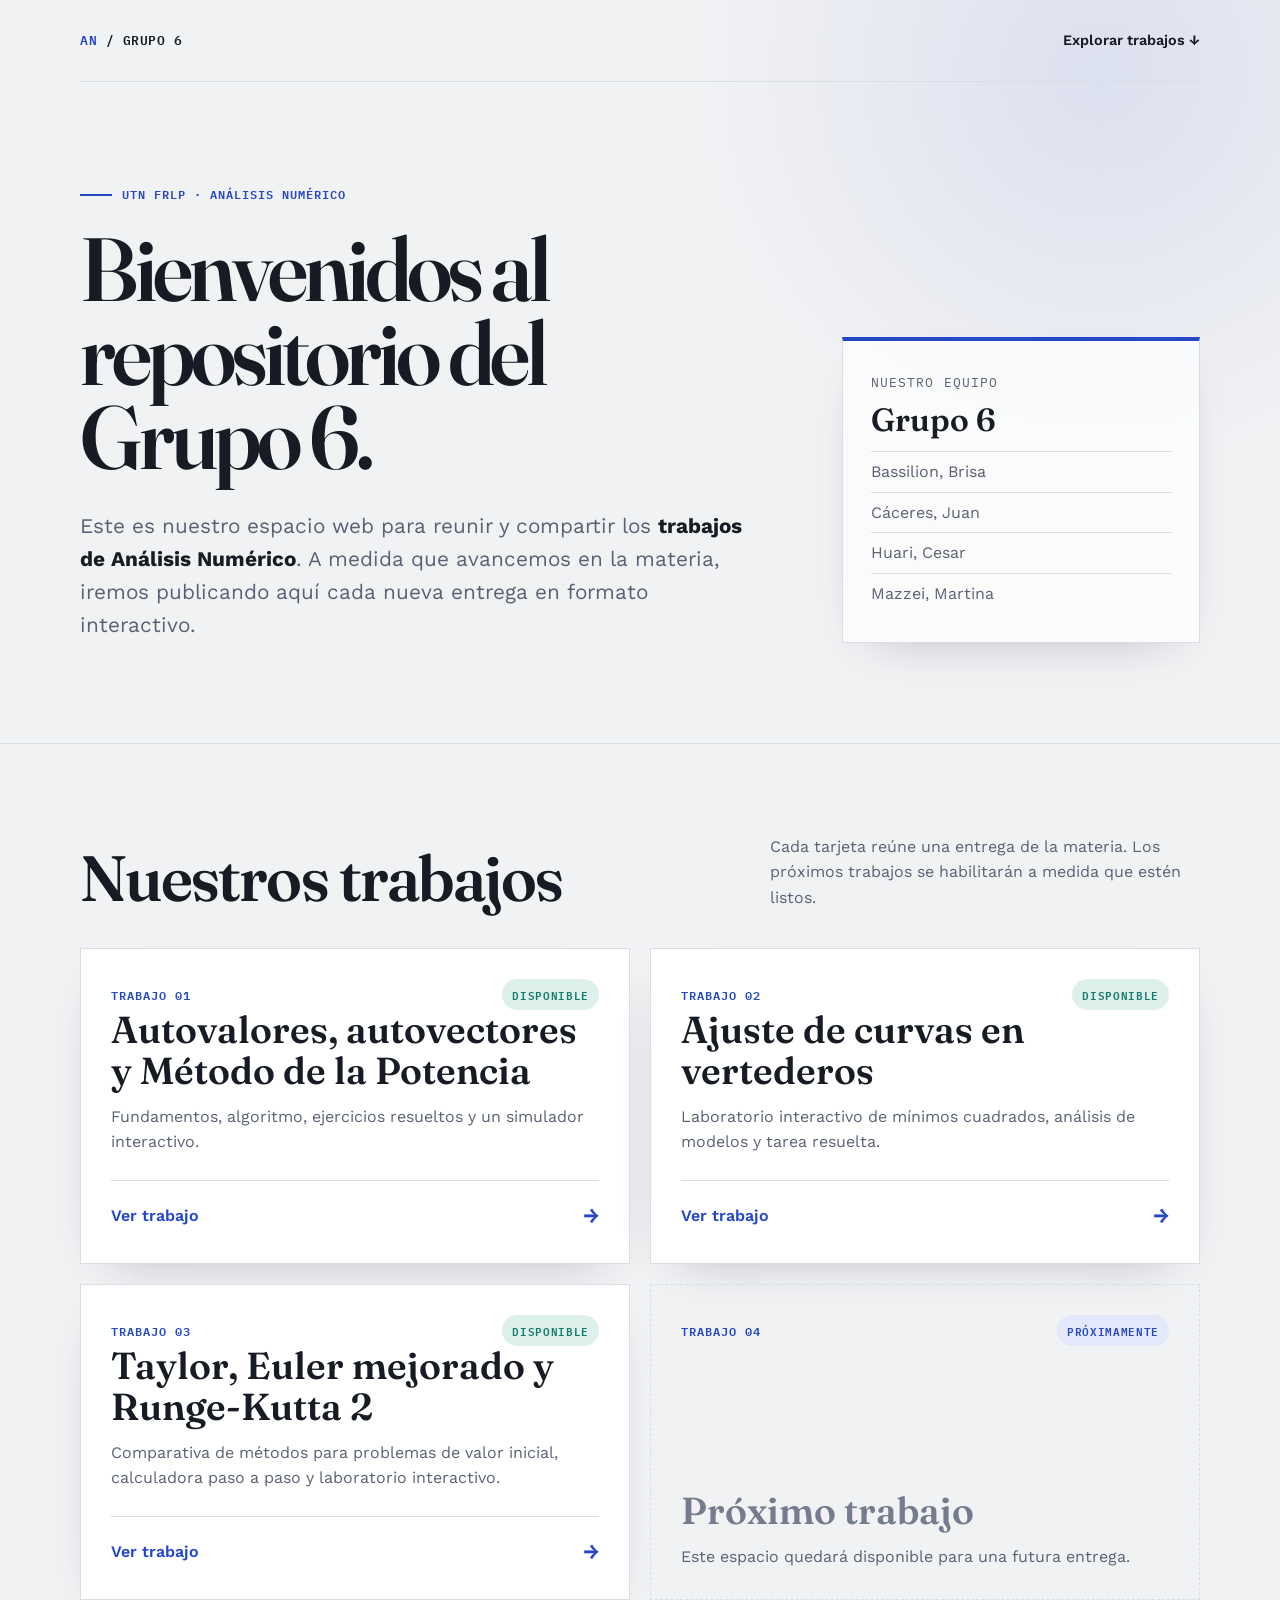
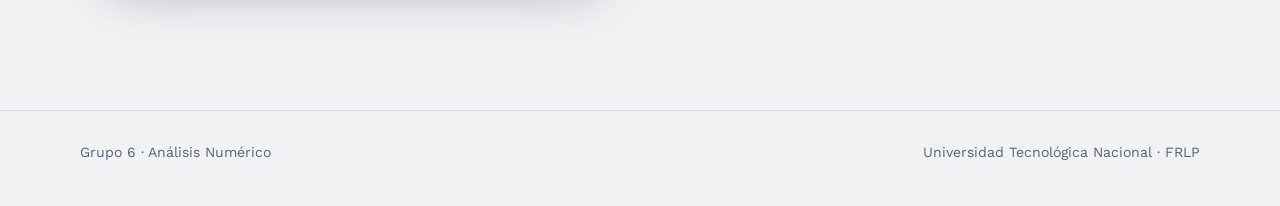
<file: index.html>
<!doctype html>
<html lang="es">
<head>
  <meta charset="utf-8">
  <meta name="viewport" content="width=device-width, initial-scale=1">
  <meta name="description" content="Repositorio web del Grupo 6 para los trabajos de Análisis Numérico de la UTN FRLP.">
  <title>Grupo 6 · Análisis Numérico</title>
  <link rel="preconnect" href="https://fonts.googleapis.com">
  <link rel="preconnect" href="https://fonts.gstatic.com" crossorigin>
  <link href="https://fonts.googleapis.com/css2?family=Fraunces:opsz,wght@9..144,500;9..144,600;9..144,700&family=IBM+Plex+Mono:wght@500;600&family=Work+Sans:wght@400;500;600;700&display=swap" rel="stylesheet">
  <style>
    :root {
      --paper: #f1f2f4;
      --surface: #ffffff;
      --ink: #171b24;
      --soft: #596173;
      --line: #d9dde4;
      --blue: #2648c7;
      --blue-soft: #e3e8fb;
      --green: #157a6e;
      --shadow: 0 18px 50px -34px rgba(22, 29, 48, .42);
      --display: "Fraunces", Georgia, serif;
      --body: "Work Sans", system-ui, sans-serif;
      --mono: "IBM Plex Mono", monospace;
    }

    * { box-sizing: border-box; }
    html { scroll-behavior: smooth; }
    body {
      margin: 0;
      color: var(--ink);
      background:
        radial-gradient(circle at 86% 4%, rgba(38,72,199,.10), transparent 25rem),
        var(--paper);
      font-family: var(--body);
      line-height: 1.6;
    }

    a { color: inherit; }
    .wrap { width: min(1120px, calc(100% - 40px)); margin: 0 auto; }

    .topbar {
      display: flex;
      align-items: center;
      justify-content: space-between;
      min-height: 82px;
      border-bottom: 1px solid var(--line);
    }
    .brand { font-family: var(--mono); font-size: .82rem; font-weight: 600; letter-spacing: .04em; }
    .brand span { color: var(--blue); }
    .topbar a { text-decoration: none; font-size: .9rem; font-weight: 600; }
    .topbar a:hover { color: var(--blue); }

    .hero {
      display: grid;
      grid-template-columns: 1.45fr .75fr;
      gap: 70px;
      align-items: end;
      padding: 96px 0 100px;
    }
    .eyebrow {
      display: inline-flex;
      align-items: center;
      gap: 10px;
      margin-bottom: 22px;
      color: var(--blue);
      font-family: var(--mono);
      font-size: .78rem;
      font-weight: 600;
      letter-spacing: .08em;
      text-transform: uppercase;
    }
    .eyebrow::before { content: ""; width: 32px; height: 2px; background: currentColor; }
    h1 { margin: 0; max-width: 760px; font: 600 clamp(3.1rem, 7vw, 6.4rem)/.94 var(--display); letter-spacing: -.045em; }
    .hero-copy { margin: 30px 0 0; max-width: 670px; color: var(--soft); font-size: clamp(1.08rem, 2vw, 1.3rem); }
    .hero-copy strong { color: var(--ink); }

    .group-card {
      padding: 28px;
      border: 1px solid var(--line);
      border-top: 4px solid var(--blue);
      background: rgba(255,255,255,.72);
      box-shadow: var(--shadow);
    }
    .group-card small { color: var(--soft); font-family: var(--mono); text-transform: uppercase; letter-spacing: .08em; }
    .group-card h2 { margin: 8px 0 14px; font: 600 2rem/1.1 var(--display); }
    .members { margin: 0; padding: 0; list-style: none; color: var(--soft); }
    .members li { padding: 7px 0; border-top: 1px solid var(--line); }

    .works { padding: 90px 0 110px; border-top: 1px solid var(--line); }
    .section-head { display: flex; justify-content: space-between; gap: 30px; align-items: end; margin-bottom: 38px; }
    .section-head h2 { margin: 0; font: 600 clamp(2.2rem, 5vw, 4rem)/1 var(--display); letter-spacing: -.03em; }
    .section-head p { max-width: 430px; margin: 0; color: var(--soft); }
    .grid { display: grid; grid-template-columns: repeat(2, 1fr); gap: 20px; }

    .work-card {
      min-height: 310px;
      display: flex;
      flex-direction: column;
      padding: 30px;
      border: 1px solid var(--line);
      background: var(--surface);
      box-shadow: var(--shadow);
      transition: transform .2s ease, border-color .2s ease, box-shadow .2s ease;
    }
    a.work-card { text-decoration: none; }
    a.work-card:hover { transform: translateY(-5px); border-color: var(--blue); box-shadow: 0 24px 54px -32px rgba(38,72,199,.44); }
    a.work-card:focus-visible { outline: 3px solid var(--blue); outline-offset: 4px; }
    .card-top { display: flex; justify-content: space-between; align-items: center; }
    .number { font: 600 .78rem var(--mono); color: var(--blue); letter-spacing: .08em; }
    .status { padding: 6px 10px; border-radius: 99px; font: 600 .7rem var(--mono); text-transform: uppercase; letter-spacing: .06em; background: #def0ec; color: var(--green); }
    .work-card h3 { margin: auto 0 12px; max-width: 510px; font: 600 clamp(1.65rem, 3vw, 2.35rem)/1.08 var(--display); }
    .work-card p { margin: 0; color: var(--soft); }
    .open { display: flex; justify-content: space-between; align-items: center; margin-top: 25px; padding-top: 18px; border-top: 1px solid var(--line); color: var(--blue); font-weight: 600; }
    .arrow { font-size: 1.35rem; transition: transform .2s ease; }
    a.work-card:hover .arrow { transform: translateX(5px); }

    .work-card.pending { background: transparent; border-style: dashed; box-shadow: none; }
    .pending .status { background: var(--blue-soft); color: var(--blue); }
    .pending h3 { color: #747c8d; }

    footer { border-top: 1px solid var(--line); }
    .footer-inner { display: flex; justify-content: space-between; gap: 20px; padding: 30px 0 42px; color: var(--soft); font-size: .88rem; }

    @media (max-width: 800px) {
      .hero { grid-template-columns: 1fr; gap: 46px; padding: 70px 0 74px; }
      .grid { grid-template-columns: 1fr; }
      .section-head { display: block; }
      .section-head p { margin-top: 16px; }
      .work-card { min-height: 270px; }
    }
    @media (max-width: 520px) {
      .wrap { width: min(100% - 28px, 1120px); }
      .topbar { min-height: 68px; }
      .topbar a { display: none; }
      h1 { font-size: 3.25rem; }
      .hero { padding-top: 55px; }
      .works { padding: 70px 0 80px; }
      .work-card { padding: 24px; }
      .footer-inner { display: block; }
    }
    @media (prefers-reduced-motion: reduce) { * { scroll-behavior: auto !important; transition: none !important; } }
  </style>
</head>
<body>
  <header class="wrap topbar">
    <div class="brand"><span>AN</span> / GRUPO 6</div>
    <a href="#trabajos">Explorar trabajos ↓</a>
  </header>

  <main>
    <section class="wrap hero">
      <div>
        <span class="eyebrow">UTN FRLP · Análisis Numérico</span>
        <h1>Bienvenidos al repositorio del Grupo 6.</h1>
        <p class="hero-copy">Este es nuestro espacio web para reunir y compartir los <strong>trabajos de Análisis Numérico</strong>. A medida que avancemos en la materia, iremos publicando aquí cada nueva entrega en formato interactivo.</p>
      </div>
      <aside class="group-card" aria-label="Integrantes del Grupo 6">
        <small>Nuestro equipo</small>
        <h2>Grupo 6</h2>
        <ul class="members">
          <li>Bassilion, Brisa</li>
          <li>Cáceres, Juan</li>
          <li>Huari, Cesar</li>
          <li>Mazzei, Martina</li>
        </ul>
      </aside>
    </section>

    <section class="works" id="trabajos">
      <div class="wrap">
        <div class="section-head">
          <h2>Nuestros trabajos</h2>
          <p>Cada tarjeta reúne una entrega de la materia. Los próximos trabajos se habilitarán a medida que estén listos.</p>
        </div>

        <div class="grid">
          <a class="work-card" href="trabajo-metodo-potencia.html">
            <div class="card-top"><span class="number">TRABAJO 01</span><span class="status">Disponible</span></div>
            <h3>Autovalores, autovectores y Método de la Potencia</h3>
            <p>Fundamentos, algoritmo, ejercicios resueltos y un simulador interactivo.</p>
            <span class="open">Ver trabajo <span class="arrow" aria-hidden="true">→</span></span>
          </a>

          <a class="work-card" href="Vertederos_interactivo.html">
            <div class="card-top"><span class="number">TRABAJO 02</span><span class="status">Disponible</span></div>
            <h3>Ajuste de curvas en vertederos</h3>
            <p>Laboratorio interactivo de mínimos cuadrados, análisis de modelos y tarea resuelta.</p>
            <span class="open">Ver trabajo <span class="arrow" aria-hidden="true">→</span></span>
          </a>

          <a class="work-card" href="tp3-taylor-euler-rk2/">
            <div class="card-top"><span class="number">TRABAJO 03</span><span class="status">Disponible</span></div>
            <h3>Taylor, Euler mejorado y Runge-Kutta 2</h3>
            <p>Comparativa de métodos para problemas de valor inicial, calculadora paso a paso y laboratorio interactivo.</p>
            <span class="open">Ver trabajo <span class="arrow" aria-hidden="true">→</span></span>
          </a>

          <article class="work-card pending">
            <div class="card-top"><span class="number">TRABAJO 04</span><span class="status">Próximamente</span></div>
            <h3>Próximo trabajo</h3>
            <p>Este espacio quedará disponible para una futura entrega.</p>
          </article>
        </div>
      </div>
    </section>
  </main>

  <footer>
    <div class="wrap footer-inner">
      <span>Grupo 6 · Análisis Numérico</span>
      <span>Universidad Tecnológica Nacional · FRLP</span>
    </div>
  </footer>
</body>
</html>
</file>
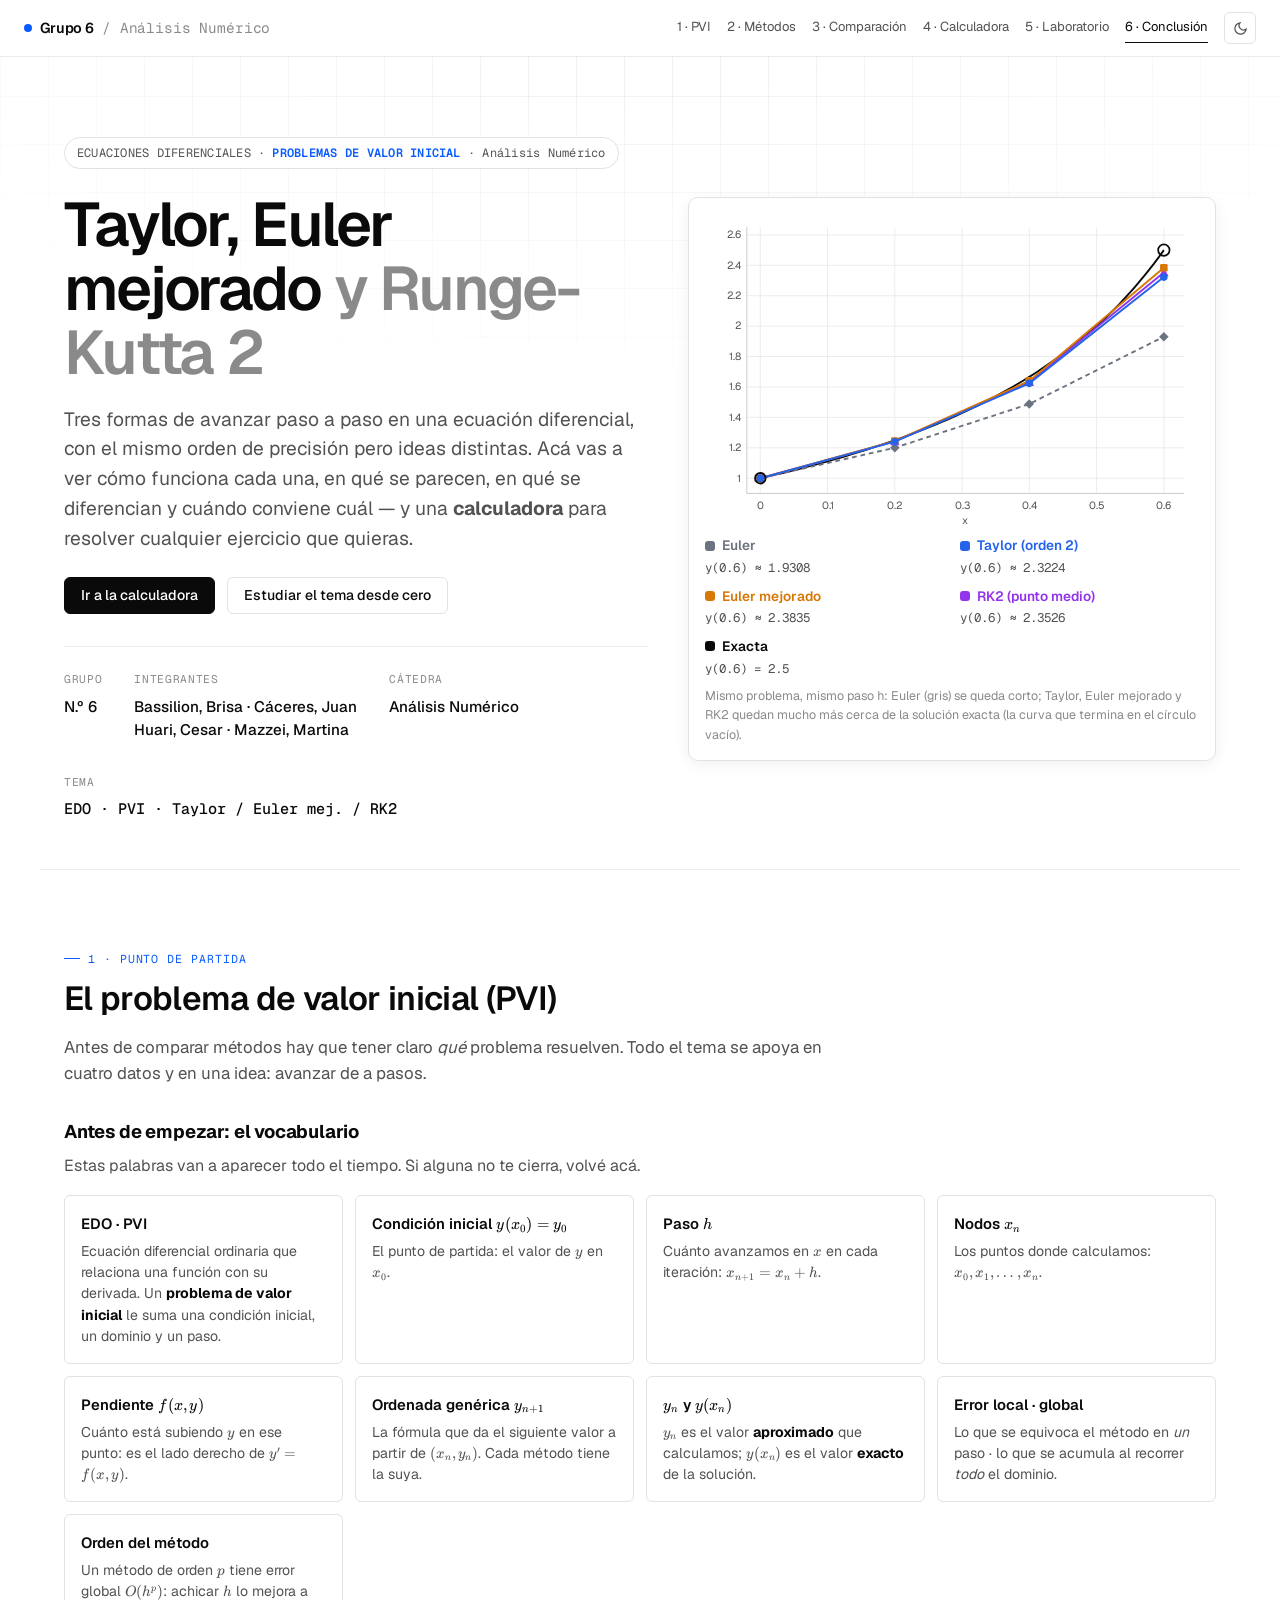
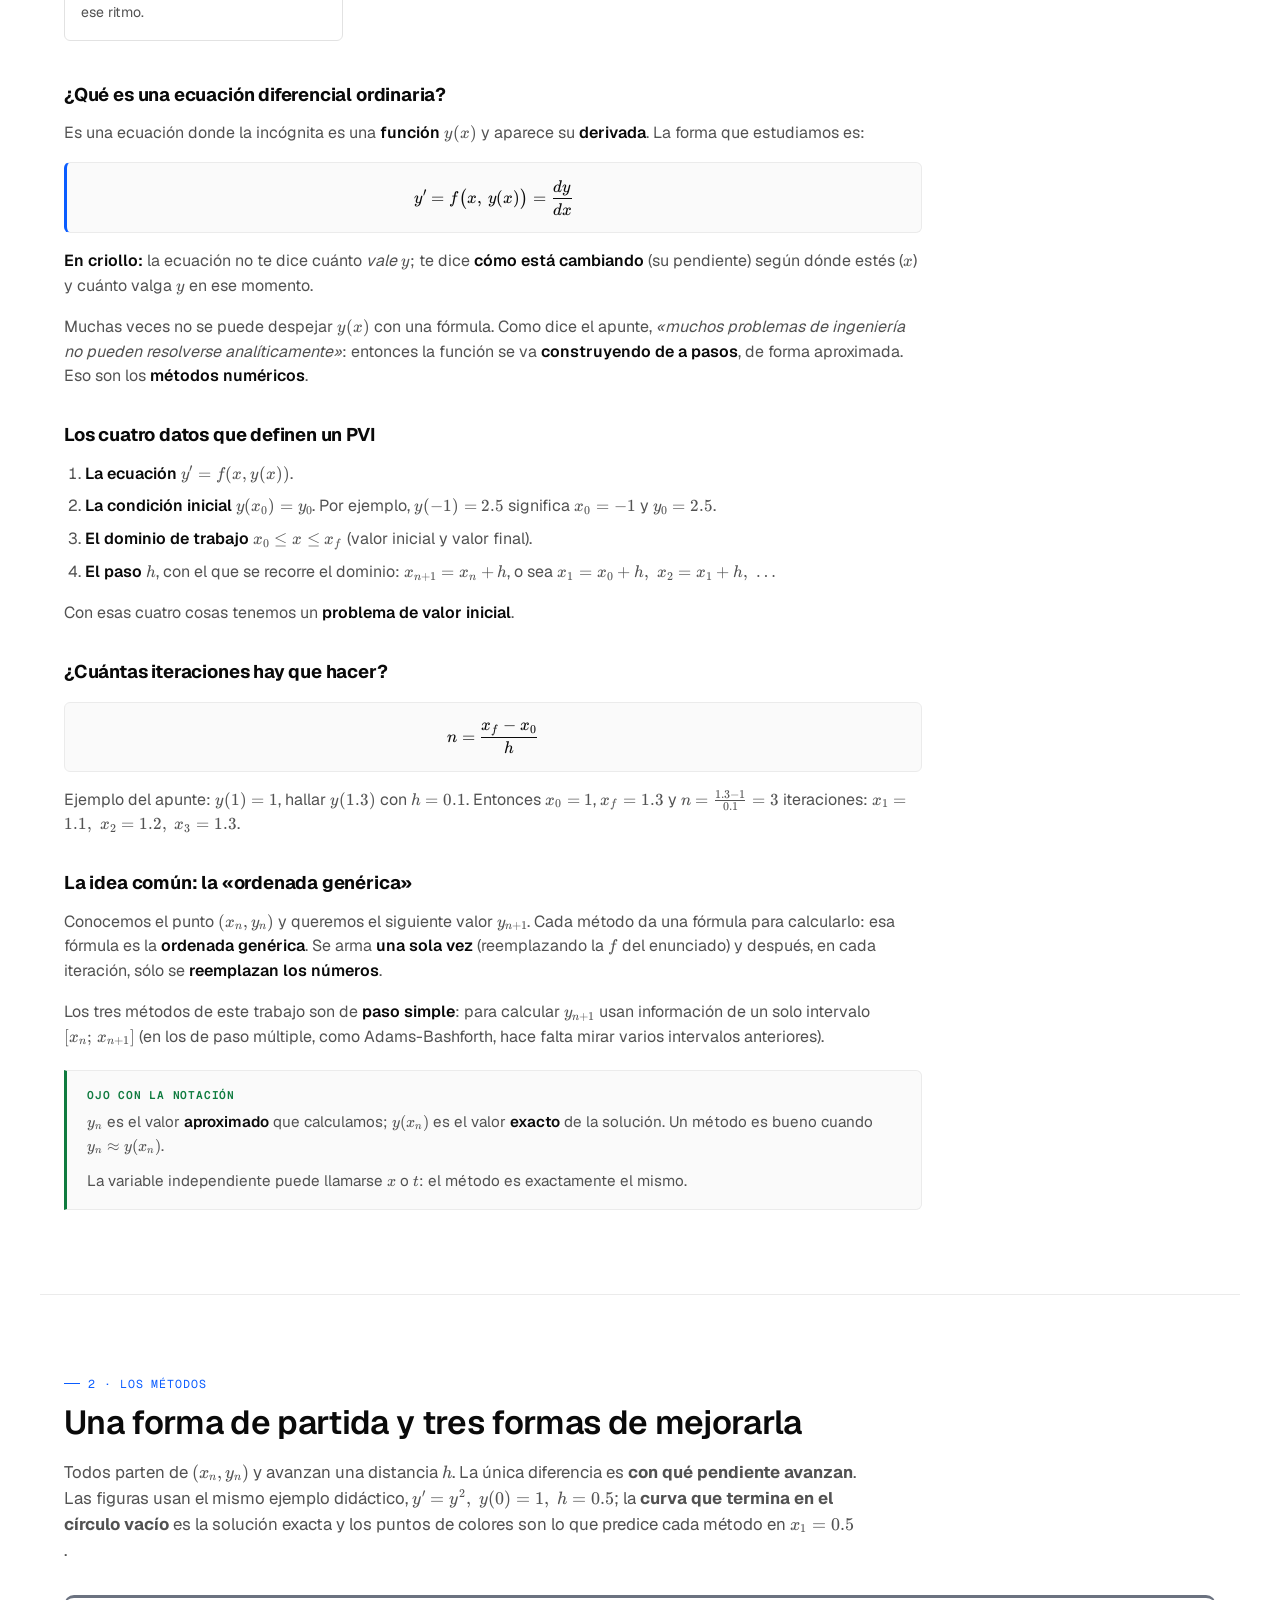
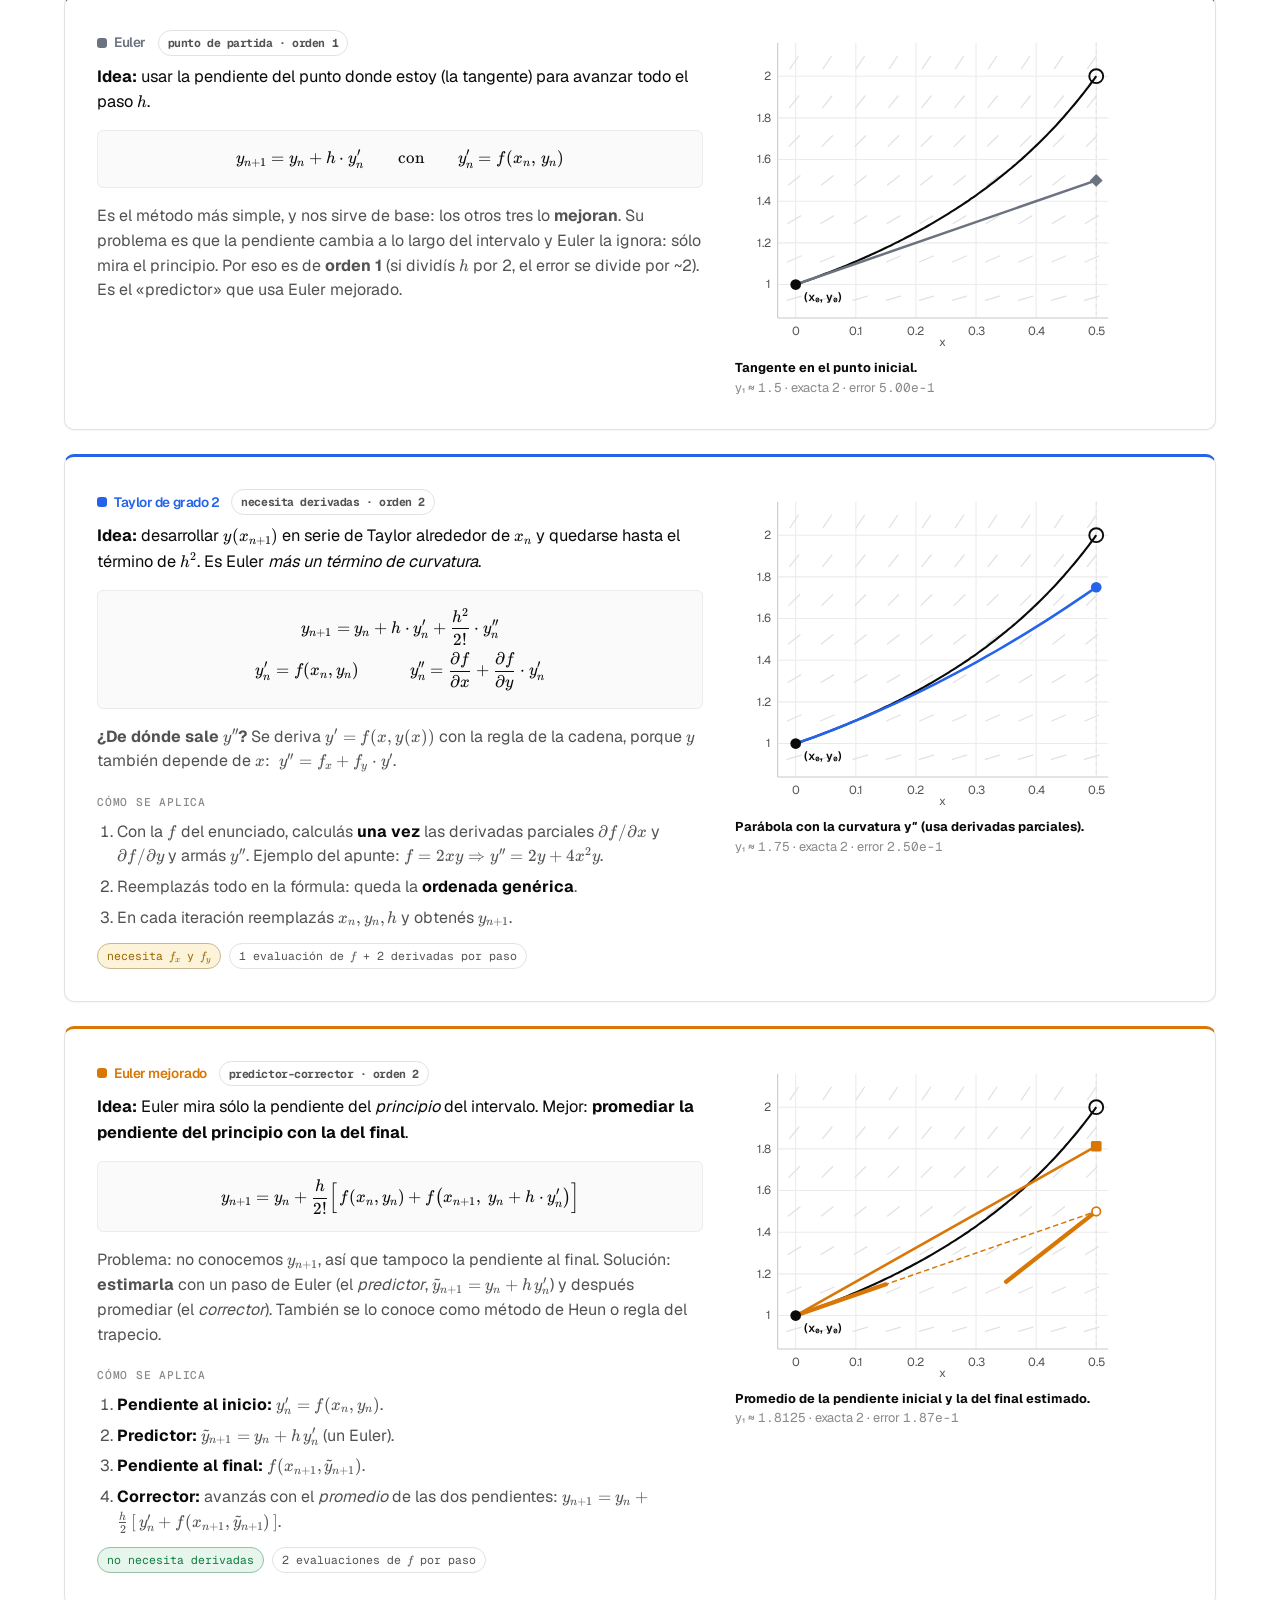
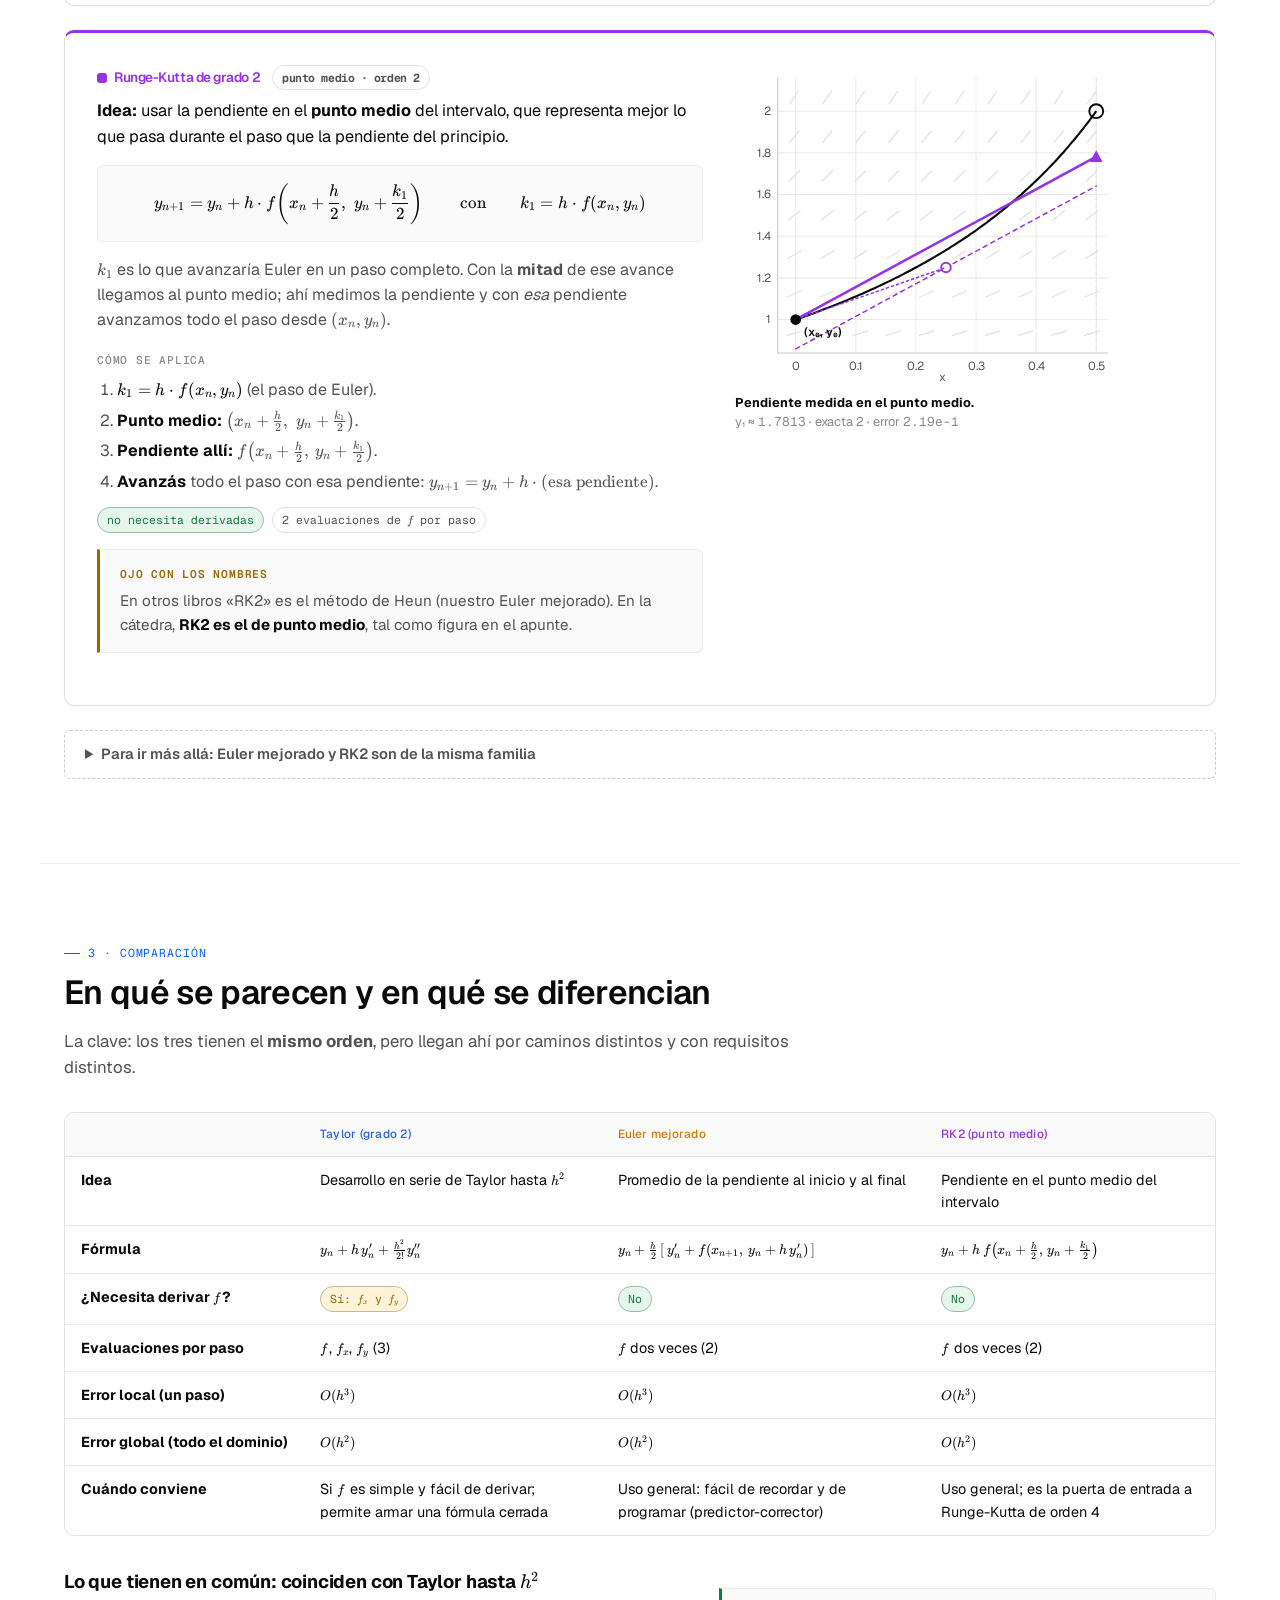
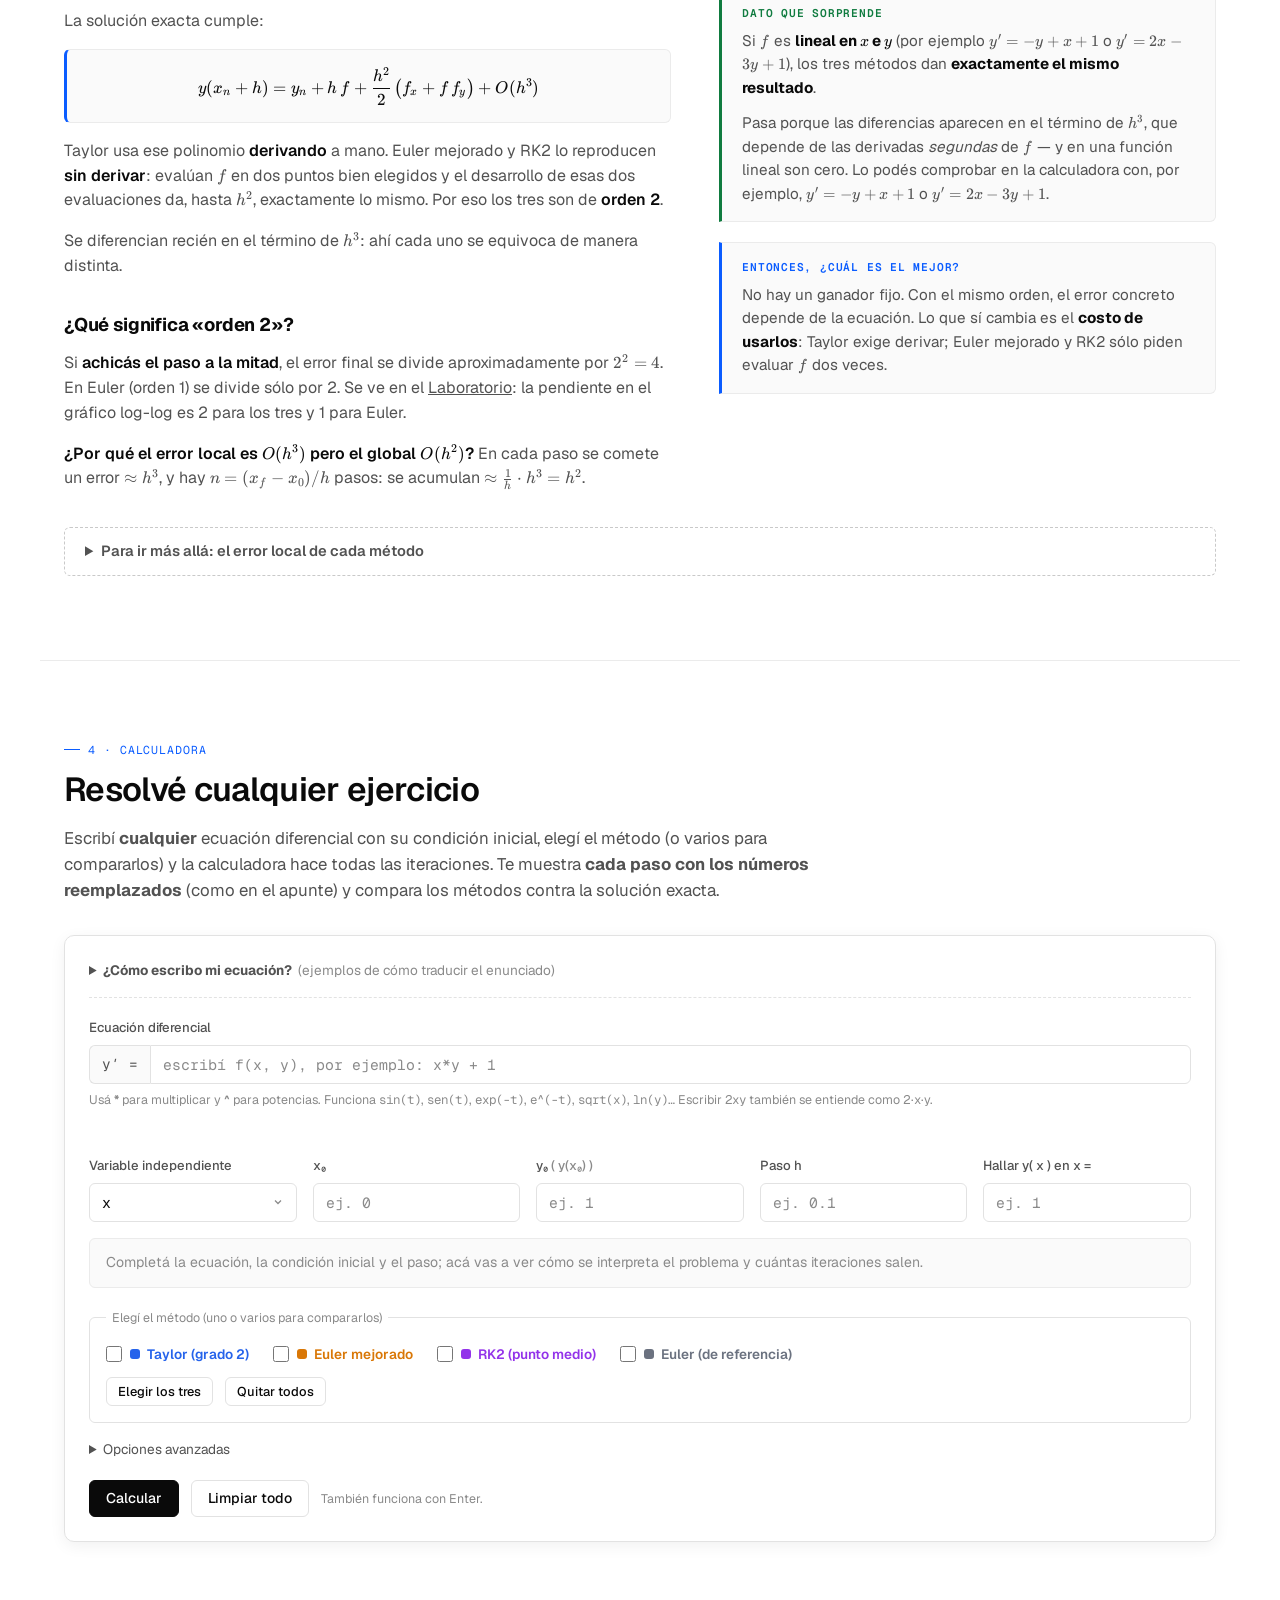
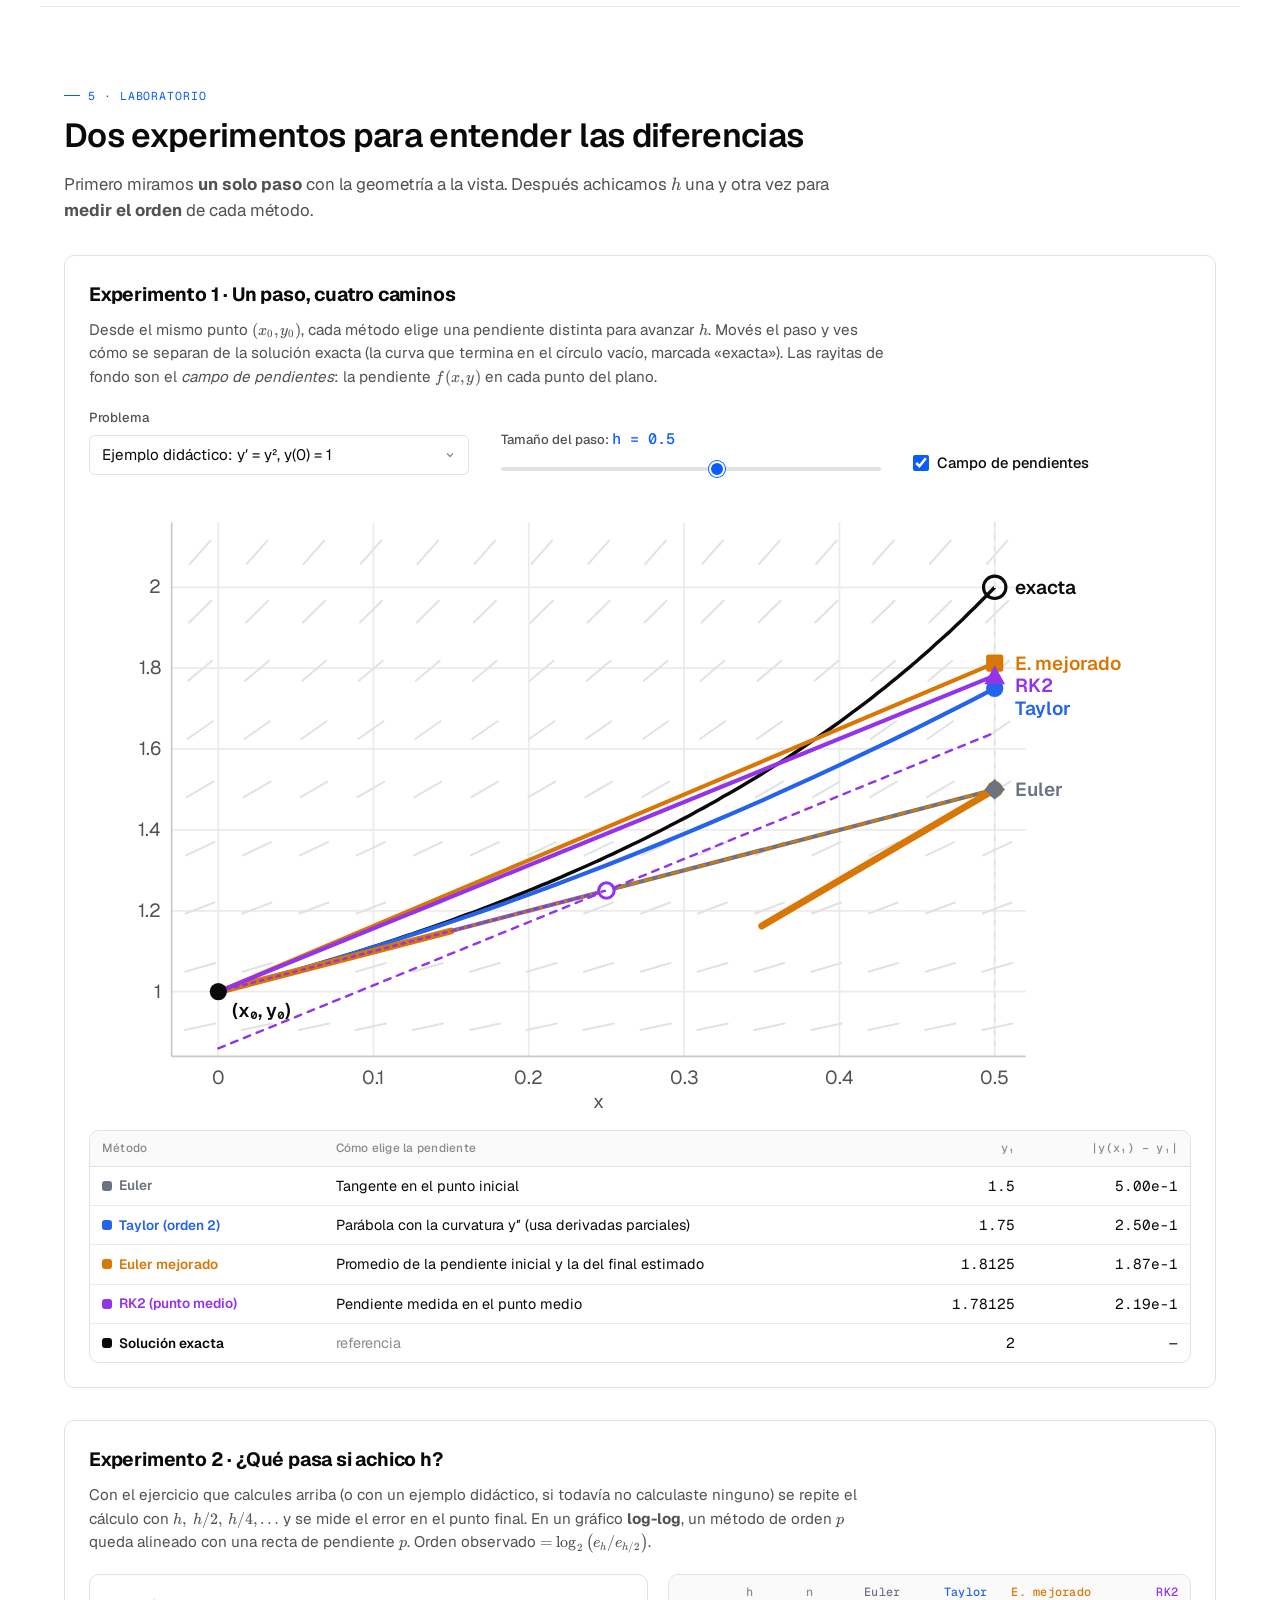
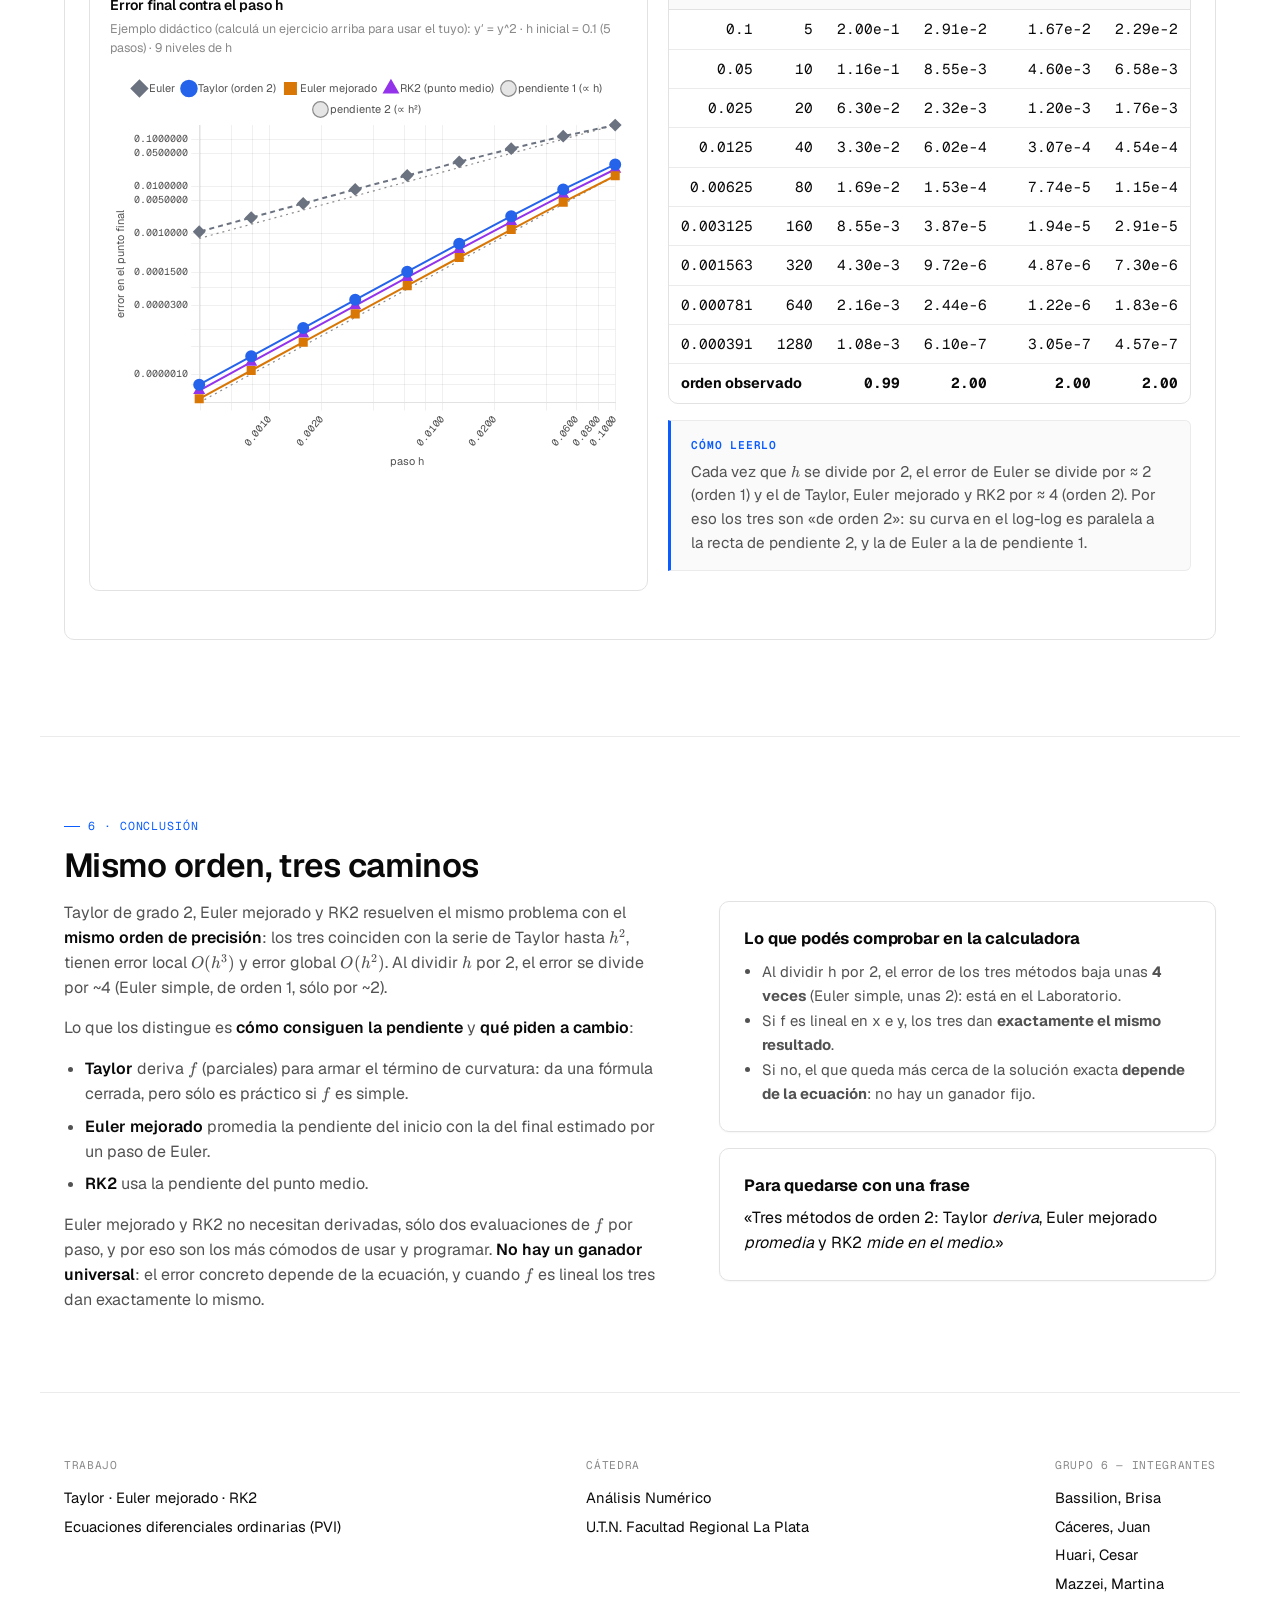
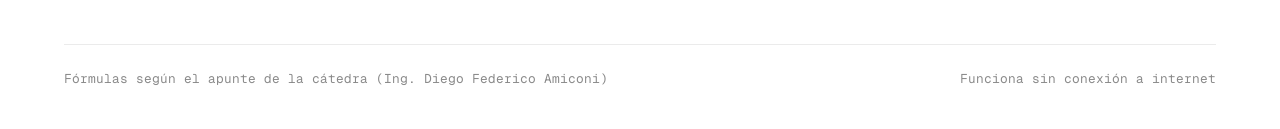
<file: tp3-taylor-euler-rk2/index.html>
<!doctype html>
<html lang="es">
<head>
<meta charset="UTF-8" />
<meta name="viewport" content="width=device-width, initial-scale=1" />
<title>Taylor, Euler mejorado y RK2 · Grupo 6</title>
<meta name="description" content="Comparativa de los métodos de Taylor (orden 2), Euler mejorado y Runge-Kutta 2 para problemas de valor inicial — Análisis Numérico, Grupo 6." />
<link rel="icon" href="data:image/svg+xml,<svg xmlns=%22http://www.w3.org/2000/svg%22 viewBox=%220 0 100 100%22><text y=%22.9em%22 font-size=%2290%22>∫</text></svg>" />
<link rel="stylesheet" href="vendor/katex/katex.min.css" />
<link rel="stylesheet" href="css/styles.css" />
</head>
<body>
<div class="grid-bg" aria-hidden="true"></div>

<!-- ======================= NAV ======================= -->
<header class="topnav">
  <a class="brand" href="#inicio"><span class="dot"></span> Grupo&nbsp;6 <span class="mono muted" style="font-weight:400;">/ Análisis Numérico</span></a>
  <nav aria-label="Secciones">
    <div class="navlinks" id="navlinks">
      <a href="#pvi">1 · PVI</a>
      <a href="#metodos">2 · Métodos</a>
      <a href="#comparacion">3 · Comparación</a>
      <a href="#calculadora">4 · Calculadora</a>
      <a href="#laboratorio">5 · Laboratorio</a>
      <a href="#conclusion">6 · Conclusión</a>
    </div>
    <button class="icon-btn menu-btn" id="menuBtn" aria-label="Abrir menú" aria-expanded="false">
      <svg viewBox="0 0 24 24" fill="none" stroke="currentColor" stroke-width="2"><path d="M4 7h16M4 12h16M4 17h16"/></svg>
    </button>
    <button class="icon-btn theme-toggle" id="themeToggle" aria-label="Cambiar tema" title="Cambiar tema">
      <svg class="moon" viewBox="0 0 24 24" fill="none" stroke="currentColor" stroke-width="2"><path d="M21 12.8A9 9 0 1 1 11.2 3 7 7 0 0 0 21 12.8Z"/></svg>
      <svg class="sun" viewBox="0 0 24 24" fill="none" stroke="currentColor" stroke-width="2"><circle cx="12" cy="12" r="4"/><path d="M12 2v2M12 20v2M4.9 4.9l1.4 1.4M17.7 17.7l1.4 1.4M2 12h2M20 12h2M4.9 19.1l1.4-1.4M17.7 6.3l1.4-1.4"/></svg>
    </button>
  </nav>
</header>

<!-- ======================= HERO ======================= -->
<section class="hero container" id="inicio">
  <div class="hero-grid">
    <div>
      <div class="kicker">ECUACIONES&nbsp;DIFERENCIALES · <b>PROBLEMAS&nbsp;DE&nbsp;VALOR&nbsp;INICIAL</b> · Análisis Numérico</div>
      <h1 class="reveal">Taylor, Euler mejorado <em>y Runge-Kutta 2</em></h1>
      <p class="lede reveal">Tres formas de avanzar paso a paso en una ecuación diferencial, con el mismo orden de precisión pero ideas distintas. Acá vas a ver cómo funciona cada una, en qué se parecen, en qué se diferencian y cuándo conviene cuál — y una <strong>calculadora</strong> para resolver cualquier ejercicio que quieras.</p>
      <div class="hero-cta reveal">
        <a class="btn primary" href="#calculadora">Ir a la calculadora</a>
        <a class="btn" href="#pvi">Estudiar el tema desde cero</a>
      </div>
      <div class="hero-meta reveal">
        <div class="item"><div class="label">Grupo</div><div class="value">N.º 6</div></div>
        <div class="item"><div class="label">Integrantes</div><div class="value">Bassilion, Brisa · Cáceres, Juan<br>Huari, Cesar · Mazzei, Martina</div></div>
        <div class="item"><div class="label">Cátedra</div><div class="value">Análisis Numérico</div></div>
        <div class="item"><div class="label">Tema</div><div class="value mono">EDO · PVI · Taylor / Euler mej. / RK2</div></div>
      </div>
    </div>
    <div class="hero-fig reveal">
      <div id="heroFigure"></div>
      <div class="cap">Mismo problema, mismo paso <span class="mono">h</span>: Euler (gris) se queda corto; Taylor, Euler mejorado y RK2 quedan mucho más cerca de la solución exacta (la curva que termina en el círculo vacío).</div>
    </div>
  </div>
</section>

<!-- ======================= 1. PVI ======================= -->
<section class="block container" id="pvi">
  <div class="eyebrow reveal">1 · Punto de partida</div>
  <h2 class="section-title reveal">El problema de valor inicial (PVI)</h2>
  <p class="section-lede reveal">Antes de comparar métodos hay que tener claro <em>qué</em> problema resuelven. Todo el tema se apoya en cuatro datos y en una idea: avanzar de a pasos.</p>

  <div class="reveal" style="margin-bottom:var(--space-10);">
    <h3 style="margin:0 0 var(--space-2); font-size:1.15rem;">Antes de empezar: el vocabulario</h3>
    <p style="color:var(--text-secondary); margin:0 0 var(--space-4); max-width:70ch;">Estas palabras van a aparecer todo el tiempo. Si alguna no te cierra, volvé acá.</p>
    <div class="gloss-grid">
      <div class="gloss"><div class="term">EDO · PVI</div><div class="def">Ecuación diferencial ordinaria que relaciona una función con su derivada. Un <b>problema de valor inicial</b> le suma una condición inicial, un dominio y un paso.</div></div>
      <div class="gloss"><div class="term">Condición inicial \(y(x_0) = y_0\)</div><div class="def">El punto de partida: el valor de \(y\) en \(x_0\).</div></div>
      <div class="gloss"><div class="term">Paso \(h\)</div><div class="def">Cuánto avanzamos en \(x\) en cada iteración: \(x_{n+1} = x_n + h\).</div></div>
      <div class="gloss"><div class="term">Nodos \(x_n\)</div><div class="def">Los puntos donde calculamos: \(x_0, x_1, \dots, x_n\).</div></div>
      <div class="gloss"><div class="term">Pendiente \(f(x,y)\)</div><div class="def">Cuánto está subiendo \(y\) en ese punto: es el lado derecho de \(y' = f(x,y)\).</div></div>
      <div class="gloss"><div class="term">Ordenada genérica \(y_{n+1}\)</div><div class="def">La fórmula que da el siguiente valor a partir de \((x_n, y_n)\). Cada método tiene la suya.</div></div>
      <div class="gloss"><div class="term">\(y_n\) y \(y(x_n)\)</div><div class="def">\(y_n\) es el valor <b>aproximado</b> que calculamos; \(y(x_n)\) es el valor <b>exacto</b> de la solución.</div></div>
      <div class="gloss"><div class="term">Error local · global</div><div class="def">Lo que se equivoca el método en <em>un</em> paso · lo que se acumula al recorrer <em>todo</em> el dominio.</div></div>
      <div class="gloss"><div class="term">Orden del método</div><div class="def">Un método de orden \(p\) tiene error global \(O(h^p)\): achicar \(h\) lo mejora a ese ritmo.</div></div>
    </div>
  </div>

  <div class="prose reveal" style="max-width:78ch;">
      <h3>¿Qué es una ecuación diferencial ordinaria?</h3>
      <p>Es una ecuación donde la incógnita es una <strong>función</strong> \(y(x)\) y aparece su <strong>derivada</strong>. La forma que estudiamos es:</p>
      <div class="eqn accent">\[ y' = f\big(x,\,y(x)\big) = \frac{dy}{dx} \]</div>
      <p><strong>En criollo:</strong> la ecuación no te dice cuánto <em>vale</em> \(y\); te dice <strong>cómo está cambiando</strong> (su pendiente) según dónde estés (\(x\)) y cuánto valga \(y\) en ese momento.</p>
      <p>Muchas veces no se puede despejar \(y(x)\) con una fórmula. Como dice el apunte, <em>«muchos problemas de ingeniería no pueden resolverse analíticamente»</em>: entonces la función se va <strong>construyendo de a pasos</strong>, de forma aproximada. Eso son los <strong>métodos numéricos</strong>.</p>

      <h3>Los cuatro datos que definen un PVI</h3>
      <ol>
        <li><strong>La ecuación</strong> \(y' = f(x, y(x))\).</li>
        <li><strong>La condición inicial</strong> \(y(x_0) = y_0\). Por ejemplo, \(y(-1) = 2.5\) significa \(x_0 = -1\) y \(y_0 = 2.5\).</li>
        <li><strong>El dominio de trabajo</strong> \(x_0 \le x \le x_f\) (valor inicial y valor final).</li>
        <li><strong>El paso</strong> \(h\), con el que se recorre el dominio: \(x_{n+1} = x_n + h\), o sea \(x_1 = x_0 + h,\; x_2 = x_1 + h,\; \dots\)</li>
      </ol>
      <p>Con esas cuatro cosas tenemos un <strong>problema de valor inicial</strong>.</p>

      <h3>¿Cuántas iteraciones hay que hacer?</h3>
      <div class="eqn">\[ n = \frac{x_f - x_0}{h} \]</div>
      <p>Ejemplo del apunte: \(y(1) = 1\), hallar \(y(1.3)\) con \(h = 0.1\). Entonces \(x_0 = 1\), \(x_f = 1.3\) y \(n = \frac{1.3 - 1}{0.1} = 3\) iteraciones: \(x_1 = 1.1,\; x_2 = 1.2,\; x_3 = 1.3\).</p>

      <h3>La idea común: la «ordenada genérica»</h3>
      <p>Conocemos el punto \((x_n, y_n)\) y queremos el siguiente valor \(y_{n+1}\). Cada método da una fórmula para calcularlo: esa fórmula es la <strong>ordenada genérica</strong>. Se arma <strong>una sola vez</strong> (reemplazando la \(f\) del enunciado) y después, en cada iteración, sólo se <strong>reemplazan los números</strong>.</p>
      <p>Los tres métodos de este trabajo son de <strong>paso simple</strong>: para calcular \(y_{n+1}\) usan información de un solo intervalo \([x_n;\,x_{n+1}]\) (en los de paso múltiple, como Adams-Bashforth, hace falta mirar varios intervalos anteriores).</p>

      <div class="callout tip"><span class="ttl">Ojo con la notación</span>
        <p>\(y_n\) es el valor <strong>aproximado</strong> que calculamos; \(y(x_n)\) es el valor <strong>exacto</strong> de la solución. Un método es bueno cuando \(y_n \approx y(x_n)\).</p>
        <p>La variable independiente puede llamarse \(x\) o \(t\): el método es exactamente el mismo.</p>
      </div>
    </div>
</section>

<!-- ======================= 2. MÉTODOS ======================= -->
<section class="block container" id="metodos">
  <div class="eyebrow reveal">2 · Los métodos</div>
  <h2 class="section-title reveal">Una forma de partida y tres formas de mejorarla</h2>
  <p class="section-lede reveal">Todos parten de \((x_n, y_n)\) y avanzan una distancia \(h\). La única diferencia es <strong>con qué pendiente avanzan</strong>. Las figuras usan el mismo ejemplo didáctico, \(y' = y^2,\; y(0) = 1,\; h = 0.5\); la <strong>curva que termina en el círculo vacío</strong> es la solución exacta y los puntos de colores son lo que predice cada método en \(x_1 = 0.5\).</p>

  <!-- Euler -->
  <article class="method-card m-euler reveal" id="m-euler">
    <div>
      <h3><span class="mbadge mb-euler">Euler</span> <span class="badge">punto de partida · orden 1</span></h3>
      <p class="idea"><strong>Idea:</strong> usar la pendiente del punto donde estoy (la tangente) para avanzar todo el paso \(h\).</p>
      <div class="eqn">\[ y_{n+1} = y_n + h\cdot y'_n \qquad\text{con}\qquad y'_n = f(x_n,\,y_n) \]</div>
      <p style="color:var(--text-secondary);">Es el método más simple, y nos sirve de base: los otros tres lo <strong>mejoran</strong>. Su problema es que la pendiente cambia a lo largo del intervalo y Euler la ignora: sólo mira el principio. Por eso es de <strong>orden 1</strong> (si dividís \(h\) por 2, el error se divide por ~2). Es el «predictor» que usa Euler mejorado.</p>
    </div>
    <div><div id="fig-euler"></div></div>
  </article>

  <!-- Taylor -->
  <article class="method-card m-taylor reveal" id="m-taylor">
    <div>
      <h3><span class="mbadge mb-taylor">Taylor de grado 2</span> <span class="badge">necesita derivadas · orden 2</span></h3>
      <p class="idea"><strong>Idea:</strong> desarrollar \(y(x_{n+1})\) en serie de Taylor alrededor de \(x_n\) y quedarse hasta el término de \(h^2\). Es Euler <em>más un término de curvatura</em>.</p>
      <div class="eqn">\[ y_{n+1} = y_n + h\cdot y'_n + \frac{h^2}{2!}\cdot y''_n \]
        \[ y'_n = f(x_n, y_n) \qquad\quad y''_n = \frac{\partial f}{\partial x} + \frac{\partial f}{\partial y}\cdot y'_n \]</div>
      <p style="color:var(--text-secondary);"><strong>¿De dónde sale \(y''\)?</strong> Se deriva \(y' = f(x, y(x))\) con la regla de la cadena, porque \(y\) también depende de \(x\): \(\;y'' = f_x + f_y\cdot y'\).</p>
      <h4>Cómo se aplica</h4>
      <ol>
        <li>Con la \(f\) del enunciado, calculás <strong>una vez</strong> las derivadas parciales \(\partial f/\partial x\) y \(\partial f/\partial y\) y armás \(y''\). Ejemplo del apunte: \(f = 2xy \Rightarrow y'' = 2y + 4x^2y\).</li>
        <li>Reemplazás todo en la fórmula: queda la <strong>ordenada genérica</strong>.</li>
        <li>En cada iteración reemplazás \(x_n, y_n, h\) y obtenés \(y_{n+1}\).</li>
      </ol>
      <div class="needs"><span class="badge warn">necesita \(f_x\) y \(f_y\)</span><span class="badge">1 evaluación de \(f\) + 2 derivadas por paso</span></div>
    </div>
    <div><div id="fig-taylor"></div></div>
  </article>

  <!-- Euler mejorado -->
  <article class="method-card m-heun reveal" id="m-heun">
    <div>
      <h3><span class="mbadge mb-heun">Euler mejorado</span> <span class="badge">predictor-corrector · orden 2</span></h3>
      <p class="idea"><strong>Idea:</strong> Euler mira sólo la pendiente del <em>principio</em> del intervalo. Mejor: <strong>promediar la pendiente del principio con la del final</strong>.</p>
      <div class="eqn">\[ y_{n+1} = y_n + \frac{h}{2!}\Big[\, f(x_n, y_n) + f\big(x_{n+1},\; y_n + h\cdot y'_n\big) \Big] \]</div>
      <p style="color:var(--text-secondary);">Problema: no conocemos \(y_{n+1}\), así que tampoco la pendiente al final. Solución: <strong>estimarla</strong> con un paso de Euler (el <em>predictor</em>, \(\tilde y_{n+1} = y_n + h\,y'_n\)) y después promediar (el <em>corrector</em>). También se lo conoce como método de Heun o regla del trapecio.</p>
      <h4>Cómo se aplica</h4>
      <ol>
        <li><strong>Pendiente al inicio:</strong> \(y'_n = f(x_n, y_n)\).</li>
        <li><strong>Predictor:</strong> \(\tilde y_{n+1} = y_n + h\,y'_n\) (un Euler).</li>
        <li><strong>Pendiente al final:</strong> \(f(x_{n+1}, \tilde y_{n+1})\).</li>
        <li><strong>Corrector:</strong> avanzás con el <em>promedio</em> de las dos pendientes: \(y_{n+1} = y_n + \frac{h}{2}\,[\,y'_n + f(x_{n+1},\tilde y_{n+1})\,]\).</li>
      </ol>
      <div class="needs"><span class="badge ok">no necesita derivadas</span><span class="badge">2 evaluaciones de \(f\) por paso</span></div>
    </div>
    <div><div id="fig-heun"></div></div>
  </article>

  <!-- RK2 -->
  <article class="method-card m-rk2 reveal" id="m-rk2">
    <div>
      <h3><span class="mbadge mb-rk2">Runge-Kutta de grado 2</span> <span class="badge">punto medio · orden 2</span></h3>
      <p class="idea"><strong>Idea:</strong> usar la pendiente en el <strong>punto medio</strong> del intervalo, que representa mejor lo que pasa durante el paso que la pendiente del principio.</p>
      <div class="eqn">\[ y_{n+1} = y_n + h\cdot f\!\left(x_n + \frac{h}{2},\; y_n + \frac{k_1}{2}\right) \qquad\text{con}\qquad k_1 = h\cdot f(x_n, y_n) \]</div>
      <p style="color:var(--text-secondary);">\(k_1\) es lo que avanzaría Euler en un paso completo. Con la <strong>mitad</strong> de ese avance llegamos al punto medio; ahí medimos la pendiente y con <em>esa</em> pendiente avanzamos todo el paso desde \((x_n, y_n)\).</p>
      <h4>Cómo se aplica</h4>
      <ol>
        <li><strong>\(k_1 = h\cdot f(x_n, y_n)\)</strong> (el paso de Euler).</li>
        <li><strong>Punto medio:</strong> \(\big(x_n + \tfrac{h}{2},\; y_n + \tfrac{k_1}{2}\big)\).</li>
        <li><strong>Pendiente allí:</strong> \(f\big(x_n + \tfrac{h}{2},\, y_n + \tfrac{k_1}{2}\big)\).</li>
        <li><strong>Avanzás</strong> todo el paso con esa pendiente: \(y_{n+1} = y_n + h\cdot(\text{esa pendiente})\).</li>
      </ol>
      <div class="needs"><span class="badge ok">no necesita derivadas</span><span class="badge">2 evaluaciones de \(f\) por paso</span></div>
      <div class="callout warn" style="margin-top:var(--space-4);"><span class="ttl">Ojo con los nombres</span>
        <p>En otros libros «RK2» es el método de Heun (nuestro Euler mejorado). En la cátedra, <strong>RK2 es el de punto medio</strong>, tal como figura en el apunte.</p>
      </div>
    </div>
    <div><div id="fig-rk2"></div></div>
  </article>

  <details class="more reveal">
    <summary>Para ir más allá: Euler mejorado y RK2 son de la misma familia</summary>
    <div class="inner">
      <p>Hay una fórmula general para los métodos Runge-Kutta de dos etapas, con un parámetro \(\alpha\):</p>
      <div class="eqn">\[ y_{n+1} = y_n + h\Big[\big(1 - \tfrac{1}{2\alpha}\big)\,s_1 + \tfrac{1}{2\alpha}\,s_2\Big],\qquad s_1 = f(x_n, y_n),\quad s_2 = f\big(x_n + \alpha h,\; y_n + \alpha h\, s_1\big) \]</div>
      <p>Con \(\alpha = 1\) queda \(\tfrac12(s_1 + s_2)\): es el <strong>Euler mejorado</strong>. Con \(\alpha = \tfrac12\) queda \(s_2\): es el <strong>RK2 de punto medio</strong>. Son dos miembros de la misma familia, por eso comparten el orden. (Acá \(s_1\) y \(s_2\) son pendientes; en el apunte \(k_1 = h\cdot f\) ya viene multiplicada por \(h\).)</p>
    </div>
  </details>
</section>

<!-- ======================= 3. COMPARACIÓN ======================= -->
<section class="block container" id="comparacion">
  <div class="eyebrow reveal">3 · Comparación</div>
  <h2 class="section-title reveal">En qué se parecen y en qué se diferencian</h2>
  <p class="section-lede reveal">La clave: los tres tienen el <strong>mismo orden</strong>, pero llegan ahí por caminos distintos y con requisitos distintos.</p>

  <div class="table-wrap reveal" style="margin-bottom:var(--space-8);">
    <table class="data-table">
      <thead><tr><th></th><th class="th-taylor">Taylor (grado 2)</th><th class="th-heun">Euler mejorado</th><th class="th-rk2">RK2 (punto medio)</th></tr></thead>
      <tbody>
        <tr><td><strong>Idea</strong></td><td class="wrap">Desarrollo en serie de Taylor hasta \(h^2\)</td><td class="wrap">Promedio de la pendiente al inicio y al final</td><td class="wrap">Pendiente en el punto medio del intervalo</td></tr>
        <tr><td><strong>Fórmula</strong></td><td>\(y_n + h\,y'_n + \frac{h^2}{2!}y''_n\)</td><td>\(y_n + \frac{h}{2}\,[\,y'_n + f(x_{n+1},\, y_n + h\,y'_n)\,]\)</td><td>\(y_n + h\,f\big(x_n+\frac{h}{2},\, y_n+\frac{k_1}{2}\big)\)</td></tr>
        <tr><td><strong>¿Necesita derivar \(f\)?</strong></td><td><span class="badge warn">Sí: \(f_x\) y \(f_y\)</span></td><td><span class="badge ok">No</span></td><td><span class="badge ok">No</span></td></tr>
        <tr><td><strong>Evaluaciones por paso</strong></td><td>\(f\), \(f_x\), \(f_y\) (3)</td><td>\(f\) dos veces (2)</td><td>\(f\) dos veces (2)</td></tr>
        <tr><td><strong>Error local (un paso)</strong></td><td>\(O(h^3)\)</td><td>\(O(h^3)\)</td><td>\(O(h^3)\)</td></tr>
        <tr><td><strong>Error global (todo el dominio)</strong></td><td>\(O(h^2)\)</td><td>\(O(h^2)\)</td><td>\(O(h^2)\)</td></tr>
        <tr><td><strong>Cuándo conviene</strong></td><td class="wrap">Si \(f\) es simple y fácil de derivar; permite armar una fórmula cerrada</td><td class="wrap">Uso general: fácil de recordar y de programar (predictor-corrector)</td><td class="wrap">Uso general; es la puerta de entrada a Runge-Kutta de orden 4</td></tr>
      </tbody>
    </table>
  </div>

  <div class="two-col">
    <div class="prose reveal">
      <h3>Lo que tienen en común: coinciden con Taylor hasta \(h^2\)</h3>
      <p>La solución exacta cumple:</p>
      <div class="eqn accent">\[ y(x_n + h) = y_n + h\,f + \frac{h^2}{2}\,\big(f_x + f\,f_y\big) + O(h^3) \]</div>
      <p>Taylor usa ese polinomio <strong>derivando</strong> a mano. Euler mejorado y RK2 lo reproducen <strong>sin derivar</strong>: evalúan \(f\) en dos puntos bien elegidos y el desarrollo de esas dos evaluaciones da, hasta \(h^2\), exactamente lo mismo. Por eso los tres son de <strong>orden 2</strong>.</p>
      <p>Se diferencian recién en el término de \(h^3\): ahí cada uno se equivoca de manera distinta.</p>

      <h3>¿Qué significa «orden 2»?</h3>
      <p>Si <strong>achicás el paso a la mitad</strong>, el error final se divide aproximadamente por \(2^2 = 4\). En Euler (orden 1) se divide sólo por 2. Se ve en el <a href="#laboratorio" style="text-decoration:underline;">Laboratorio</a>: la pendiente en el gráfico log-log es 2 para los tres y 1 para Euler.</p>
      <p><strong>¿Por qué el error local es \(O(h^3)\) pero el global \(O(h^2)\)?</strong> En cada paso se comete un error \(\approx h^3\), y hay \(n = (x_f - x_0)/h\) pasos: se acumulan \(\approx \frac{1}{h}\cdot h^3 = h^2\).</p>
    </div>
    <div class="reveal">
      <div class="callout tip"><span class="ttl">Dato que sorprende</span>
        <p>Si \(f\) es <strong>lineal en \(x\) e \(y\)</strong> (por ejemplo \(y' = -y + x + 1\) o \(y' = 2x - 3y + 1\)), los tres métodos dan <strong>exactamente el mismo resultado</strong>.</p>
        <p>Pasa porque las diferencias aparecen en el término de \(h^3\), que depende de las derivadas <em>segundas</em> de \(f\) — y en una función lineal son cero. Lo podés comprobar en la calculadora con, por ejemplo, \(y' = -y + x + 1\) o \(y' = 2x - 3y + 1\).</p>
      </div>
      <div class="callout"><span class="ttl">Entonces, ¿cuál es el mejor?</span>
        <p>No hay un ganador fijo. Con el mismo orden, el error concreto depende de la ecuación. Lo que sí cambia es el <strong>costo de usarlos</strong>: Taylor exige derivar; Euler mejorado y RK2 sólo piden evaluar \(f\) dos veces.</p>
      </div>
    </div>
  </div>

  <details class="more reveal">
    <summary>Para ir más allá: el error local de cada método</summary>
    <div class="inner">
      <p>Llamemos \(F = f_x + f\,f_y\) y \(D = f_{xx} + 2f\,f_{xy} + f^2 f_{yy}\). El primer término del error local (solución exacta menos método, en un paso) es:</p>
      <div class="eqn">\[ \text{Taylor 2: } \frac{h^3}{6}\,\big(D + f_y F\big) \qquad \text{Euler mejorado: } h^3\Big(-\frac{D}{12} + \frac{f_y F}{6}\Big) \qquad \text{RK2: } h^3\Big(\frac{D}{24} + \frac{f_y F}{6}\Big) \]</div>
      <p>Se ve que: (1) los tres tienen un \(h^3\) — son de orden 2; (2) si \(f\) es lineal, \(D = 0\) y los tres tienen el <strong>mismo</strong> error; (3) si no, el que «gana» depende de los signos y tamaños de \(D\) y \(f_y F\) en la ecuación particular. (Lo verificamos numéricamente con el motor de esta página.)</p>
    </div>
  </details>
</section>

<!-- ======================= 4. CALCULADORA ======================= -->
<section class="block container" id="calculadora">
  <div class="eyebrow reveal">4 · Calculadora</div>
  <h2 class="section-title reveal">Resolvé cualquier ejercicio</h2>
  <p class="section-lede reveal">Escribí <strong>cualquier</strong> ecuación diferencial con su condición inicial, elegí el método (o varios para compararlos) y la calculadora hace todas las iteraciones. Te muestra <strong>cada paso con los números reemplazados</strong> (como en el apunte) y compara los métodos contra la solución exacta.</p>

  <div class="calc-card reveal">
    <details class="adv" style="margin:0 0 var(--space-5); padding-bottom:var(--space-4); border-bottom:1px dashed var(--border-default);">
      <summary><strong>¿Cómo escribo mi ecuación?</strong> &nbsp;<span class="muted">(ejemplos de cómo traducir el enunciado)</span></summary>
      <div class="table-wrap" style="margin-top:var(--space-3);">
        <table class="data-table compact">
          <thead><tr><th>En el enunciado</th><th>Lo que escribís</th></tr></thead>
          <tbody>
            <tr><td>\(y' = x^2\,y\)</td><td class="mono">x^2*y</td></tr>
            <tr><td>\(y' = \tfrac{1}{4}(1 + y^2)\)</td><td class="mono">(1+y^2)/4</td></tr>
            <tr><td>\(y' = x\,y^2 - \tfrac{y}{x}\)</td><td class="mono">x*y^2 - y/x</td></tr>
            <tr><td>\(y' = \operatorname{sen}(t) + e^{-t}\) &nbsp;(variable \(t\))</td><td class="mono">sin(t) + exp(-t)</td></tr>
            <tr><td>\(y' = -t\,y + 4\,\tfrac{t}{y}\)</td><td class="mono">-t*y + 4*t/y</td></tr>
          </tbody>
        </table>
      </div>
      <p class="hint" style="margin:var(--space-3) 0 0;">Los decimales van con punto o coma. Si usás <span class="mono">t</span> en lugar de <span class="mono">x</span>, la calculadora lo detecta sola. Abajo de la ecuación ves cómo la interpretó, para que verifiques que es la correcta.</p>
    </details>

    <form id="calcForm" autocomplete="off" novalidate>
      <div class="field">
        <label for="fInput">Ecuación diferencial</label>
        <div class="input-prefix"><span class="mono" id="fPrefix">y′ =</span><input id="fInput" class="mono" type="text" spellcheck="false" autocapitalize="off" placeholder="escribí f(x, y), por ejemplo: x*y + 1" /></div>
        <div class="hint">Usá <b>*</b> para multiplicar y <b>^</b> para potencias. Funciona <span class="mono">sin(t)</span>, <span class="mono">sen(t)</span>, <span class="mono">exp(-t)</span>, <span class="mono">e^(-t)</span>, <span class="mono">sqrt(x)</span>, <span class="mono">ln(y)</span>… Escribir <span class="mono">2xy</span> también se entiende como 2·x·y.</div>
        <div class="parsed" id="fParsed" aria-live="polite"></div>
      </div>

      <div class="field-grid">
        <div class="field"><label for="vSelect">Variable independiente</label>
          <select id="vSelect"><option value="x">x</option><option value="t">t</option></select></div>
        <div class="field"><label for="x0Input" id="x0Label">x₀</label><input id="x0Input" class="mono" type="text" inputmode="decimal" placeholder="ej. 0" /></div>
        <div class="field"><label for="y0Input">y₀  <span class="muted">( y(x₀) )</span></label><input id="y0Input" class="mono" type="text" inputmode="decimal" placeholder="ej. 1" /></div>
        <div class="field"><label for="hInput">Paso h</label><input id="hInput" class="mono" type="text" inputmode="decimal" placeholder="ej. 0.1" /></div>
        <div class="field"><label for="xfInput" id="xfLabel">Hallar y( x ) en x =</label><input id="xfInput" class="mono" type="text" inputmode="decimal" placeholder="ej. 1" /></div>
      </div>
      <div class="derived" id="derivedInfo" aria-live="polite"></div>

      <fieldset class="methods-box">
        <legend>Elegí el método (uno o varios para compararlos)</legend>
        <div class="checks">
          <label class="check"><input type="checkbox" name="method" value="taylor" /><span class="mbadge mb-taylor">Taylor (grado 2)</span></label>
          <label class="check"><input type="checkbox" name="method" value="heun" /><span class="mbadge mb-heun">Euler mejorado</span></label>
          <label class="check"><input type="checkbox" name="method" value="rk2" /><span class="mbadge mb-rk2">RK2 (punto medio)</span></label>
          <label class="check"><input type="checkbox" name="method" value="euler" /><span class="mbadge mb-euler">Euler (de referencia)</span></label>
        </div>
        <div class="actions" style="margin-top:var(--space-3);">
          <button class="btn small" type="button" id="btnPickThree">Elegir los tres</button>
          <button class="btn small" type="button" id="btnPickNone">Quitar todos</button>
        </div>
      </fieldset>

      <details class="adv">
        <summary>Opciones avanzadas</summary>
        <div class="adv-grid">
          <div class="field"><label for="digitsSelect">Redondeo en cada iteración</label>
            <select id="digitsSelect">
              <option value="full">Sin redondear (precisión completa)</option>
              <option value="4">4 decimales (como a mano)</option>
              <option value="5">5 decimales</option>
              <option value="6">6 decimales</option>
            </select>
            <div class="hint">Resolviendo a mano solemos redondear a 4 decimales en cada paso: con esta opción la calculadora hace lo mismo.</div></div>
          <div class="field"><label for="exactInput">Solución exacta (opcional)</label>
            <input id="exactInput" class="mono" type="text" spellcheck="false" placeholder="por ejemplo:  exp(x^2-1)" />
            <div class="hint">Si la conocés, se usa para medir el error real. Si no, la calculadora usa una solución numérica de referencia muy precisa.</div></div>
        </div>
      </details>

      <div class="actions">
        <button class="btn primary" type="submit" id="btnCalc">Calcular</button>
        <button class="btn" type="button" id="btnClear">Limpiar todo</button>
        <span class="kbd-hint">También funciona con Enter.</span>
      </div>
    </form>
    <div class="alert" id="calcError" role="alert" hidden></div>
  </div>

  <div id="calcResults" hidden>
    <div class="res-head"><h3 id="resTitle">Resultados</h3><div id="resRef" class="muted" style="font-size:0.85rem;"></div></div>
    <div class="tabbar" role="tablist" id="resTabs">
      <button class="tab-btn active" role="tab" data-tab="resumen">Resumen</button>
      <button class="tab-btn" role="tab" data-tab="tablas">Tablas</button>
      <button class="tab-btn" role="tab" data-tab="pasos">Paso a paso</button>
      <button class="tab-btn" role="tab" data-tab="graficos">Gráficos</button>
      <button class="tab-btn" role="tab" data-tab="chequeo">Chequear mi resolución</button>
    </div>
    <div class="tab-panel active" id="tab-resumen"></div>
    <div class="tab-panel" id="tab-tablas"></div>
    <div class="tab-panel" id="tab-pasos"></div>
    <div class="tab-panel" id="tab-graficos">
      <div class="charts-row">
        <div class="chart-card"><div class="chart-title">Solución aproximada de cada método</div><div class="chart-sub" id="chartSolSub">y en función de x</div><div class="chart-box"><canvas id="chartSol"></canvas></div></div>
        <div class="chart-card"><div class="chart-title">Error en cada iteración</div><div class="chart-sub">|y(xₙ) − yₙ| contra la referencia — escala logarítmica</div><div class="chart-box"><canvas id="chartErr"></canvas></div></div>
      </div>
    </div>
    <div class="tab-panel" id="tab-chequeo">
      <div class="check-grid">
        <div>
          <p style="color:var(--text-secondary); margin-top:0;">Resolviste el ejercicio a mano y querés saber si está bien. Elegí el método, pegá tus valores <span class="mono">y₁, y₂, y₃…</span> (separados por espacio, punto y coma o renglón) y la calculadora te dice <strong>en qué iteración</strong> empezaste a diferir.</p>
          <div class="field"><label for="chkMethod">Método que usaste</label><select id="chkMethod"></select></div>
          <div class="field" style="margin-top:var(--space-3);"><label for="chkValues">Tus valores (desde y₁)</label><textarea id="chkValues" class="mono" rows="4" placeholder="1.23  1.5426  1.9727"></textarea></div>
          <div class="actions"><button class="btn primary" type="button" id="btnCheck">Comparar con la calculadora</button></div>
          <div class="hint" style="margin-top:var(--space-2);">Se acepta una diferencia de hasta 0.0002 por el redondeo a 4 decimales.</div>
        </div>
        <div id="chkOut"></div>
      </div>
    </div>
  </div>
</section>

<!-- ======================= 5. LABORATORIO ======================= -->
<section class="block container" id="laboratorio">
  <div class="eyebrow reveal">5 · Laboratorio</div>
  <h2 class="section-title reveal">Dos experimentos para entender las diferencias</h2>
  <p class="section-lede reveal">Primero miramos <strong>un solo paso</strong> con la geometría a la vista. Después achicamos \(h\) una y otra vez para <strong>medir el orden</strong> de cada método.</p>

  <div class="lab-card reveal">
    <h3>Experimento 1 · Un paso, cuatro caminos</h3>
    <p class="sub">Desde el mismo punto \((x_0, y_0)\), cada método elige una pendiente distinta para avanzar \(h\). Movés el paso y ves cómo se separan de la solución exacta (la curva que termina en el círculo vacío, marcada «exacta»). Las rayitas de fondo son el <em>campo de pendientes</em>: la pendiente \(f(x,y)\) en cada punto del plano.</p>
    <div class="lab-controls">
      <div class="field"><label for="stepSource">Problema</label>
        <select id="stepSource">
          <option value="didactic">Ejemplo didáctico: y′ = y², y(0) = 1</option>
          <option value="calc">El que calculaste en la calculadora (calculá uno primero)</option>
        </select></div>
      <div class="field"><label for="stepH">Tamaño del paso: <span class="range-val" id="stepHVal">h = 0.5</span></label>
        <input type="range" id="stepH" min="0.1" max="0.8" step="0.05" value="0.5" /></div>
      <div class="field" style="flex:0 0 auto; min-width:0;"><label class="check"><input type="checkbox" id="stepField" checked /> Campo de pendientes</label></div>
    </div>
    <div id="stepFigure"></div>
    <div class="table-wrap" style="margin-top:var(--space-4);"><table class="data-table compact" id="stepTable"></table></div>
  </div>

  <div class="lab-card reveal">
    <h3>Experimento 2 · ¿Qué pasa si achico h?</h3>
    <p class="sub">Con el ejercicio que calcules arriba (o con un ejemplo didáctico, si todavía no calculaste ninguno) se repite el cálculo con \(h,\ h/2,\ h/4,\dots\) y se mide el error en el punto final. En un gráfico <strong>log-log</strong>, un método de orden \(p\) queda alineado con una recta de pendiente \(p\). Orden observado \(= \log_2\big(e_{h}/e_{h/2}\big)\).</p>
    <div class="charts-row">
      <div class="chart-card"><div class="chart-title">Error final contra el paso h</div><div class="chart-sub" id="convSub">escala log-log</div><div class="chart-box tall"><canvas id="chartConv"></canvas></div></div>
      <div>
        <div class="table-wrap"><table class="data-table compact" id="convTable"></table></div>
        <div class="callout" style="margin-top:var(--space-4);" id="convNote"></div>
      </div>
    </div>
  </div>
</section>

<!-- ======================= CONCLUSIÓN ======================= -->
<section class="block container" id="conclusion">
  <div class="eyebrow reveal">6 · Conclusión</div>
  <h2 class="section-title reveal">Mismo orden, tres caminos</h2>
  <div class="two-col">
    <div class="prose reveal">
      <p>Taylor de grado 2, Euler mejorado y RK2 resuelven el mismo problema con el <strong>mismo orden de precisión</strong>: los tres coinciden con la serie de Taylor hasta \(h^2\), tienen error local \(O(h^3)\) y error global \(O(h^2)\). Al dividir \(h\) por 2, el error se divide por ~4 (Euler simple, de orden 1, sólo por ~2).</p>
      <p>Lo que los distingue es <strong>cómo consiguen la pendiente</strong> y <strong>qué piden a cambio</strong>:</p>
      <ul>
        <li><strong>Taylor</strong> deriva \(f\) (parciales) para armar el término de curvatura: da una fórmula cerrada, pero sólo es práctico si \(f\) es simple.</li>
        <li><strong>Euler mejorado</strong> promedia la pendiente del inicio con la del final estimado por un paso de Euler.</li>
        <li><strong>RK2</strong> usa la pendiente del punto medio.</li>
      </ul>
      <p>Euler mejorado y RK2 no necesitan derivadas, sólo dos evaluaciones de \(f\) por paso, y por eso son los más cómodos de usar y programar. <strong>No hay un ganador universal</strong>: el error concreto depende de la ecuación, y cuando \(f\) es lineal los tres dan exactamente lo mismo.</p>
    </div>
    <div class="reveal">
      <div class="card"><h3>Lo que podés comprobar en la calculadora</h3><ul style="margin:0; padding-left:1.2em; color:var(--text-secondary); font-size:0.93rem; line-height:1.65;">
          <li>Al dividir h por 2, el error de los tres métodos baja unas <b>4 veces</b> (Euler simple, unas 2): está en el Laboratorio.</li>
          <li>Si f es lineal en x e y, los tres dan <b>exactamente el mismo resultado</b>.</li>
          <li>Si no, el que queda más cerca de la solución exacta <b>depende de la ecuación</b>: no hay un ganador fijo.</li>
        </ul></div>
      <div class="card"><h3>Para quedarse con una frase</h3><p style="font-size:1rem; color:var(--text-primary);">«Tres métodos de orden 2: Taylor <em>deriva</em>, Euler mejorado <em>promedia</em> y RK2 <em>mide en el medio</em>.»</p></div>
    </div>
  </div>
</section>

<!-- ======================= FOOTER ======================= -->
<footer class="container">
  <div class="foot-grid">
    <div class="foot-col"><div class="label">Trabajo</div><ul><li>Taylor · Euler mejorado · RK2</li><li>Ecuaciones diferenciales ordinarias (PVI)</li></ul></div>
    <div class="foot-col"><div class="label">Cátedra</div><ul><li>Análisis Numérico</li><li>U.T.N. Facultad Regional La Plata</li></ul></div>
    <div class="foot-col"><div class="label">Grupo 6 — Integrantes</div><ul><li>Bassilion, Brisa</li><li>Cáceres, Juan</li><li>Huari, Cesar</li><li>Mazzei, Martina</li></ul></div>
  </div>
  <div class="foot-bottom"><span>Fórmulas según el apunte de la cátedra (Ing. Diego Federico Amiconi)</span><span>Funciona sin conexión a internet</span></div>
</footer>

<script src="vendor/math.js"></script>
<script src="vendor/chart.umd.min.js"></script>
<script src="vendor/katex/katex.min.js"></script>
<script src="vendor/katex/auto-render.min.js"></script>
<script src="js/engine.js"></script>
<script src="js/app.js"></script>
</body>
</html>
</file>
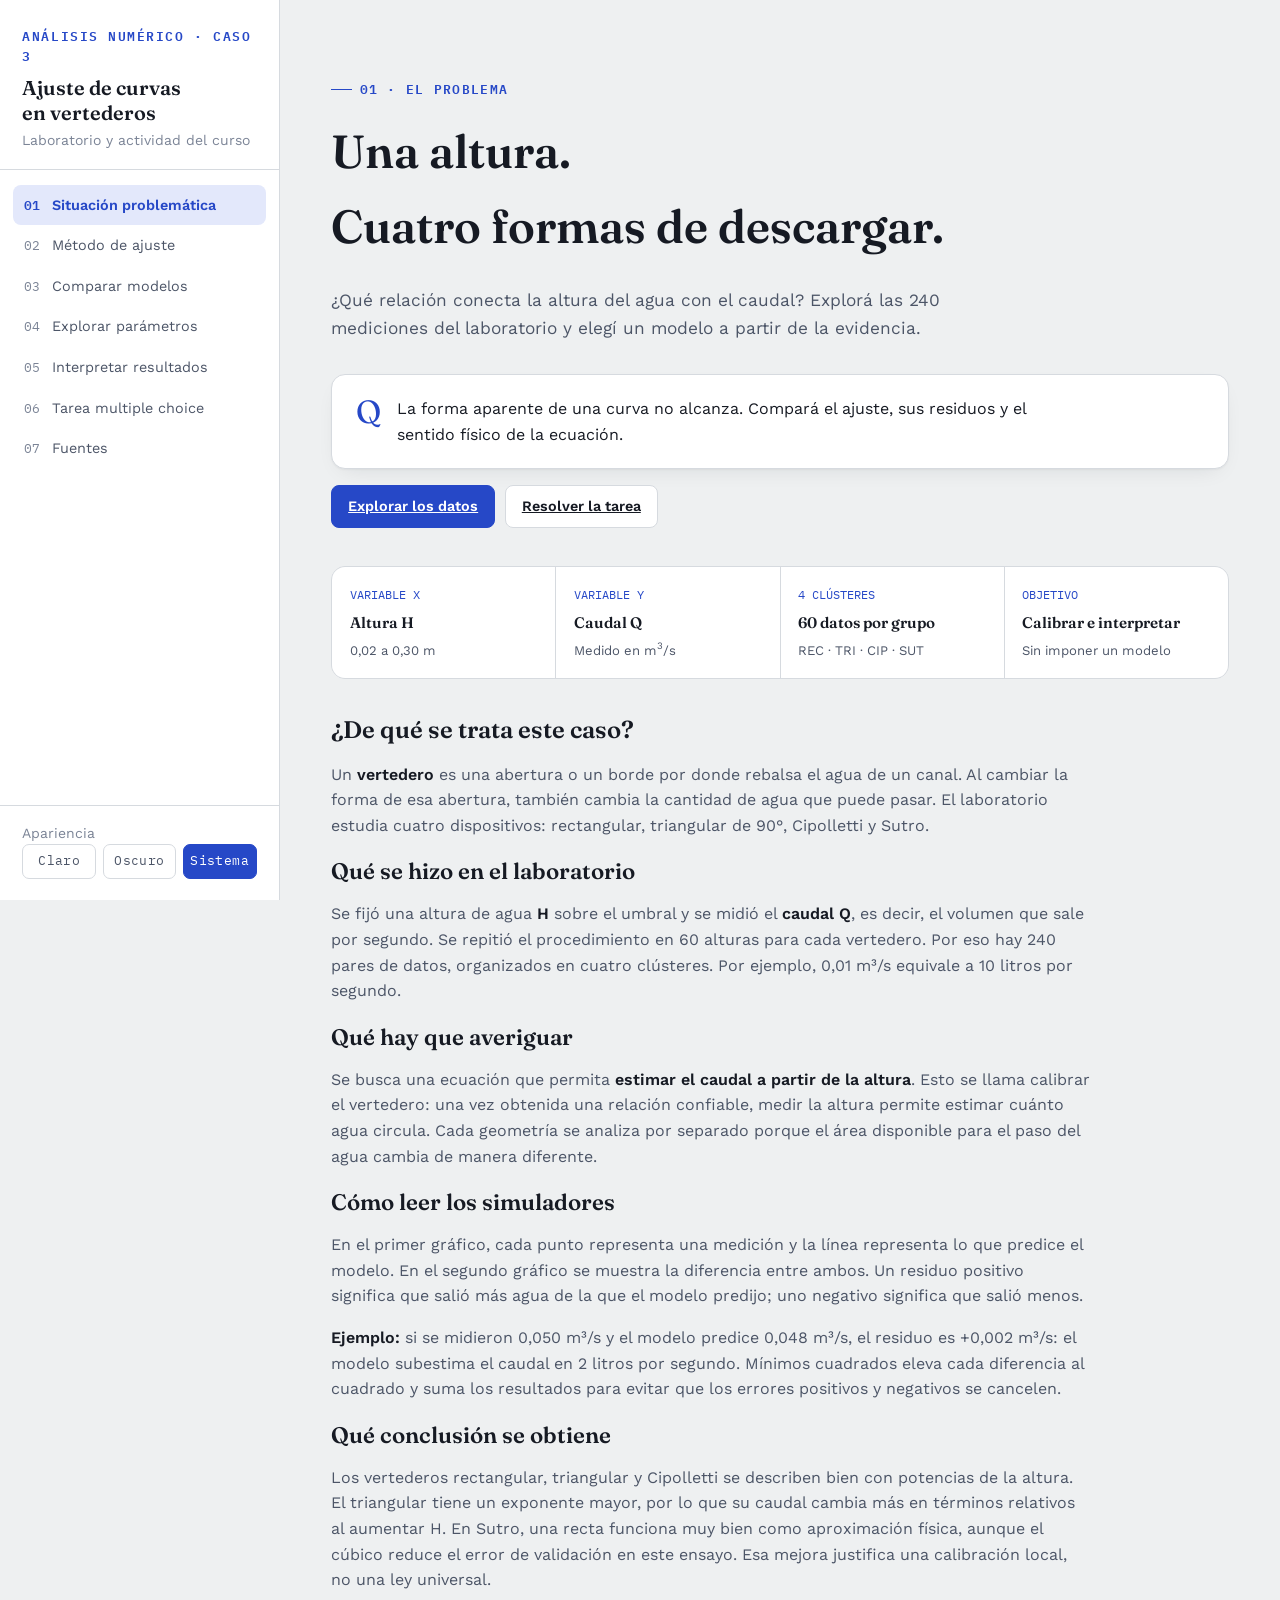
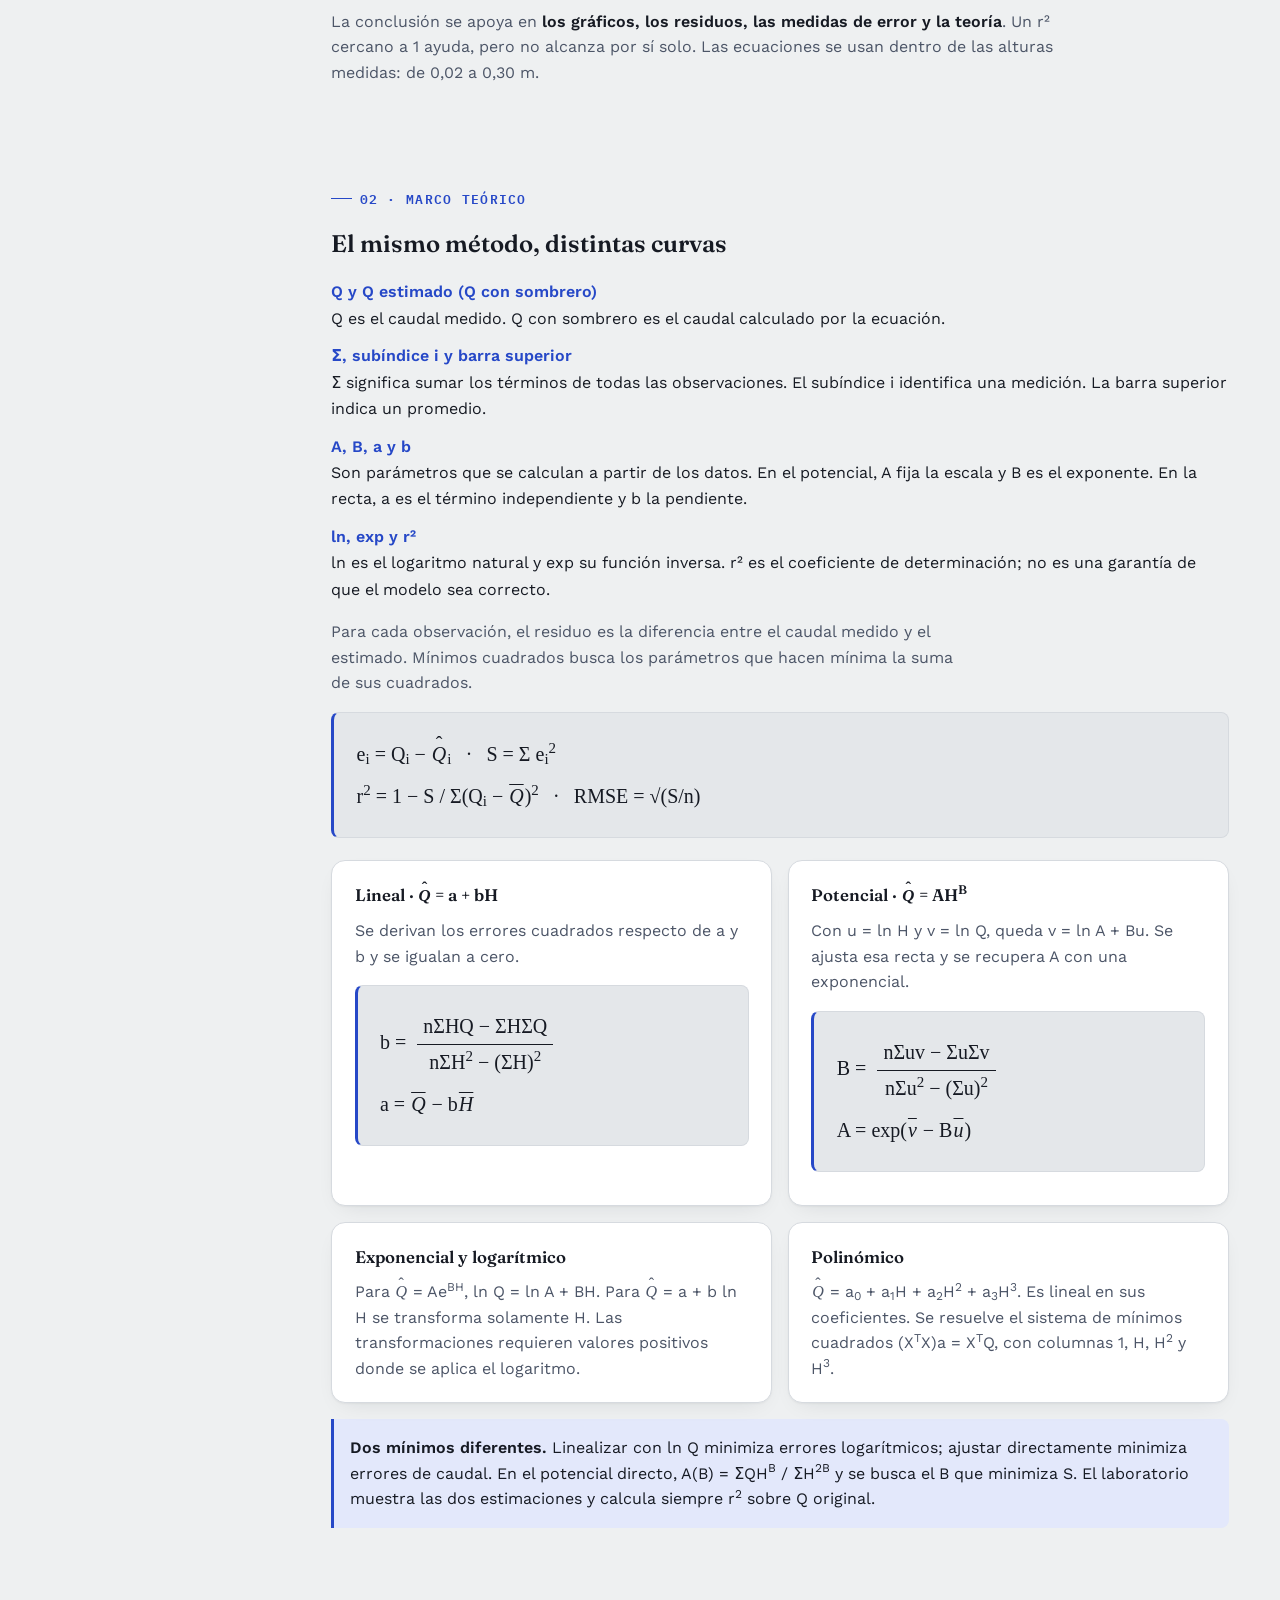
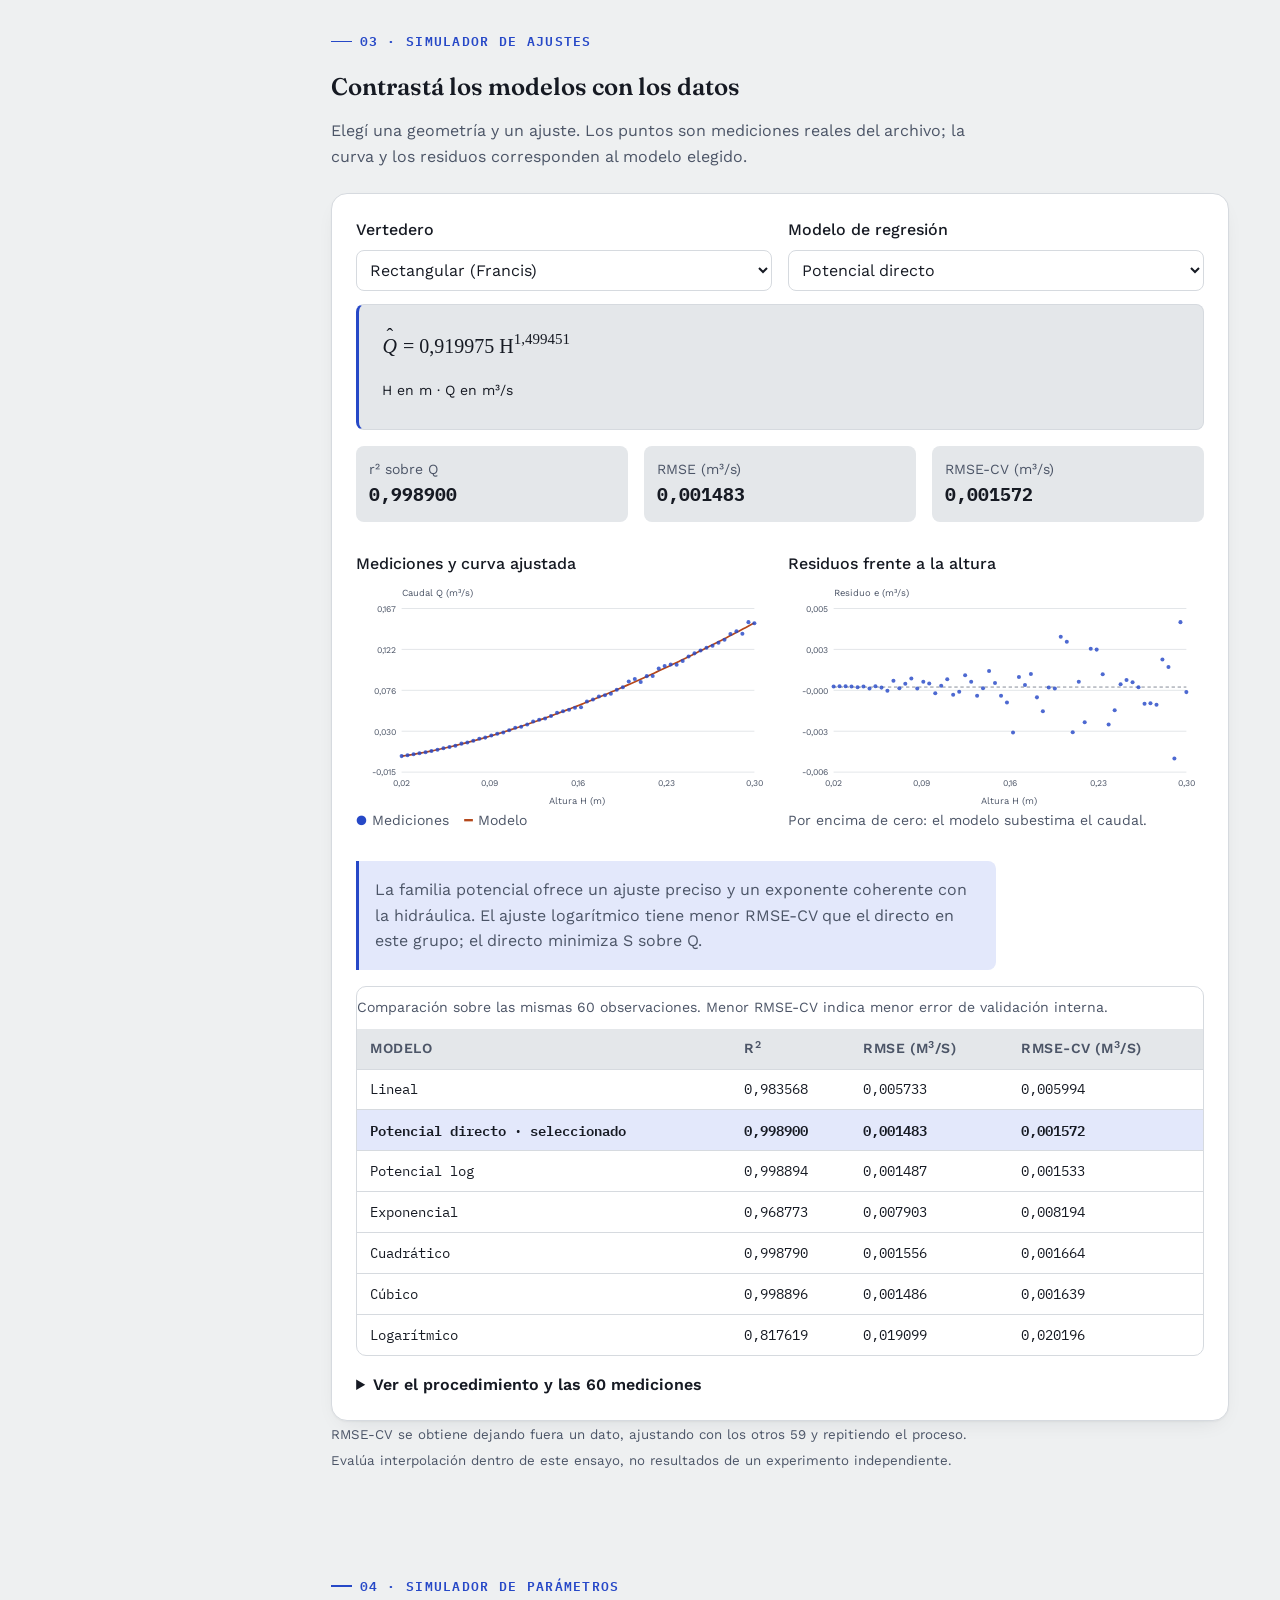
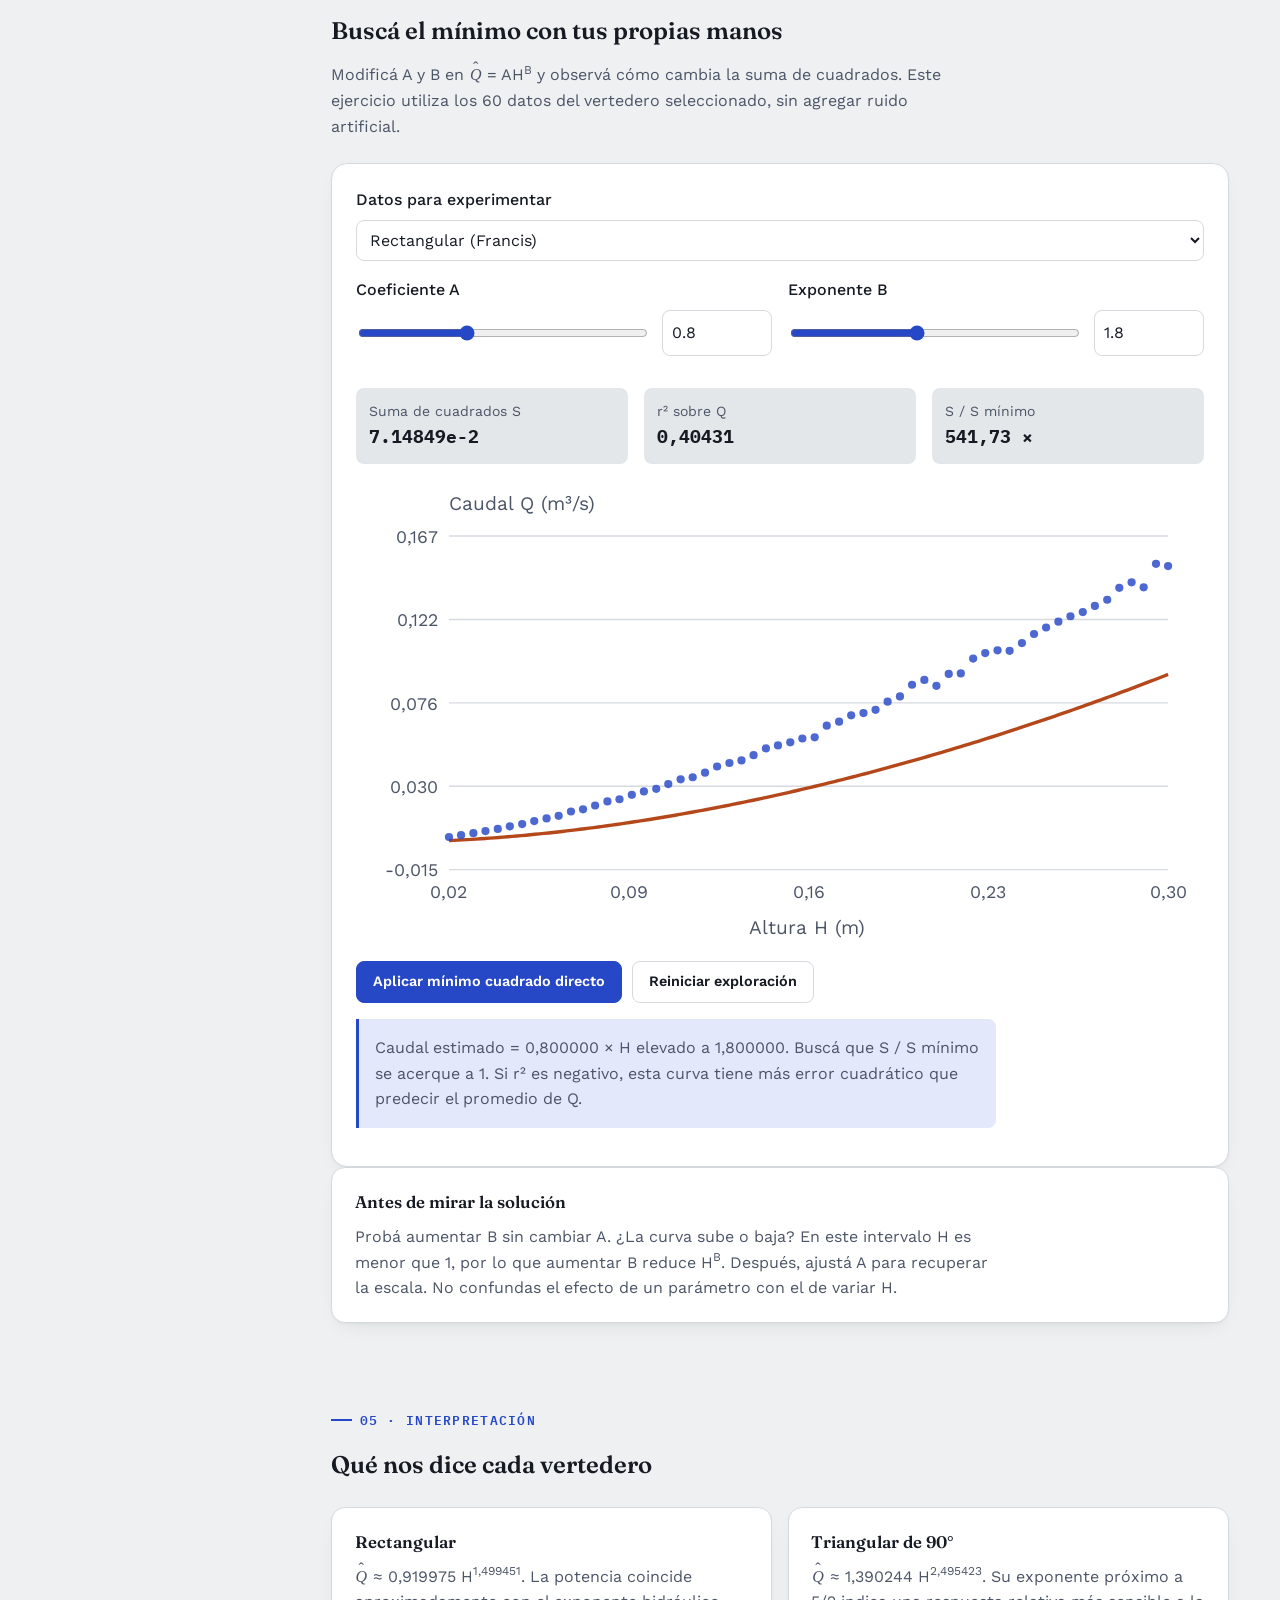
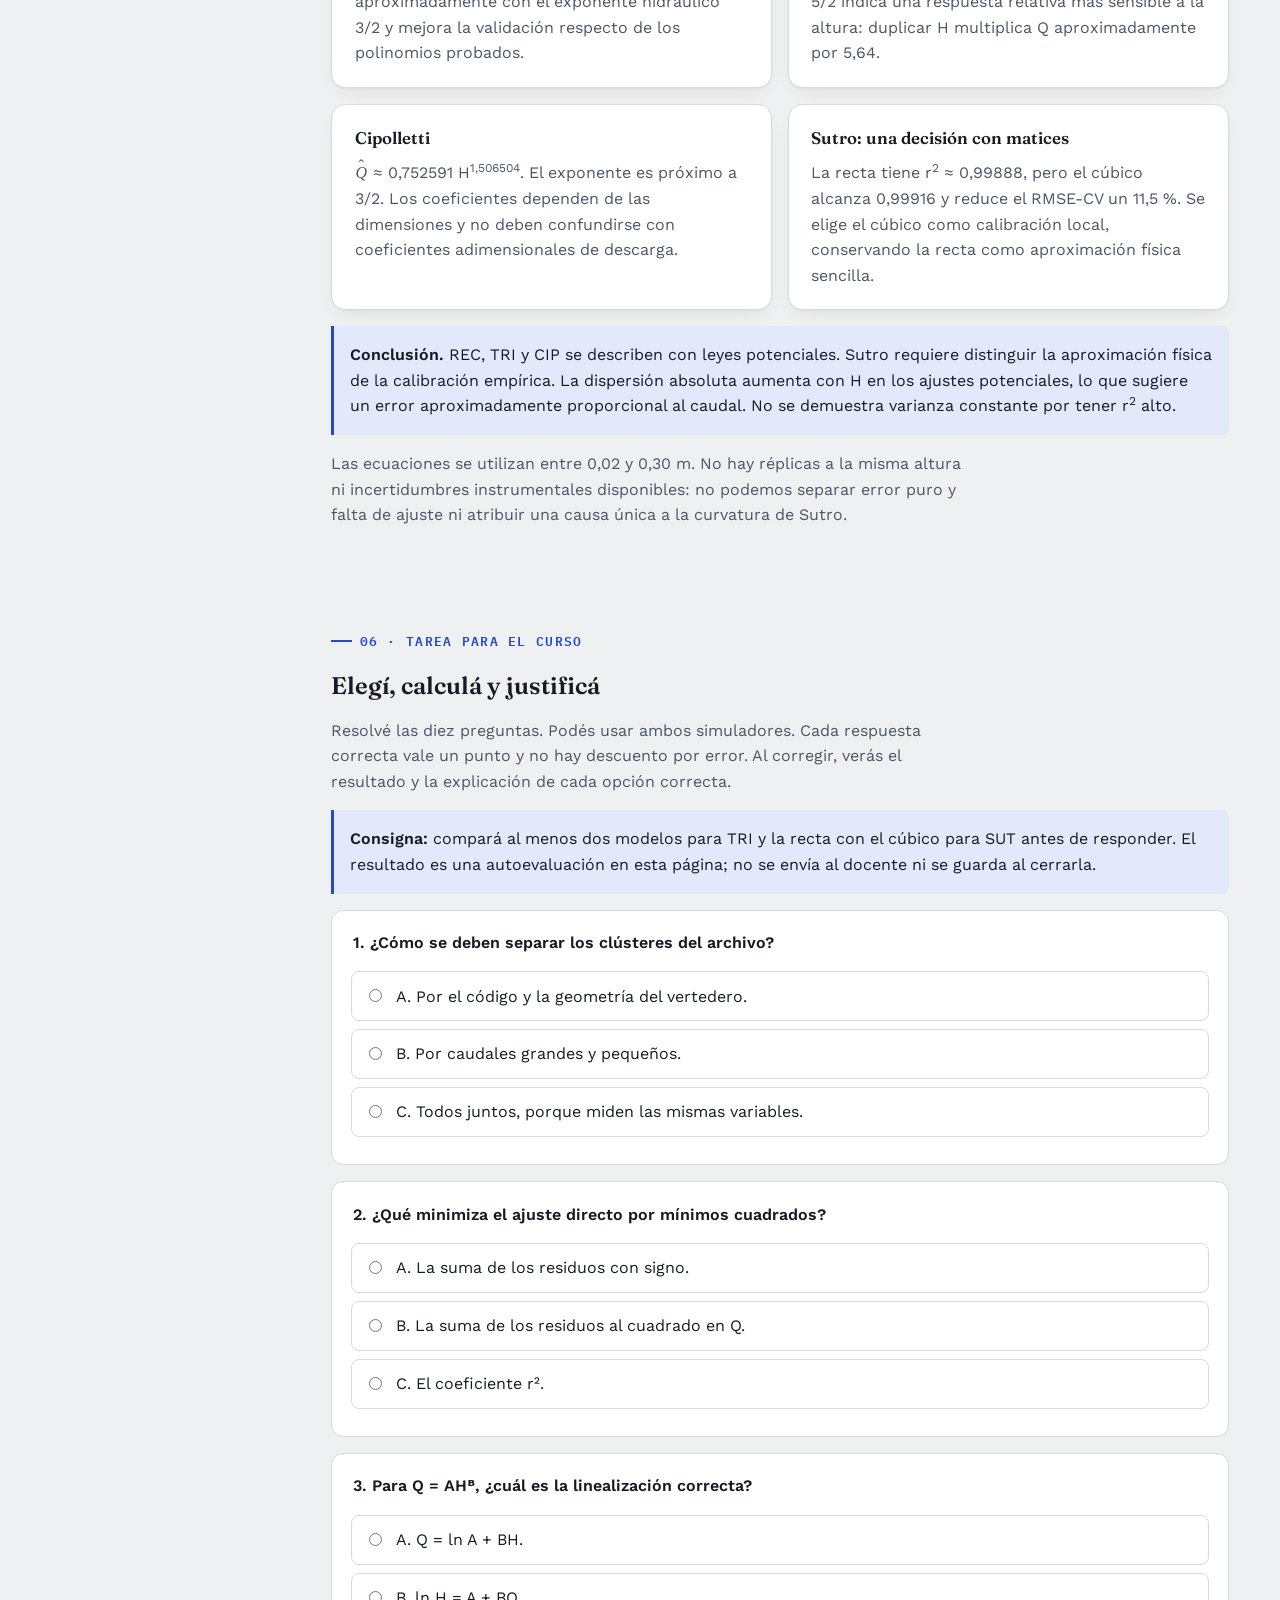
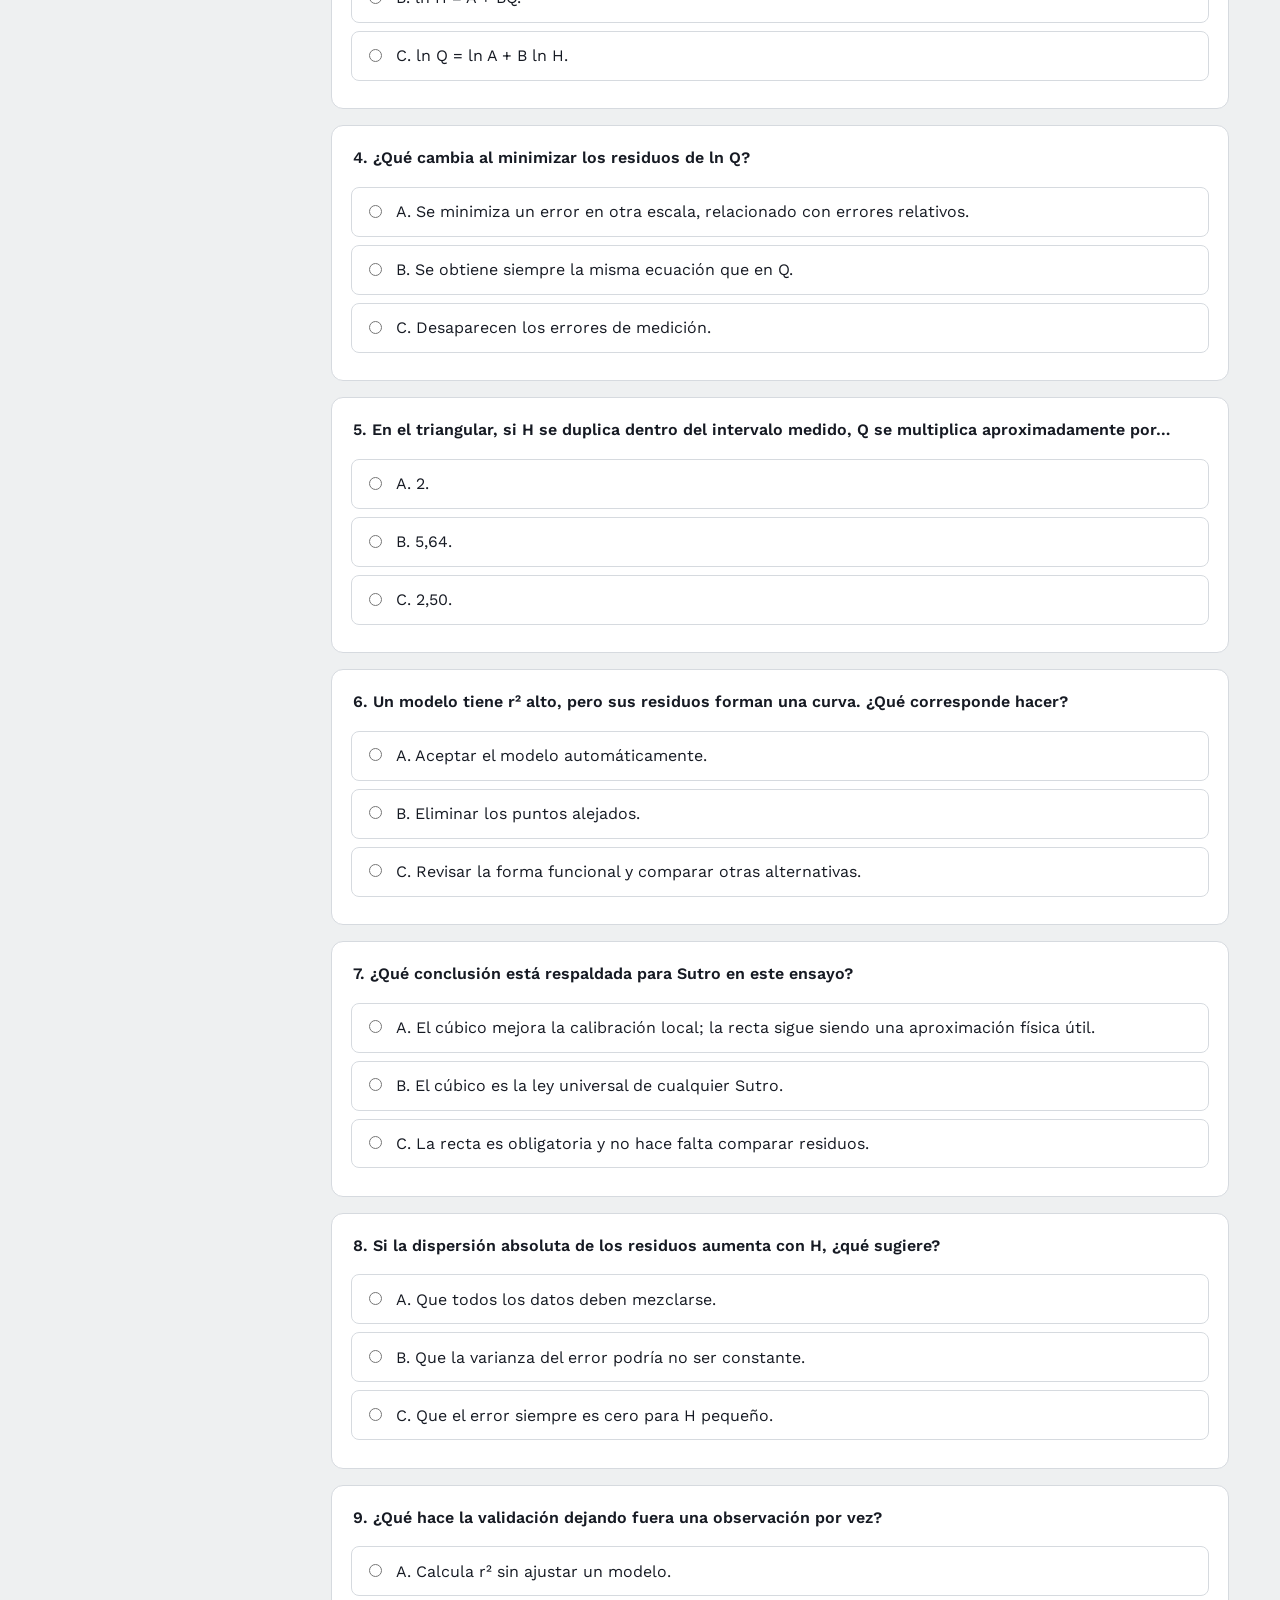
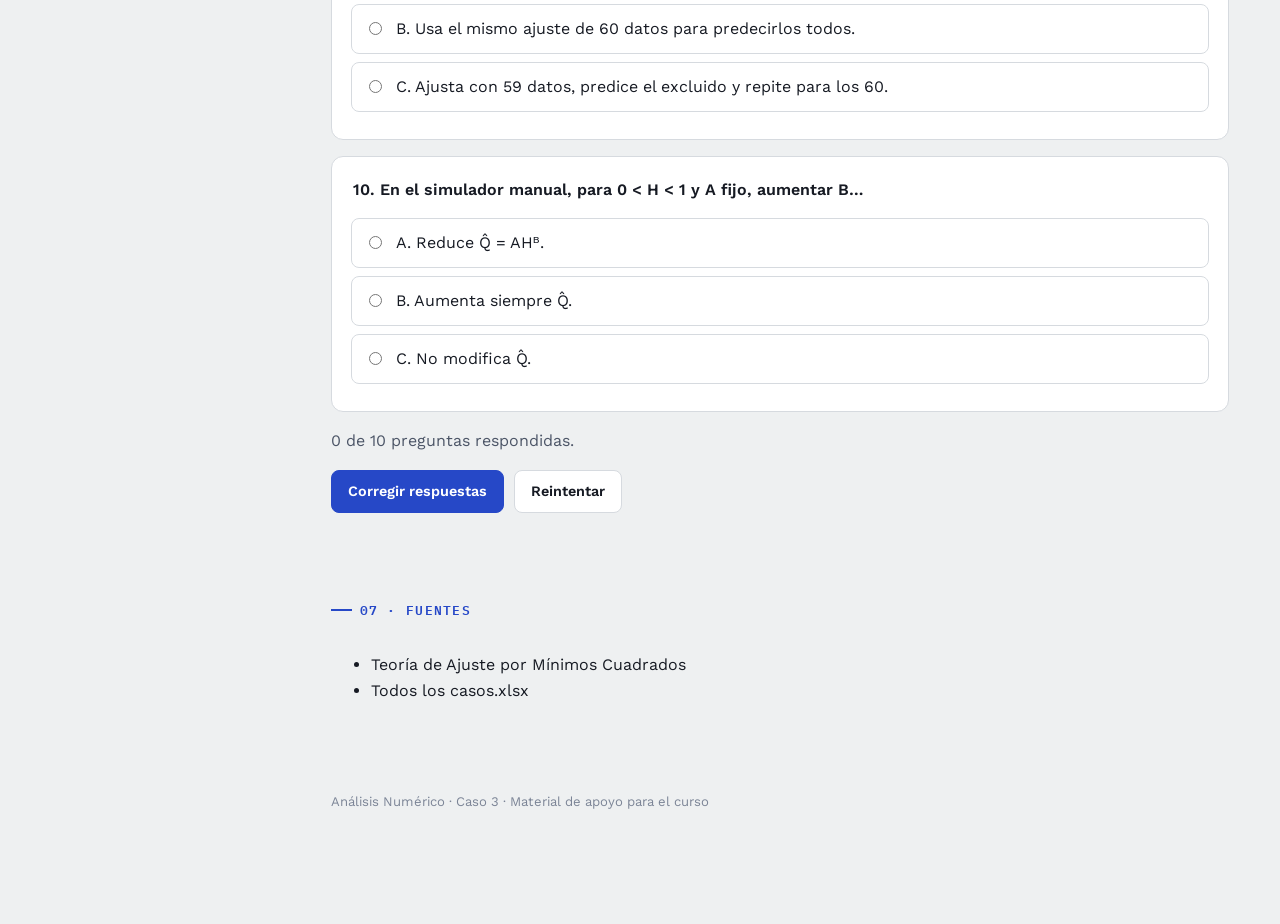
<file: Vertederos_interactivo.html>
<!doctype html><html lang="es"><head><meta charset="utf-8"><meta name="viewport" content="width=device-width,initial-scale=1"><title>Vertederos · Laboratorio de mínimos cuadrados</title><meta name="description" content="Explorá cuatro vertederos, compará regresiones y resolvé una actividad de Análisis Numérico."><link href="https://fonts.googleapis.com/css2?family=Fraunces:opsz,wght@9..144,400;9..144,600&family=Work+Sans:wght@400;500;600;700&family=IBM+Plex+Mono:wght@400;500&display=swap" rel="stylesheet"><style>
  /* ============ TOKENS ============ */
  :root{
    --paper:#EEF0F1;
    --surface:#FFFFFF;
    --surface-2:#E4E7EA;
    --ink:#161A23;
    --ink-soft:#4C5567;
    --ink-faint:#7B8496;
    --line:#D6DADF;
    --accent:#2648C7;
    --accent-ink:#FFFFFF;
    --accent-soft:#E3E8FB;
    --converge:#157A6E;
    --converge-soft:#DEF0EC;
    --diverge:#B5481B;
    --diverge-soft:#FBE7DD;
    --complex:#6E3B9E;
    --complex-soft:#EEE3F7;
    --shadow: 0 1px 2px rgba(22,26,35,.04), 0 8px 24px -12px rgba(22,26,35,.14);

    --font-display:'Fraunces', Georgia, 'Times New Roman', serif;
    --font-body:'Work Sans', 'Segoe UI', system-ui, -apple-system, sans-serif;
    --font-mono:'IBM Plex Mono', 'SFMono-Regular', Consolas, monospace;

    --sidebar-w: 280px;
  }
  @media (prefers-color-scheme: dark){
    :root:not([data-theme="light"]){
      --paper:#10141C;
      --surface:#161B26;
      --surface-2:#1D2330;
      --ink:#E8EAF0;
      --ink-soft:#AAB2C2;
      --ink-faint:#727B8E;
      --line:#2A3140;
      --accent:#8199FF;
      --accent-ink:#0E1526;
      --accent-soft:#212B49;
      --converge:#49C4B2;
      --converge-soft:#173330;
      --diverge:#E58A57;
      --diverge-soft:#3A2418;
      --complex:#BB98E8;
      --complex-soft:#2B2140;
      --shadow: 0 1px 2px rgba(0,0,0,.3), 0 12px 32px -14px rgba(0,0,0,.6);
    }
  }
  :root[data-theme="dark"]{
    --paper:#10141C;
    --surface:#161B26;
    --surface-2:#1D2330;
    --ink:#E8EAF0;
    --ink-soft:#AAB2C2;
    --ink-faint:#727B8E;
    --line:#2A3140;
    --accent:#8199FF;
    --accent-ink:#0E1526;
    --accent-soft:#212B49;
    --converge:#49C4B2;
    --converge-soft:#173330;
    --diverge:#E58A57;
    --diverge-soft:#3A2418;
    --complex:#BB98E8;
    --complex-soft:#2B2140;
    --shadow: 0 1px 2px rgba(0,0,0,.3), 0 12px 32px -14px rgba(0,0,0,.6);
  }

  *{box-sizing:border-box;}
  html{scroll-behavior:smooth;}
  @media (prefers-reduced-motion: reduce){ html{scroll-behavior:auto;} *{animation:none !important; transition:none !important;} }

  body{
    margin:0;
    background:var(--paper);
    color:var(--ink);
    font-family:var(--font-body);
    font-size:16px;
    line-height:1.6;
    -webkit-font-smoothing:antialiased;
  }

  h1,h2,h3,h4{
    font-family:var(--font-display);
    color:var(--ink);
    text-wrap:balance;
    margin:0 0 .5em;
    font-weight:600;
  }
  p{margin:0 0 1em; color:var(--ink-soft); max-width:64ch;}
  strong{color:var(--ink); font-weight:600;}
  a{color:var(--accent);}
  code, .mono{font-family:var(--font-mono);}

  ::selection{ background:var(--accent-soft); color:var(--ink); }

  /* ============ LAYOUT SHELL ============ */
  .shell{ display:flex; min-height:100vh; }

  .sidebar{
    position:fixed; top:0; left:0; bottom:0; width:var(--sidebar-w);
    background:var(--surface); border-right:1px solid var(--line);
    display:flex; flex-direction:column; z-index:40;
    transition:transform .25s ease;
  }
  .sidebar-head{ padding:1.6rem 1.4rem 1.1rem; border-bottom:1px solid var(--line); }
  .sidebar-kicker{
    font-family:var(--font-mono); font-size:.68rem; letter-spacing:.12em; text-transform:uppercase;
    color:var(--accent); font-weight:600; margin-bottom:.5rem; display:block;
  }
  .sidebar-title{ font-family:var(--font-display); font-size:1.25rem; line-height:1.25; margin:0 0 .3rem; }
  .sidebar-sub{ font-size:.8rem; color:var(--ink-faint); margin:0; }

  .nav{ flex:1; overflow-y:auto; padding:.9rem .8rem; }
  .nav-item{
    display:flex; align-items:baseline; gap:.65rem;
    width:100%; text-align:left; background:none; border:none; cursor:pointer;
    padding:.55rem .7rem; border-radius:8px; color:var(--ink-soft);
    font-family:var(--font-body); font-size:.9rem; text-decoration:none;
    transition:background .15s ease, color .15s ease;
  }
  .nav-item:hover{ background:var(--surface-2); color:var(--ink); }
  .nav-item.active{ background:var(--accent-soft); color:var(--accent); font-weight:600; }
  .nav-num{ font-family:var(--font-mono); font-size:.72rem; color:var(--ink-faint); min-width:1.4em; }
  .nav-item.active .nav-num{ color:var(--accent); }

  .sidebar-foot{ padding:1rem 1.4rem 1.3rem; border-top:1px solid var(--line); }
  .theme-row{ display:flex; gap:.4rem; }
  .theme-btn{
    flex:1; padding:.4rem .3rem; border-radius:7px; border:1px solid var(--line);
    background:var(--surface); color:var(--ink-soft); font-family:var(--font-mono);
    font-size:.68rem; cursor:pointer; letter-spacing:.03em;
  }
  .theme-btn.active{ background:var(--accent); color:var(--accent-ink); border-color:var(--accent); }

  .menu-toggle{
    display:none; position:fixed; top:1rem; right:1rem; z-index:50;
    width:44px; height:44px; border-radius:50%; border:1px solid var(--line);
    background:var(--surface); color:var(--ink); box-shadow:var(--shadow);
    font-size:1.1rem; cursor:pointer; align-items:center; justify-content:center;
  }
  .home-link{
    display:inline-flex;
    align-items:center;
    gap:8px;
    margin:0 0 18px;
    color:var(--accent);
    font-family:var(--font-mono);
    font-size:.75rem;
    font-weight:600;
    text-decoration:none;
    text-transform:uppercase;
    letter-spacing:.05em;
  }
  .home-link:hover{text-decoration:underline;}

  .main{ margin-left:var(--sidebar-w); flex:1; min-width:0; }
  section.block{ padding:5.5rem 4vw 2rem; max-width:920px; scroll-margin-top:1.5rem; }
  section.block:first-of-type{ padding-top:4.5rem; }

  .eyebrow{
    display:inline-flex; align-items:center; gap:.5rem;
    font-family:var(--font-mono); font-size:.72rem; letter-spacing:.1em; text-transform:uppercase;
    color:var(--accent); font-weight:600; margin-bottom:1rem;
  }
  .eyebrow::before{ content:""; width:1.6em; height:1.5px; background:var(--accent); display:inline-block; }

  /* ============ HERO ============ */
  .hero{ padding-top:6rem; }
  .hero h1{ font-size:clamp(2rem, 4vw, 2.9rem); max-width:16ch; }
  .hero-lede{ font-size:1.08rem; max-width:60ch; }
  .hero-key{
    margin-top:2rem; padding:1.3rem 1.5rem; border-radius:14px;
    background:var(--surface); border:1px solid var(--line); box-shadow:var(--shadow);
    display:flex; gap:1rem; align-items:flex-start;
  }
  .hero-key .glyph{ font-family:var(--font-display); font-size:2rem; color:var(--accent); line-height:1; }
  .hero-key p{ margin:0; color:var(--ink); }

  .roadmap{ display:grid; grid-template-columns:repeat(4,1fr); gap:1px; background:var(--line);
    border:1px solid var(--line); border-radius:14px; overflow:hidden; margin-top:2.4rem; }
  .roadmap-item{ background:var(--surface); padding:1.1rem 1.1rem; }
  .roadmap-num{ font-family:var(--font-mono); color:var(--accent); font-size:.78rem; display:block; margin-bottom:.4rem; }
  .roadmap-item h4{ font-size:.95rem; margin-bottom:.25rem; }
  .roadmap-item p{ font-size:.82rem; margin:0; }
  @media (max-width:820px){ .roadmap{ grid-template-columns:1fr 1fr; } }
  @media (max-width:560px){ .roadmap{ grid-template-columns:1fr; } }

  /* ============ GENERIC BLOCKS ============ */
  .card-grid{ display:grid; gap:1rem; margin-top:1.4rem; }
  .cols-2{ grid-template-columns:1fr 1fr; }
  .cols-3{ grid-template-columns:repeat(3,1fr); }
  @media (max-width:760px){ .cols-2,.cols-3{ grid-template-columns:1fr; } }

  .card{
    background:var(--surface); border:1px solid var(--line); border-radius:14px;
    padding:1.3rem 1.4rem; box-shadow:var(--shadow);
  }
  .card h3{ font-size:1.05rem; margin-bottom:.5rem; }
  .card p:last-child{ margin-bottom:0; }

  .def-card{ border-left:3px solid var(--accent); }
  .def-label{ font-family:var(--font-mono); font-size:.72rem; text-transform:uppercase; letter-spacing:.08em; color:var(--accent); font-weight:600; }

  .formula{
    font-family:var(--font-mono); background:var(--surface-2); border:1px solid var(--line);
    border-left:3px solid var(--accent); border-radius:8px; padding:.9rem 1.1rem;
    margin:.8rem 0; overflow-x:auto; font-size:.95rem; color:var(--ink); white-space:pre;
  }
  .formula.tight{ display:inline-block; margin:0 .2rem; padding:.35rem .6rem; white-space:nowrap; font-size:.88rem; }

  .lambda-row{ display:flex; flex-wrap:wrap; gap:.6rem; margin:1rem 0; }
  .lambda-pill{
    font-family:var(--font-mono); font-size:.85rem; padding:.35rem .75rem; border-radius:999px;
    background:var(--surface-2); border:1px solid var(--line);
  }
  .lambda-pill.real{ background:var(--accent-soft); color:var(--accent); border-color:transparent; }
  .lambda-pill.cplx{ background:var(--complex-soft); color:var(--complex); border-color:transparent; }

  .note{ display:flex; gap:.8rem; padding:.9rem 1.1rem; border-radius:10px; background:var(--surface-2); border:1px solid var(--line); margin:.9rem 0; }
  .note .tag{ font-family:var(--font-mono); font-size:.7rem; text-transform:uppercase; letter-spacing:.06em; color:var(--ink-faint); min-width:5.5em; }

  /* ============ MATRIX ============ */
  .matrix-wrap{ display:inline-flex; align-items:center; gap:.5rem; margin:.3rem .4rem .3rem 0; vertical-align:middle; }
  .matrix{
    display:inline-grid; gap:.3rem 1rem; padding:.5rem .9rem;
    font-family:var(--font-mono); font-size:.92rem; position:relative;
  }
  .matrix::before, .matrix::after{ content:""; position:absolute; top:.15rem; bottom:.15rem; width:.45rem; border:1.6px solid var(--ink-soft); }
  .matrix::before{ left:-.1rem; border-right:none; }
  .matrix::after{ right:-.1rem; border-left:none; }
  .matrix span{ text-align:center; min-width:1.6em; }

  /* ============ STEPPER ============ */
  .stepper{ margin-top:1.6rem; position:relative; padding-left:2.6rem; }
  .stepper::before{ content:""; position:absolute; left:.95rem; top:.4rem; bottom:.4rem; width:2px; background:var(--line); }
  .step{ position:relative; padding-bottom:1.8rem; }
  .step:last-child{ padding-bottom:0; }
  .step::before{
    content:attr(data-n); position:absolute; left:-2.6rem; top:0; width:1.9rem; height:1.9rem;
    border-radius:50%; background:var(--surface); border:2px solid var(--accent); color:var(--accent);
    display:flex; align-items:center; justify-content:center; font-family:var(--font-mono); font-size:.8rem; font-weight:600;
  }
  .step h4{ font-size:1rem; margin-bottom:.3rem; }
  .step p{ margin-bottom:0; font-size:.92rem; }

  /* ============ TABLE ============ */
  .table-wrap{ overflow-x:auto; margin:1rem 0; border:1px solid var(--line); border-radius:10px; }
  table{ border-collapse:collapse; width:100%; font-size:.88rem; }
  th,td{ padding:.55rem .8rem; text-align:left; border-bottom:1px solid var(--line); font-family:var(--font-mono); white-space:nowrap; }
  th{ background:var(--surface-2); color:var(--ink-soft); font-family:var(--font-body); font-weight:600; font-size:.78rem; text-transform:uppercase; letter-spacing:.04em; }
  tr:last-child td{ border-bottom:none; }

  .badge{ display:inline-flex; align-items:center; gap:.4rem; font-family:var(--font-mono); font-size:.78rem; padding:.3rem .7rem; border-radius:999px; font-weight:600; }
  .badge.converge{ background:var(--converge-soft); color:var(--converge); }
  .badge.diverge{ background:var(--diverge-soft); color:var(--diverge); }
  .badge::before{ content:"●"; font-size:.6rem; }

  /* ============ EXERCISE ============ */
  .exercise{ border:1px solid var(--line); border-radius:16px; background:var(--surface); box-shadow:var(--shadow); margin-top:1.8rem; overflow:hidden; }
  .exercise-head{ padding:1.1rem 1.4rem; background:var(--surface-2); border-bottom:1px solid var(--line); display:flex; justify-content:space-between; align-items:center; gap:1rem; flex-wrap:wrap; }
  .exercise-head h3{ margin:0; font-size:1.08rem; }
  .exercise-body{ padding:1.3rem 1.4rem 1.5rem; }
  .exercise-step{ margin-bottom:1.3rem; }
  .exercise-step:last-child{ margin-bottom:0; }
  .exercise-step .step-label{ font-family:var(--font-mono); font-size:.72rem; text-transform:uppercase; letter-spacing:.07em; color:var(--accent); font-weight:600; display:block; margin-bottom:.4rem; }
  .result-box{ background:var(--accent-soft); border-radius:10px; padding:.9rem 1.1rem; margin-top:.6rem; }
  .result-box p{ color:var(--ink); margin:0; }

  /* ============ SIMULATOR ============ */
  .sim{ border:1px solid var(--line); border-radius:16px; background:var(--surface); box-shadow:var(--shadow); padding:1.4rem 1.5rem; margin-top:1.5rem; }
  .sim-top{ display:flex; justify-content:space-between; align-items:center; gap:1rem; flex-wrap:wrap; margin-bottom:1rem; }
  .sim-controls{ display:flex; gap:.6rem; flex-wrap:wrap; }
  .btn{
    font-family:var(--font-body); font-weight:600; font-size:.85rem; border-radius:8px; border:1px solid var(--line);
    background:var(--surface); color:var(--ink); padding:.55rem 1rem; cursor:pointer; transition:transform .1s ease, background .15s ease;
  }
  .btn:hover{ background:var(--surface-2); }
  .btn:active{ transform:scale(.97); }
  .btn.primary{ background:var(--accent); color:var(--accent-ink); border-color:var(--accent); }
  .btn.primary:hover{ filter:brightness(1.06); }
  .sim-grid{ display:grid; grid-template-columns:1.1fr 1fr; gap:1.4rem; align-items:start; }
  @media (max-width:760px){ .sim-grid{ grid-template-columns:1fr; } }
  .sim-readout{ display:flex; gap:1.2rem; flex-wrap:wrap; margin-bottom:1rem; }
  .readout{ background:var(--surface-2); border-radius:10px; padding:.7rem 1rem; min-width:9rem; }
  .readout .k{ display:block; font-family:var(--font-mono); font-size:.7rem; color:var(--ink-faint); text-transform:uppercase; letter-spacing:.05em; }
  .readout .v{ font-family:var(--font-mono); font-size:1.15rem; color:var(--ink); }
  canvas{ width:100%; height:220px; display:block; }

  /* ============ QUIZ ============ */
  .quiz-item{ border:1px solid var(--line); border-radius:12px; background:var(--surface); margin-bottom:.9rem; overflow:hidden; }
  .quiz-q{ padding:1rem 1.2rem; font-weight:600; }
  .quiz-opts{ display:flex; flex-direction:column; gap:.5rem; padding:0 1.2rem 1.2rem; }
  .opt{
    text-align:left; border:1px solid var(--line); background:var(--surface-2); border-radius:8px;
    padding:.6rem .9rem; cursor:pointer; font-family:var(--font-body); font-size:.9rem; color:var(--ink);
  }
  .opt.correct{ background:var(--converge-soft); border-color:var(--converge); color:var(--converge); font-weight:600; }
  .opt.wrong{ background:var(--diverge-soft); border-color:var(--diverge); color:var(--diverge); }
  .quiz-explain{ display:none; padding:0 1.2rem 1.1rem; font-size:.85rem; color:var(--ink-soft); }
  .quiz-explain.show{ display:block; }

  /* ============ REFERENCES ============ */
  .ref-list{ list-style:none; padding:0; margin:1.2rem 0 0; display:flex; flex-direction:column; gap:.9rem; }
  .ref-item{ display:flex; gap:1rem; padding:1rem 1.2rem; border:1px solid var(--line); border-radius:10px; background:var(--surface); }
  .ref-item .ref-icon{ font-family:var(--font-mono); font-size:.75rem; color:var(--ink-faint); padding-top:.15rem; }
  .ref-item strong{ display:block; margin-bottom:.15rem; }
  .ref-item span{ font-size:.85rem; color:var(--ink-soft); }

  footer.page-foot{ padding:2.5rem 4vw 4rem; color:var(--ink-faint); font-size:.82rem; }

  .fade-in{ opacity:0; transform:translateY(14px); transition:opacity .5s ease, transform .5s ease; }
  .fade-in.in{ opacity:1; transform:none; }

  @media (max-width:900px){
    .sidebar{ transform:translateX(-100%); }
    .sidebar.open{ transform:translateX(0); }
    .main{ margin-left:0; }
    .menu-toggle{ display:flex; }
    section.block{ padding-left:6vw; padding-right:6vw; }
  }

section.block{max-width:1200px;padding-top:3rem}.hero h1{max-width:24ch}.sidebar-kicker,.eyebrow,.nav-num,.theme-btn,.def-label{font-size:.8rem}.sidebar-sub{font-size:.875rem}.main{padding-bottom:3rem}select,input,button{font:inherit}select,input[type=number]{background:var(--surface);color:var(--ink);border:1px solid var(--line);border-radius:8px;padding:.55rem;width:100%}label{display:block;font-weight:500;margin-bottom:.5rem}button:focus-visible,a:focus-visible,input:focus-visible,select:focus-visible{outline:3px solid var(--accent);outline-offset:3px}.controls{display:grid;grid-template-columns:1fr 1fr;gap:1rem}.metrics{display:grid;grid-template-columns:repeat(3,1fr);gap:1rem;margin:1rem 0}.metric{background:var(--surface-2);padding:.8rem;border-radius:8px}.metric small{display:block;color:var(--ink-soft);font-size:.875rem}.metric b{font-family:var(--font-mono);font-size:1.1rem}.chart{width:100%;display:block;min-width:0}.plotpair{display:grid;grid-template-columns:1fr 1fr;gap:1rem}.formula{font-size:1rem;overflow-wrap:anywhere;white-space:normal}.plot-title{font:500 1rem var(--font-body);margin-top:1rem}.legend{font-size:.875rem;color:var(--ink-soft)}.blue-dot{color:var(--accent)}.orange-dot{color:var(--diverge)}.section-intro{max-width:75ch}.quiz-item{margin-bottom:1rem;padding:1.2rem}.quiz-item fieldset{border:0;margin:0;padding:0}.quiz-item legend{font-weight:600;margin-bottom:1rem}.choice{display:flex;align-items:start;gap:.7rem;padding:.7rem;border:1px solid var(--line);border-radius:8px;cursor:pointer;font-weight:400}.choice input{margin-top:.35rem;accent-color:var(--accent)}.choice.selected{border-color:var(--accent);background:var(--accent-soft)}.choice.good{border-color:var(--converge);background:var(--converge-soft)}.choice.bad{border-color:var(--diverge);background:var(--diverge-soft)}.explain{padding-top:.8rem;margin:0}.score{padding:1.2rem;background:var(--accent-soft);border-radius:12px;margin:1rem 0}.range-row{display:grid;grid-template-columns:1fr 110px;gap:1rem;align-items:center;margin-bottom:1rem}input[type=range]{width:100%;accent-color:var(--accent)}.actions{display:flex;gap:.6rem;flex-wrap:wrap;margin-top:1rem}.btn{font-size:.9rem}.callout{padding:1rem;border-left:3px solid var(--accent);background:var(--accent-soft);border-radius:0 8px 8px 0;margin:1rem 0}.table-wrap{overflow:auto}table{width:100%}th,td{font-size:.875rem}caption{text-align:left;color:var(--ink-soft);padding:.6rem 0}.skip{position:fixed;top:-80px;left:10px;z-index:100;padding:12px;background:var(--surface)}.skip:focus{top:10px}.formula strong{color:var(--accent)}details{margin-top:1rem}summary{cursor:pointer;font-weight:600}.sr-only{position:absolute;width:1px;height:1px;overflow:hidden;clip:rect(0,0,0,0)}@media(max-width:1000px){.plotpair{grid-template-columns:1fr}.metrics{gap:.5rem}}@media(max-width:600px){.controls{grid-template-columns:1fr}.metrics{grid-template-columns:1fr}.main section.block{padding:3rem 1.2rem 1rem}.hero h1{font-size:2rem}}@media print{.sidebar,.menu-toggle,.actions{display:none}.main{margin:0}.block{break-inside:avoid}body{background:white;color:black}}
</style><style>
.formula{font-family:"Cambria Math","STIX Two Math","Times New Roman",serif!important;font-size:1.25rem;line-height:2.1;letter-spacing:0;white-space:normal;overflow-x:auto;overflow-wrap:normal;word-break:normal;padding:1.25rem 1.4rem}.formula small{font: .875rem var(--font-body)}sup,sub{font-size:.75em;line-height:0;position:relative;vertical-align:baseline}sup{top:-.55em}sub{bottom:-.22em}.math-hat,.math-bar{font-family:"Cambria Math","Times New Roman",serif;font-style:italic;display:inline-block;position:relative;padding:0 .05em}.math-hat:before{content:"ˆ";position:absolute;top:-.48em;left:0;width:100%;text-align:center;font-style:normal}.math-bar{text-decoration:overline;text-decoration-thickness:1px}.frac{display:inline-flex;flex-direction:column;vertical-align:middle;text-align:center;line-height:1.45;margin:.3em .3em}.frac>.num{border-bottom:1px solid currentColor;padding:0 .3em .15em}.frac>.den{padding:.15em .3em 0}.mathline{display:block;margin:.65rem 0;min-width:max-content}.case-story{margin-top:2rem}.case-story p{max-width:76ch}.case-story h3{font-size:1.4rem}.formula-guide{font-family:var(--font-body);font-size:1rem;line-height:1.65}.formula-guide dt{font-weight:600;color:var(--accent)}.formula-guide dd{margin:0 0 .7rem}.formula sup,.formula sub{font-family:"Cambria Math","Times New Roman",serif}@media(max-width:600px){.formula{font-size:1.12rem;padding:1rem}.mathline{min-width:0}.frac{max-width:100%}}
</style></head><body><a class="skip" href="#inicio">Ir al contenido</a><button class="menu-toggle" id="menuToggle" aria-label="Abrir menú" aria-expanded="false" aria-controls="sidebar">☰</button><div class="shell"><aside class="sidebar" id="sidebar"><div class="sidebar-head"><span class="sidebar-kicker">Análisis numérico · Caso 3</span><h2 class="sidebar-title">Ajuste de curvas<br>en vertederos</h2><p class="sidebar-sub">Laboratorio y actividad del curso</p></div><nav class="nav" aria-label="Secciones"><a class="nav-item" href="#inicio" data-target="inicio"><span class="nav-num">01</span>Situación problemática</a><a class="nav-item" href="#metodo" data-target="metodo"><span class="nav-num">02</span>Método de ajuste</a><a class="nav-item" href="#laboratorio" data-target="laboratorio"><span class="nav-num">03</span>Comparar modelos</a><a class="nav-item" href="#explorar" data-target="explorar"><span class="nav-num">04</span>Explorar parámetros</a><a class="nav-item" href="#resultados" data-target="resultados"><span class="nav-num">05</span>Interpretar resultados</a><a class="nav-item" href="#actividad" data-target="actividad"><span class="nav-num">06</span>Tarea multiple choice</a><a class="nav-item" href="#fuentes" data-target="fuentes"><span class="nav-num">07</span>Fuentes</a></nav><div class="sidebar-foot"><p class="sidebar-sub">Apariencia</p><div class="theme-row"><button class="theme-btn" data-theme-choice="light">Claro</button><button class="theme-btn" data-theme-choice="dark">Oscuro</button><button class="theme-btn active" data-theme-choice="system">Sistema</button></div></div></aside><main class="main">
<section class="block hero" id="inicio"><span class="eyebrow">01 · El problema</span><h1>Una altura.<br>Cuatro formas de descargar.</h1><p class="hero-lede">¿Qué relación conecta la altura del agua con el caudal? Explorá las 240 mediciones del laboratorio y elegí un modelo a partir de la evidencia.</p><div class="hero-key"><span class="glyph">Q</span><p>La forma aparente de una curva no alcanza. Compará el ajuste, sus residuos y el sentido físico de la ecuación.</p></div><div class="actions"><a class="btn primary" href="#laboratorio">Explorar los datos</a><a class="btn" href="#actividad">Resolver la tarea</a></div><div class="roadmap"><div class="roadmap-item"><span class="roadmap-num">VARIABLE X</span><h4>Altura H</h4><p>0,02 a 0,30 m</p></div><div class="roadmap-item"><span class="roadmap-num">VARIABLE Y</span><h4>Caudal Q</h4><p>Medido en m<sup>3</sup>/s</p></div><div class="roadmap-item"><span class="roadmap-num">4 CLÚSTERES</span><h4>60 datos por grupo</h4><p>REC · TRI · CIP · SUT</p></div><div class="roadmap-item"><span class="roadmap-num">OBJETIVO</span><h4>Calibrar e interpretar</h4><p>Sin imponer un modelo</p></div></div><div class="case-story"><h2>¿De qué se trata este caso?</h2><p>Un <strong>vertedero</strong> es una abertura o un borde por donde rebalsa el agua de un canal. Al cambiar la forma de esa abertura, también cambia la cantidad de agua que puede pasar. El laboratorio estudia cuatro dispositivos: rectangular, triangular de 90°, Cipolletti y Sutro.</p><h3>Qué se hizo en el laboratorio</h3><p>Se fijó una altura de agua <strong>H</strong> sobre el umbral y se midió el <strong>caudal Q</strong>, es decir, el volumen que sale por segundo. Se repitió el procedimiento en 60 alturas para cada vertedero. Por eso hay 240 pares de datos, organizados en cuatro clústeres. Por ejemplo, 0,01 m³/s equivale a 10 litros por segundo.</p><h3>Qué hay que averiguar</h3><p>Se busca una ecuación que permita <strong>estimar el caudal a partir de la altura</strong>. Esto se llama calibrar el vertedero: una vez obtenida una relación confiable, medir la altura permite estimar cuánto agua circula. Cada geometría se analiza por separado porque el área disponible para el paso del agua cambia de manera diferente.</p><h3>Cómo leer los simuladores</h3><p>En el primer gráfico, cada punto representa una medición y la línea representa lo que predice el modelo. En el segundo gráfico se muestra la diferencia entre ambos. Un residuo positivo significa que salió más agua de la que el modelo predijo; uno negativo significa que salió menos.</p><p><strong>Ejemplo:</strong> si se midieron 0,050 m³/s y el modelo predice 0,048 m³/s, el residuo es +0,002 m³/s: el modelo subestima el caudal en 2 litros por segundo. Mínimos cuadrados eleva cada diferencia al cuadrado y suma los resultados para evitar que los errores positivos y negativos se cancelen.</p><h3>Qué conclusión se obtiene</h3><p>Los vertederos rectangular, triangular y Cipolletti se describen bien con potencias de la altura. El triangular tiene un exponente mayor, por lo que su caudal cambia más en términos relativos al aumentar H. En Sutro, una recta funciona muy bien como aproximación física, aunque el cúbico reduce el error de validación en este ensayo. Esa mejora justifica una calibración local, no una ley universal.</p><p>La conclusión se apoya en <strong>los gráficos, los residuos, las medidas de error y la teoría</strong>. Un r² cercano a 1 ayuda, pero no alcanza por sí solo. Las ecuaciones se usan dentro de las alturas medidas: de 0,02 a 0,30 m.</p></div></section>
<section class="block" id="metodo"><span class="eyebrow">02 · Marco teórico</span><h2>El mismo método, distintas curvas</h2><dl class="formula-guide"><dt>Q y Q estimado (Q con sombrero)</dt><dd>Q es el caudal medido. Q con sombrero es el caudal calculado por la ecuación.</dd><dt>Σ, subíndice i y barra superior</dt><dd>Σ significa sumar los términos de todas las observaciones. El subíndice i identifica una medición. La barra superior indica un promedio.</dd><dt>A, B, a y b</dt><dd>Son parámetros que se calculan a partir de los datos. En el potencial, A fija la escala y B es el exponente. En la recta, a es el término independiente y b la pendiente.</dd><dt>ln, exp y r²</dt><dd>ln es el logaritmo natural y exp su función inversa. r² es el coeficiente de determinación; no es una garantía de que el modelo sea correcto.</dd></dl><p>Para cada observación, el residuo es la diferencia entre el caudal medido y el estimado. Mínimos cuadrados busca los parámetros que hacen mínima la suma de sus cuadrados.</p><div class="formula">e<sub>i</sub> = Q<sub>i</sub> − <span class="math-hat">Q</span><sub>i</sub> &nbsp; · &nbsp; S = Σ e<sub>i</sub><sup>2</sup><br>r<sup>2</sup> = 1 − S / Σ(Q<sub>i</sub> − <span class="math-bar">Q</span>)<sup>2</sup> &nbsp; · &nbsp; RMSE = √(S/n)</div><div class="card-grid cols-2"><article class="card"><h3>Lineal · <span class="math-hat">Q</span> = a + bH</h3><p>Se derivan los errores cuadrados respecto de a y b y se igualan a cero.</p><div class="formula">b = <span class="frac"><span class="num">nΣHQ − ΣHΣQ</span><span class="den">nΣH<sup>2</sup> − (ΣH)<sup>2</sup></span></span><br>a = <span class="math-bar">Q</span> − b<span class="math-bar">H</span></div></article><article class="card"><h3>Potencial · <span class="math-hat">Q</span> = AH<sup>B</sup></h3><p>Con u = ln H y v = ln Q, queda v = ln A + Bu. Se ajusta esa recta y se recupera A con una exponencial.</p><div class="formula">B = <span class="frac"><span class="num">nΣuv − ΣuΣv</span><span class="den">nΣu<sup>2</sup> − (Σu)<sup>2</sup></span></span><br>A = exp(<span class="math-bar">v</span> − B<span class="math-bar">u</span>)</div></article><article class="card"><h3>Exponencial y logarítmico</h3><p>Para <span class="math-hat">Q</span> = Ae<sup>BH</sup>, ln Q = ln A + BH. Para <span class="math-hat">Q</span> = a + b ln H se transforma solamente H. Las transformaciones requieren valores positivos donde se aplica el logaritmo.</p></article><article class="card"><h3>Polinómico</h3><p><span class="math-hat">Q</span> = a<sub>0</sub> + a<sub>1</sub>H + a<sub>2</sub>H<sup>2</sup> + a<sub>3</sub>H<sup>3</sup>. Es lineal en sus coeficientes. Se resuelve el sistema de mínimos cuadrados (X<sup>T</sup>X)a = X<sup>T</sup>Q, con columnas 1, H, H<sup>2</sup> y H<sup>3</sup>.</p></article></div><div class="callout"><strong>Dos mínimos diferentes.</strong> Linealizar con ln Q minimiza errores logarítmicos; ajustar directamente minimiza errores de caudal. En el potencial directo, A(B) = ΣQH<sup>B</sup> / ΣH<sup>2B</sup> y se busca el B que minimiza S. El laboratorio muestra las dos estimaciones y calcula siempre r<sup>2</sup> sobre Q original.</div></section>
<section class="block" id="laboratorio"><span class="eyebrow">03 · Simulador de ajustes</span><h2>Contrastá los modelos con los datos</h2><p>Elegí una geometría y un ajuste. Los puntos son mediciones reales del archivo; la curva y los residuos corresponden al modelo elegido.</p><div class="sim"><div class="controls"><div><label for="cluster">Vertedero</label><select id="cluster"></select></div><div><label for="model">Modelo de regresión</label><select id="model"></select></div></div><div class="formula" id="equation" aria-live="polite"></div><div class="metrics" id="metrics"></div><div class="plotpair"><div><h3 class="plot-title">Mediciones y curva ajustada</h3><svg class="chart" id="fitChart" viewBox="0 0 620 340" role="img" aria-label="Caudal observado y modelo ajustado según altura"></svg><p class="legend"><span class="blue-dot">●</span> Mediciones &nbsp; <span class="orange-dot">━</span> Modelo</p></div><div><h3 class="plot-title">Residuos frente a la altura</h3><svg class="chart" id="resChart" viewBox="0 0 620 340" role="img" aria-label="Residuos de caudal frente a altura"></svg><p class="legend">Por encima de cero: el modelo subestima el caudal.</p></div></div><p id="modelNote" class="callout"></p><div class="table-wrap"><table><caption>Comparación sobre las mismas 60 observaciones. Menor RMSE-CV indica menor error de validación interna.</caption><thead><tr><th>Modelo</th><th>r<sup>2</sup></th><th>RMSE (m<sup>3</sup>/s)</th><th>RMSE-CV (m<sup>3</sup>/s)</th></tr></thead><tbody id="comparison"></tbody></table></div><details><summary>Ver el procedimiento y las 60 mediciones</summary><div id="calculation"></div><div class="table-wrap"><table><thead><tr><th>H (m)</th><th>Q (m<sup>3</sup>/s)</th><th><span class="math-hat">Q</span> (m<sup>3</sup>/s)</th><th>e (m<sup>3</sup>/s)</th><th>e<sup>2</sup></th></tr></thead><tbody id="measurements"></tbody></table></div></details></div><p><small>RMSE-CV se obtiene dejando fuera un dato, ajustando con los otros 59 y repitiendo el proceso. Evalúa interpolación dentro de este ensayo, no resultados de un experimento independiente.</small></p></section>
<section class="block" id="explorar"><span class="eyebrow">04 · Simulador de parámetros</span><h2>Buscá el mínimo con tus propias manos</h2><p>Modificá A y B en <span class="math-hat">Q</span> = AH<sup>B</sup> y observá cómo cambia la suma de cuadrados. Este ejercicio utiliza los 60 datos del vertedero seleccionado, sin agregar ruido artificial.</p><div class="sim"><label for="manualCluster">Datos para experimentar</label><select id="manualCluster"></select><div class="controls" style="margin-top:1rem"><div><label for="aRange">Coeficiente A</label><div class="range-row"><input id="aRange" type="range" min="0.1" max="2" step="0.001"><input id="aNumber" aria-label="Valor de A" type="number" min="0.1" max="2" step="0.001"></div></div><div><label for="bRange">Exponente B</label><div class="range-row"><input id="bRange" type="range" min="0.5" max="3.5" step="0.001"><input id="bNumber" aria-label="Valor de B" type="number" min="0.5" max="3.5" step="0.001"></div></div></div><div class="metrics" id="manualMetrics" aria-live="polite"></div><svg class="chart" id="manualChart" viewBox="0 0 620 340" role="img" aria-label="Comparación de las mediciones con la curva potencial modificada"></svg><div class="actions"><button class="btn primary" id="optimal">Aplicar mínimo cuadrado directo</button><button class="btn" id="manualReset">Reiniciar exploración</button></div><p id="manualNote" class="callout"></p></div><div class="card"><h3>Antes de mirar la solución</h3><p>Probá aumentar B sin cambiar A. ¿La curva sube o baja? En este intervalo H es menor que 1, por lo que aumentar B reduce H<sup>B</sup>. Después, ajustá A para recuperar la escala. No confundas el efecto de un parámetro con el de variar H.</p></div></section>
<section class="block" id="resultados"><span class="eyebrow">05 · Interpretación</span><h2>Qué nos dice cada vertedero</h2><div class="card-grid cols-2"><article class="card"><h3>Rectangular</h3><p><span class="math-hat">Q</span> ≈ 0,919975 H<sup>1,499451</sup>. La potencia coincide aproximadamente con el exponente hidráulico 3/2 y mejora la validación respecto de los polinomios probados.</p></article><article class="card"><h3>Triangular de 90°</h3><p><span class="math-hat">Q</span> ≈ 1,390244 H<sup>2,495423</sup>. Su exponente próximo a 5/2 indica una respuesta relativa más sensible a la altura: duplicar H multiplica Q aproximadamente por 5,64.</p></article><article class="card"><h3>Cipolletti</h3><p><span class="math-hat">Q</span> ≈ 0,752591 H<sup>1,506504</sup>. El exponente es próximo a 3/2. Los coeficientes dependen de las dimensiones y no deben confundirse con coeficientes adimensionales de descarga.</p></article><article class="card"><h3>Sutro: una decisión con matices</h3><p>La recta tiene r<sup>2</sup> ≈ 0,99888, pero el cúbico alcanza 0,99916 y reduce el RMSE-CV un 11,5 %. Se elige el cúbico como calibración local, conservando la recta como aproximación física sencilla.</p></article></div><div class="callout"><strong>Conclusión.</strong> REC, TRI y CIP se describen con leyes potenciales. Sutro requiere distinguir la aproximación física de la calibración empírica. La dispersión absoluta aumenta con H en los ajustes potenciales, lo que sugiere un error aproximadamente proporcional al caudal. No se demuestra varianza constante por tener r<sup>2</sup> alto.</div><p>Las ecuaciones se utilizan entre 0,02 y 0,30 m. No hay réplicas a la misma altura ni incertidumbres instrumentales disponibles: no podemos separar error puro y falta de ajuste ni atribuir una causa única a la curvatura de Sutro.</p></section>
<section class="block" id="actividad"><span class="eyebrow">06 · Tarea para el curso</span><h2>Elegí, calculá y justificá</h2><p>Resolvé las diez preguntas. Podés usar ambos simuladores. Cada respuesta correcta vale un punto y no hay descuento por error. Al corregir, verás el resultado y la explicación de cada opción correcta.</p><div class="callout"><strong>Consigna:</strong> compará al menos dos modelos para TRI y la recta con el cúbico para SUT antes de responder. El resultado es una autoevaluación en esta página; no se envía al docente ni se guarda al cerrarla.</div><form id="quizForm"><div id="questions"></div><p id="quizStatus" role="status" aria-live="polite">0 de 10 preguntas respondidas.</p><div class="actions"><button class="btn primary" type="submit">Corregir respuestas</button><button class="btn" type="button" id="quizReset">Reintentar</button></div><div id="score" aria-live="polite"></div></form></section>
<section class="block" id="fuentes"><span class="eyebrow">07 · Fuentes</span><ul><li>Teoría de Ajuste por Mínimos Cuadrados</li><li>Todos los casos.xlsx</li></ul></section><footer class="page-foot">Análisis Numérico · Caso 3 · Material de apoyo para el curso</footer></main></div><script>const DATA={"REC": {"name": "Rectangular (Francis)", "x": [0.02, 0.0247, 0.0295, 0.0342, 0.039, 0.0437, 0.0485, 0.0532, 0.058, 0.0627, 0.0675, 0.0722, 0.0769, 0.0817, 0.0864, 0.0912, 0.0959, 0.1007, 0.1054, 0.1102, 0.1149, 0.1197, 0.1244, 0.1292, 0.1339, 0.1386, 0.1434, 0.1481, 0.1529, 0.1576, 0.1624, 0.1671, 0.1719, 0.1766, 0.1814, 0.1861, 0.1908, 0.1956, 0.2003, 0.2051, 0.2098, 0.2146, 0.2193, 0.2241, 0.2288, 0.2336, 0.2383, 0.2431, 0.2478, 0.2525, 0.2573, 0.262, 0.2668, 0.2715, 0.2763, 0.281, 0.2858, 0.2905, 0.2953, 0.3], "y": [0.002651, 0.003634, 0.004729, 0.00587, 0.007078, 0.008462, 0.009739, 0.011369, 0.012832, 0.014219, 0.016585, 0.017798, 0.019871, 0.022097, 0.023295, 0.02573, 0.027605, 0.029009, 0.031606, 0.034219, 0.035353, 0.037832, 0.04122, 0.043133, 0.044541, 0.047433, 0.051101, 0.052765, 0.054474, 0.056561, 0.057184, 0.063589, 0.065772, 0.069227, 0.070443, 0.072274, 0.07672, 0.079554, 0.085961, 0.088602, 0.085409, 0.091889, 0.092158, 0.100282, 0.103311, 0.10483, 0.104552, 0.108781, 0.113758, 0.117292, 0.12049, 0.123456, 0.125742, 0.12914, 0.132504, 0.139008, 0.142026, 0.139285, 0.152142, 0.150923], "range": [22, 81], "models": {"Lineal": {"p": [-0.021355774422003853, 0.5396314026375244], "r2": 0.9835679317203624, "sse": 0.001971913865882551, "rmse": 0.005732820518561742, "cv": 0.0059939009352483015, "res": [0.013214146369253365, 0.011660878776857, 0.010165648044196885, 0.008770380451800518, 0.007388149719140403, 0.006235882126744037, 0.004922651394083917, 0.0040163838016875585, 0.002889153069027435, 0.0017398854766310732, 0.0015156547439709525, 0.00019238715157459188, -0.00027088044082177257, -0.0006351111734818927, -0.0019733787658782614, -0.002128609498538374, -0.002789877090934735, -0.0039761078235948585, -0.003915375415991219, -0.003892606148651334, -0.005294873741047694, -0.005406104473707811, -0.004554372066104172, -0.0052316027987643, -0.006359870391160663, -0.00600413798355702, -0.0049263687162171485, -0.005798636308613513, -0.0066798670412736225, -0.007129134633669987, -0.0090963653663301, -0.005227632958726469, -0.005634863691386591, -0.004716131283782954, -0.006090362016443071, -0.006795629608839421, -0.004885897201235806, -0.004642127933895915, -0.0007713955262922956, -0.0007206262589524032, -0.006449893851348754, -0.0025601245840088938, -0.0048273921764052374, 0.0007063770909346428, 0.00119910949853827, 0.0001278787658781505, -0.002686388826518213, -0.0010476195591783422, 0.001393112848425318, 0.002390845256028923, 0.002998614523368831, 0.0034283469309724646, 0.003124116198312335, 0.00398584860591597, 0.004759617873255878, 0.00872735028085947, 0.009155119548199392, 0.003877851955803008, 0.01414462122314289, 0.010389353630746528], "bias": -5.0653925498522766e-17, "rho_abs": -0.08741317032509033, "relative_rmse": 0.860416937576244}, "Potencial directo": {"p": [0.9199752487010773, 1.4994505098931779], "r2": 0.9989003993136538, "sse": 0.0001319564770204167, "rmse": 0.0014829951507024375, "cv": 0.0015718082037396266, "res": [4.3317552058550965e-05, 5.5469112380985425e-05, 5.86440148473916e-05, 4.064048649697182e-05, -2.0183946331028303e-05, 4.3294052071825295e-05, -0.00010362463618718287, 6.20963736289934e-05, -3.8565156712251636e-05, -0.00024666302085092455, 0.0004274656325175506, -7.548178179279941e-05, 0.00022483327734266687, 0.0005837040775089619, -0.00010043539882495164, 0.000358866346664103, 0.00024831092335934196, -0.00042628020565909155, 8.688615686405082e-05, 0.000523271780363696, -0.0005203992492272685, -0.00031179914595342445, 0.00080858095986127, 0.0003611272535019028, -0.0005849994804717068, -8.876705574219212e-05, 0.0010902534096292951, 0.0002764588029663048, -0.0005859143204788655, -0.0010561003049905024, -0.0030843019743851535, 0.0006865176276934087, 0.00014082697272181643, 0.0008868444239962248, -0.000701189922049289, -0.0016519594861007236, -2.3042640741460785e-05, -0.00010205694529365206, 0.003417802842120829, 0.0030751057489565026, -0.0030734277353916817, 0.00035383211588548014, -0.002399543975347765, 0.002604203538680433, 0.0025454346486343538, 0.0008781030972653397, -0.0025516991603890954, -0.0015737640324301472, 0.00018867841261385743, 0.00047752317611257644, 0.00033003866035043183, -1.0096514951374314e-05, -0.0011312854189851618, -0.0010992935619873467, -0.0012030866855531896, 0.0018760810321873933, 0.0013667270667018783, -0.004856933751248627, 0.004414142751377165, -0.00034439986912784826], "bias": 9.49644916928079e-06, "rho_abs": 0.6322311753264798, "relative_rmse": 0.017634545561150763}, "Potencial log": {"p": [0.9138977944942798, 1.4955424238277975], "r2": 0.9988944782824382, "sse": 0.00013266702443025987, "rmse": 0.0014869825398563577, "cv": 0.0015325031683613881, "res": [2.0635643000501552e-05, 2.7318975814120613e-05, 2.517086088131039e-05, 2.2516684092194553e-06, -6.326216074356659e-05, -4.032712742988928e-06, -0.00015492567318811656, 7.271068874050227e-06, -9.66069822397244e-05, -0.0003074740309218626, 0.0003642191769597028, -0.00014072544569341747, 0.00015797797449870754, 0.0005156023430387784, -0.00016936544692799926, 0.00028949142330445335, 0.00017889331012560863, -0.0004953402078666513, 1.8568874853262807e-05, 0.0004561134439999767, -0.000586031330106665, -0.00037547348589389573, 0.0007472134218883056, 0.00030251277820504685, -0.0006405303473629095, -0.000140831544831313, 0.001042122994230607, 0.000232565095381429, -0.0006250896055147517, -0.0010902732483727834, -0.0031129770385345742, 0.0006636056760090103, 0.00012418733471963872, 0.0008767237124421151, -0.000704268974386732, -0.0016477687958414144, -1.1212601433871483e-05, -8.204480171795925e-05, 0.0034461976843492004, 0.0031124393249899324, -0.003026973066089775, 0.0004099771134474378, -0.0023335443916686627, 0.0026806400711775064, 0.002632454423886446, 0.0009763015397856178, -0.0024421935804367495, -0.0014523428896933838, 0.000322125905709264, 0.0006233511353736926, 0.0004888748385917241, 0.00016183250198821553, -0.0009456229463174481, -0.0008998303460162616, -0.0009891692952722353, 0.002104502690294191, 0.0016103191892904989, -0.004598138128633217, 0.004688820789587905, -5.382330391656698e-05], "bias": 3.534017671236635e-05, "rho_abs": 0.6440122256182274, "relative_rmse": 0.017394886818076244}, "Exponencial": {"p": [0.014905822579248051, 8.023940461523054], "r2": 0.9687727001832929, "sse": 0.0037474007808829726, "rmse": 0.007902953857981386, "cv": 0.008193554678469692, "res": [-0.014849522243661255, -0.014539113891441137, -0.01415770352647519, -0.013742569810300132, -0.01330468144975908, -0.012704042146748078, -0.012258152785290148, -0.011473561912648214, -0.010907503158703261, -0.010432875448208577, -0.009034861612224034, -0.008806501081706133, -0.00775598286663616, -0.006614790277114101, -0.006520260794411904, -0.005255993625110211, -0.004571867829904781, -0.00443133206110044, -0.003119533024256174, -0.001870073724279657, -0.0021230728792251408, -0.0011156169045443629, 0.0007755225180282807, 0.0011004204405358972, 0.000892996537596169, 0.0021074875945865656, 0.00399572568651075, 0.0038493446231051276, 0.0036376113422616485, 0.003770833624178342, 0.0023209629107420957, 0.0066174303764379785, 0.00656337172937025, 0.007742826560096602, 0.006544574982329604, 0.005919788442088472, 0.007815619488985612, 0.007944004367943555, 0.011598841644507099, 0.011319920173799097, 0.005156764158427182, 0.008485561561726016, 0.005549145442785647, 0.010272342405761414, 0.009842031702085724, 0.007690857874246004, 0.00367954210477231, 0.0039476611657966315, 0.004895636938573783, 0.004245766586978006, 0.003004867401893166, 0.0014556010673458936, -0.0010488944233230102, -0.002523805952266478, -0.004329746987023347, -0.0030846320692233253, -0.005646073768923315, -0.014062504595754116, -0.007226882687122543, -0.014570853011947854], "bias": -0.001322332418263954, "rho_abs": -0.29558210614059466, "relative_rmse": 1.1003882498116493}, "Cuadrático": {"p": [-0.0041414422177110275, 0.24731416542203774, 0.9134913662983943], "r2": 0.9987895895342332, "sse": 0.0001452540934127306, "rmse": 0.001555924662983026, "cv": 0.0016639721389142684, "res": [0.0014807623627509149, 0.001109470384121708, 0.0007797084762397374, 0.00048484171860008283, 0.00018476939811169941, 5.132786146160029e-05, -0.0002630548716332035, -0.00023207118729374684, -0.00044376433299496074, -0.0007373554276659516, -0.00012935898597358012, -0.0006785248596550171, -0.00040804878189952196, -6.457948326094379e-05, -0.0007506781845158968, -0.0002815192984837317, -0.0003721927787491211, -0.0010173443053233706, -0.0004675925645992243, 1.2945496220106989e-05, -0.0009818775420661757, -0.0007186498938532571, 0.00045895228885001194, 7.286952445651612e-05, -0.0008111030718506648, -0.0002514337167209002, 0.0009929563758318063, 0.00024305095195110982, -0.0005548693681025896, -0.0009633495709937198, -0.0029305803036538403, 0.0008973647144445845, 0.00040682356917803864, 0.001203193808266001, -0.0003376577496069233, -0.0012468622895294018, 0.0004185751219850514, 0.0003711964210583174, 0.003916059053562307, 0.0035923699400291637, -0.002544342206477257, 0.0008876582673831429, -0.0018686286581337114, 0.0031240614031203123, 0.0030461996985929746, 0.001350579347240588, -0.0021158571362972084, -0.0011847879002560152, 0.0005222008371957854, 0.0007458315260844839, 0.0005213736190718965, 9.542952895014167e-05, -0.0011243387906688385, -0.001199857659801018, -0.0014249363920264269, 0.0015239699598308953, 0.0008695808149990769, -0.005508087612153989, 0.003593212830407727, -0.001344030375755756], "bias": -3.0140820395097024e-18, "rho_abs": 0.5238677410391777, "relative_rmse": 0.08812995289293325}, "Cúbico": {"p": [-0.0018657225348672837, 0.17892297262604642, 1.421315848594187, -1.057967671449568], "r2": 0.9988957769574358, "sse": 0.00013251117824026484, "rmse": 0.0014861088914806166, "cv": 0.001639316165392842, "res": [0.00037820048428027645, 0.0002291372757029734, 0.00010675526795915317, -3.5505053857971813e-06, -0.00013333721895756982, -0.00011719297644794194, -0.00029563452627603265, -0.00014734768728960623, -0.0002546942038023879, -0.0004605721877169386, 0.0002229261986572209, -0.00026542402753608127, 5.3556115219274836e-05, 0.0004345392434468194, -0.0002259281566202101, 0.0002587600754256139, 0.000173537713158433, -0.0004753190814058353, 6.239617474905479e-05, 0.0005227442231463195, -0.0004989103216545068, -0.00026960756072406944, 0.0008690606741416224, 0.0004380680171768639, -0.0004942483876687123, 1.3417337704595134e-05, 0.0012016049431083364, 0.0003943107282267447, -0.0004639368833333629, -0.0009324984578476109, -0.002961431416799949, 0.0008064322296753579, 0.0002555637929024107, 0.0009945452409894778, -0.0006025088040324117, -0.0015637169737113266, 5.3376629264717534e-05, -3.891196423327914e-05, 0.003467016720433133, 0.0031094027196175156, -0.0030541409334034486, 0.0003576695280348985, -0.0024106538820512363, 0.002578330911212748, 0.002505920324683636, 0.0008258293193449118, -0.002614975863004937, -0.0016463927973747877, 0.00010910000507687034, 0.00039354634145370715, 0.0002445903791229026, -9.364060024241727e-05, -0.0012090622906729964, -0.0011672780051582288, -0.001256415554116902, 0.0018420765769001646, 0.0013579730389849665, -0.004835134403873426, 0.0044735459388264565, -0.00024146849728515218], "bias": 2.312964634635743e-19, "rho_abs": 0.5359266462906364, "relative_rmse": 0.027251372220794882}, "Logarítmico": {"p": [0.18434950222768517, 0.05909091987141633], "r2": 0.817618964737574, "sse": 0.021886453134670344, "rmse": 0.0190990632993132, "cv": 0.020195910396497898, "res": [0.04946653572120667, 0.03797715794103082, 0.028578377589034688, 0.02098364895258424, 0.014430883778560388, 0.009091137426272492, 0.004209936093935303, 0.000374345191096203, -0.0032672011246495207, -0.006484473247385833, -0.008477382920417404, -0.011241937392733638, -0.012895555336099956, -0.014247399759778852, -0.016354572004920808, -0.01711445384467281, -0.018208836670579476, -0.019690826432809373, -0.01978936725628965, -0.019807937681619675, -0.021141886976264505, -0.02108126723665322, -0.019969069382007952, -0.020293216806353855, -0.020996633543978058, -0.02014320138299655, -0.018487001469693114, -0.01872867141012146, -0.018904458533964504, -0.018606499034691776, -0.019756359603355714, -0.015037224012555556, -0.014527707037123416, -0.01266664771498327, -0.013035303657019992, -0.012715827285386741, -0.009743649098623242, -0.008377822010225258, -0.0033739054749470365, -0.0021322625088143893, -0.006664087305296856, -0.001520790935742436, -0.0025319853872737552, 0.004312594243039175, 0.006115110277989819, 0.006407265104939663, 0.0049521661131081696, 0.008002745607999961, 0.011848208390887904, 0.014271932580307928, 0.016357163661660165, 0.018253512565812938, 0.019466728126254718, 0.021832833713802152, 0.02416125987387302, 0.029668547481774943, 0.03168568934415056, 0.027980838984894577, 0.03986944443570842, 0.03771735828010313], "bias": -2.6830389761774617e-17, "rho_abs": 0.039399833287024184, "relative_rmse": 2.942012090061792}}, "sums": {"sx": 9.599999999999998, "sy": 3.8991149999999997, "sx2": 1.9413271000000003, "sxy": 0.8425856315, "su": -121.20060322712065, "sv": -186.66283607949217, "su2": 272.9263623141884, "suv": 419.0854358971676, "sst": 0.12000399659525}, "selected": "Potencial directo"}, "TRI": {"name": "Triangular 90° (Thomson)", "x": [0.02, 0.0247, 0.0295, 0.0342, 0.039, 0.0437, 0.0485, 0.0532, 0.058, 0.0627, 0.0675, 0.0722, 0.0769, 0.0817, 0.0864, 0.0912, 0.0959, 0.1007, 0.1054, 0.1102, 0.1149, 0.1197, 0.1244, 0.1292, 0.1339, 0.1386, 0.1434, 0.1481, 0.1529, 0.1576, 0.1624, 0.1671, 0.1719, 0.1766, 0.1814, 0.1861, 0.1908, 0.1956, 0.2003, 0.2051, 0.2098, 0.2146, 0.2193, 0.2241, 0.2288, 0.2336, 0.2383, 0.2431, 0.2478, 0.2525, 0.2573, 0.262, 0.2668, 0.2715, 0.2763, 0.281, 0.2858, 0.2905, 0.2953, 0.3], "y": [7.9e-05, 0.000134, 0.00021, 0.000295, 0.000399, 0.000539, 0.000725, 0.000909, 0.001122, 0.001385, 0.001546, 0.001923, 0.002306, 0.002738, 0.002978, 0.003363, 0.004047, 0.004605, 0.005017, 0.005503, 0.006074, 0.007191, 0.007508, 0.008558, 0.009132, 0.009985, 0.010979, 0.011828, 0.012628, 0.013627, 0.015074, 0.016272, 0.017185, 0.018132, 0.019417, 0.021397, 0.022221, 0.023036, 0.025829, 0.027033, 0.028672, 0.029333, 0.030419, 0.033249, 0.035825, 0.036948, 0.038681, 0.0401, 0.043357, 0.04447, 0.047244, 0.049373, 0.052551, 0.054369, 0.057076, 0.056404, 0.061134, 0.061958, 0.06653, 0.069743], "range": [82, 141], "models": {"Lineal": {"p": [-0.016660527496948362, 0.23749965102259396], "r2": 0.9068405337650225, "sse": 0.0023487006109089714, "rmse": 0.006256597332561541, "cv": 0.006539528534057384, "res": [0.011989534476496483, 0.010928286116690292, 0.00986428779178184, 0.008833039431975649, 0.007797041107067198, 0.006820792747261006, 0.0058667944223525555, 0.004934546062546364, 0.004007547737637911, 0.003154299377831719, 0.0021753010529232688, 0.0014360526931170767, 0.000702804333310888, -5.193991597562432e-06, -0.0008814423514037577, -0.0016364406763122083, -0.0020686890361183968, -0.002650687361026848, -0.00335493572083304, -0.0040089340457414935, -0.004554182405547685, -0.004577180730456136, -0.005376429090262325, -0.005466427415170779, -0.006008675774976968, -0.0062719241347831585, -0.006417922459691611, -0.006685170819497809, -0.007025169144406259, -0.007142417504212444, -0.006835415829120894, -0.006753664188927089, -0.006980662513835539, -0.007149910873641731, -0.00700490919855018, -0.006141157558356373, -0.006433405918162563, -0.006758404243071014, -0.0050816526028772055, -0.005017650927785652, -0.004494899287591853, -0.004973897612500302, -0.005004145972306487, -0.003314144297214938, -0.0018543926570211353, -0.0018713909819295868, -0.0012546393417357873, -0.0009756376666442412, 0.0011651139735495766, 0.0011618656137433944, 0.0027958672888349426, 0.0038086189290287426, 0.005846620604120306, 0.006548372244314107, 0.008115373919405658, 0.00632712555959946, 0.009917127234691007, 0.00962487887488482, 0.013056880549976377, 0.015153632190170185], "bias": -3.7007434154171884e-18, "rho_abs": 0.05762711864406781, "relative_rmse": 23.612128572274305}, "Potencial directo": {"p": [1.3902443235019701, 2.4954227985466373], "r2": 0.9993754900712042, "sse": 1.574490398626391e-05, "rmse": 0.0005122646449226531, "cv": 0.0005554823420060598, "res": [-1.0649888714091575e-06, -1.5783872347848913e-06, -1.1786957490261623e-06, -1.039818624902608e-05, -2.4839695734106472e-05, -2.401182081735462e-05, -5.232405674252634e-06, -1.0818140388994487e-05, -1.909329524432614e-05, -1.0060669872024707e-06, -0.0001201307318475179, -4.787386084056304e-05, -7.80755232027662e-07, 5.4971718149155174e-05, -0.00010691553486415727, -0.00016751888936125236, 4.480661541112277e-05, 8.406626123235589e-05, -4.900148844432656e-05, -0.0001584704462801968, -0.00020936526288133257, 0.00023200931291299937, -0.0001529966220152005, 0.00013793691876529644, -7.333237768788158e-05, -4.7924145874532476e-05, 5.643461271749757e-05, -9.917619686689028e-06, -0.00019067023399217675, -0.00019766480839603084, 0.00017457530389534265, 0.00027314698196745715, 1.4572086864460959e-05, -0.00023399889524165773, -0.00022011591942599704, 0.0004655371465277121, -5.462992433916819e-05, -0.0006644615755755402, 0.0006817875581619365, 0.0003549210661726379, 0.0004421173342197583, -0.0005362755943749409, -0.0011095435125313968, -2.989751783233352e-05, 0.0007770129561055009, 3.6316474147188305e-05, -0.00011190162418126676, -0.0006722720713177449, 0.0005891216606280503, -0.00035089832901278456, 0.0002665832193416151, 0.00022487988846962848, 0.001125069722876626, 0.0006525300314832519, 0.0009582493516884297, -0.0021262410196290563, 7.686746382592341e-05, -0.0016356512103597592, 0.00028174263328269167, 0.0008321528932604821], "bias": -9.00437403448157e-06, "rho_abs": 0.770047235343151, "relative_rmse": 0.02331924438653833}, "Potencial log": {"p": [1.4157903507505945, 2.5077296832684732], "r2": 0.9993624029167363, "sse": 1.6074852288204075e-05, "rmse": 0.0005176042936485373, "cv": 0.0005355977439327802, "res": [1.296346834653441e-06, 2.0779511018803186e-06, 4.066881171382387e-06, -3.354573353126541e-06, -1.5734191876647812e-05, -1.2688451073728673e-05, 8.535800194872114e-06, 5.496728811250516e-06, -4.589715804376865e-08, 2.0821944134642506e-05, -9.538049824080056e-05, -2.0205791166130575e-05, 2.983699139824875e-05, 8.86098920467285e-05, -7.033640250939154e-05, -0.00012797817280035427, 8.718180968746939e-05, 0.00012924445840711667, -1.1927967455936661e-06, -0.00010811670288052733, -0.00015668206961733534, 0.0002868807523805257, -9.619328313080142e-05, 0.00019647345268512806, -1.3357372860787683e-05, 1.3209966997967948e-05, 0.00011844001819001637, 5.2611413486093606e-05, -0.0001279670812211215, -0.00013516766793487608, 0.0002364535908860859, 0.0003339961686640025, 7.391437463197606e-05, -0.00017660153189376707, -0.00016520784786741918, 0.0005174924402927029, -6.159843285329092e-06, -0.0006201235578384527, 0.000721496249300662, 0.00038928303688311877, 0.0004706155569522627, -0.0005144306349535409, -0.001094886361295927, -2.329138262969349e-05, 0.0007750182389732255, 2.4782440018161767e-05, -0.00013353789807161315, -0.0007050258644664478, 0.0005446765232612963, -0.00040785324387235256, 0.0001959855374707234, 0.00014005334710084916, 0.0010248006561970613, 0.0005362268060018147, 0.0008246160870611155, -0.0022777993830932278, -9.399562632814856e-05, -0.0018264154171917651, 6.961240657396561e-05, 0.0005980610038540113], "bias": -8.464344561765659e-06, "rho_abs": 0.7239788830230621, "relative_rmse": 0.020384783783685228}, "Exponencial": {"p": [0.002233688569731317, 11.6675591517361], "r2": 0.9852040846829977, "sse": 0.00037302892286165913, "rmse": 0.0024934210864515013, "cv": 0.002604295110764646, "res": [-0.0027417575092751564, -0.0028457607057272016, -0.0029414015208158056, -0.0030340427797563205, -0.003121803015765863, -0.003180267056628641, -0.0032085050751060806, -0.003246232706122094, -0.003272583311420974, -0.003257301447876563, -0.0033637082912747747, -0.003263463492454901, -0.0031728190993691877, -0.003056411211893955, -0.003143036205789819, -0.0031106214457821755, -0.002791532821224859, -0.0026274474551044123, -0.0026231330713800804, -0.002577221654747397, -0.0024616954297604155, -0.0018363703881207382, -0.0020282339620181595, -0.001527542155448064, -0.0015220537823408611, -0.0012696118242831126, -0.0009239023877880663, -0.0007458567397633006, -0.000670138731760913, -0.00042074111986412435, 0.00021707788404688212, 0.0005776084815519895, 0.0005865767761306408, 0.0005979407492899998, 0.0008729401086951839, 0.0018076305462034759, 0.0015273979599596081, 0.0011504006581477752, 0.002709731957388918, 0.0025820109223881373, 0.0028427338436351444, 0.002015910916210839, 0.0015620747311415745, 0.00272985193433177, 0.00358551898140045, 0.002851453483009858, 0.0026624662627860105, 0.0020067189593970663, 0.003116439929248045, 0.0019611209910794652, 0.002286515427696381, 0.001881308312077716, 0.002323681704349073, 0.0013104194877414932, 0.0009611277563067108, -0.002874009814330551, -0.0015585544459870912, -0.004268469189767157, -0.003511260468249358, -0.004246414204032087], "bias": -0.000728620762613601, "rho_abs": -0.24656849124756883, "relative_rmse": 5.936330531875345}, "Cuadrático": {"p": [0.0027390068414672166, -0.09192458767418493, 1.029450745927434], "r2": 0.9988556643101789, "sse": 2.885055102171304e-05, "rmse": 0.0006934280907408862, "cv": 0.0007504840482066089, "res": [-0.0012332953863544915, -0.0009625271314977169, -0.0007131110167221108, -0.000504272713476656, -0.00032074250672963156, -0.0001488341550954968, 2.2810143622945846e-05, 0.00014678854364576124, 0.0002515469343356213, 0.00036259538274711596, 0.0003214678654083949, 0.0004545863622085703, 0.0005482237250536719, 0.000637761482030123, 0.0004964688932639042, 0.0004451207422117719, 0.000655898201834234, 0.0006836641427535213, 0.0005305116507646635, 0.00039239168365536557, 0.00030630924005518867, 0.0007053033649173117, 0.00027329096970581286, 0.0005113991865393526, 0.0002444568397165364, 0.00021103335893864553, 0.0002528068500873594, 0.00012345341769814423, -0.00012265899918172465, -0.00019394238318225232, 0.0001130592919092975, 0.00014884595629744216, -0.00017203827663959254, -0.00047918156386276764, -0.0005219517048283794, 0.00011197505633713661, -0.0004555793164524313, -0.0011086841831028753, 0.00020083149249623677, -0.00015715928218278802, -9.35735581949898e-05, -0.0010884502409025977, -0.001669794468526116, -0.0005895570592623078, 0.0002271687615028467, -0.0004934797372619301, -0.000611683868108101, -0.001130218274901451, 0.00018364764264107436, -0.0006919675737714903, 4.163293750338026e-06, 5.261812572644048e-05, 0.0010588630852197065, 0.0007043879655844951, 0.0011457470170491563, -0.0017906580541973763, 0.0005798150892387111, -0.0009525199336191253, 0.001166067301788365, 0.0019308023273192088], "bias": 1.1853943752508182e-18, "rho_abs": 0.20483467629897198, "relative_rmse": 2.276636649307465}, "Cúbico": {"p": [0.0004355076607638955, -0.02269854996815679, 0.5154272975527554, 1.0708821841139136], "r2": 0.9993735175713974, "sse": 1.5794633892292428e-05, "rmse": 0.0005130729950064355, "cv": 0.0005646854910044297, "res": [-0.00011727463789477319, -7.144787895352296e-05, -3.1943131409946986e-05, -9.918731176221493e-06, 1.2472081370249865e-06, 2.174380096054676e-05, 5.578749507051503e-05, 6.1030831781154374e-05, 6.016884371489524e-05, 8.243347560997157e-05, -3.51176316054629e-05, 3.64428467713731e-05, 8.098406002025535e-05, 0.00013255005958972936, -3.468670926679322e-05, -0.00010175377161058879, 0.00010350602872480699, 0.00013502246749479314, -5.946611680572242e-06, -0.00012363010876975666, -0.0001825535161585623, 0.00025077961392014087, -0.0001418235703847864, 0.00014174274988885092, -7.626566003487295e-05, -5.705070759946286e-05, 4.161132921554067e-05, -2.9652772555009352e-05, -0.00021470148830916164, -0.00022517009298834642, 0.0001442870017153968, 0.00024088844542487914, -1.893208638643548e-05, -0.0002679860429909489, -0.00025386763829026923, 0.000432697556088546, -8.592287980192792e-05, -0.0006935696430122734, 0.0006553552434934093, 0.00033170347403096295, 0.00042244823423013417, -0.0005519919784573654, -0.0011211527932673826, -3.7164886152879495e-05, 0.0007740432753252022, 3.76758652687742e-05, -0.00010647244566770048, -0.0006629786098680326, 0.00060179115807827, -0.00033538207675763015, 0.00028432520088748914, 0.00024399621634717955, 0.0011446207970843142, 0.0006714106141369261, 0.0009751690609931182, -0.00211264776906403, 8.546110693827269e-05, -0.0016336878189312787, 0.00027498804924418196, 0.0008147815788595164], "bias": 2.949029909160572e-18, "rho_abs": 0.715309808280078, "relative_rmse": 0.20618367992307732}, "Logarítmico": {"p": [0.07089977860301112, 0.024534710529520446], "r2": 0.6709132554566367, "sse": 0.008296808356560126, "rmse": 0.011759257598845349, "cv": 0.012355158589443842, "res": [0.025159573419993034, 0.02003600826789662, 0.015754962145466313, 0.01221286387341133, 0.009094573080738067, 0.006442855321287523, 0.0040719533911741344, 0.0019866251937837934, 8.020369021143254e-05, -0.0015685026087646327, -0.003217333751770543, -0.004491825178981911, -0.0056561270773711645, -0.006709657806045472, -0.007841974305115395, -0.008783497928117138, -0.009332393747702951, -0.009972664540602234, -0.010679860416525383, -0.011286495609276047, -0.011740194863872264, -0.011627312920725264, -0.012255232156713494, -0.012134101847481992, -0.012436767815409368, -0.01243018672264494, -0.012271491586366316, -0.01221373092491374, -0.012196299661259048, -0.011940114139463921, -0.01122921066590184, -0.010731186150489739, -0.010513020850527965, -0.01022782935203068, -0.009600782805985326, -0.008248371524543212, -0.008036306346991987, -0.007830895730129399, -0.005620459798020266, -0.004997476641692575, -0.003914360335886522, -0.003808363316176993, -0.0032539035318000786, -0.0009551223465376069, 0.0011116381778024376, 0.001725248727598848, 0.0029695140270387735, 0.0038992306305745544, 0.006686413302707028, 0.007338423768616445, 0.009650399089280275, 0.011335277047157678, 0.014067854032210392, 0.0154574086676494, 0.017734435594800084, 0.016648597900708932, 0.02096303888180783, 0.021386845593066042, 0.02555676554431492, 0.028382345636540685], "bias": -1.3877787807814457e-17, "rho_abs": 0.14392886913031402, "relative_rmse": 46.886820057918385}}, "sums": {"sx": 9.599999999999998, "sy": 1.2803649999999998, "sx2": 1.9413271000000003, "sxy": 0.30112344480000003, "su": -121.20060322712065, "sv": -283.0770747268696, "su2": 272.9263623141884, "suv": 642.2855536430216, "sst": 0.025211615156583336}, "selected": "Potencial directo"}, "CIP": {"name": "Cipolletti", "x": [0.02, 0.0247, 0.0295, 0.0342, 0.039, 0.0437, 0.0485, 0.0532, 0.058, 0.0627, 0.0675, 0.0722, 0.0769, 0.0817, 0.0864, 0.0912, 0.0959, 0.1007, 0.1054, 0.1102, 0.1149, 0.1197, 0.1244, 0.1292, 0.1339, 0.1386, 0.1434, 0.1481, 0.1529, 0.1576, 0.1624, 0.1671, 0.1719, 0.1766, 0.1814, 0.1861, 0.1908, 0.1956, 0.2003, 0.2051, 0.2098, 0.2146, 0.2193, 0.2241, 0.2288, 0.2336, 0.2383, 0.2431, 0.2478, 0.2525, 0.2573, 0.262, 0.2668, 0.2715, 0.2763, 0.281, 0.2858, 0.2905, 0.2953, 0.3], "y": [0.002103, 0.002783, 0.003844, 0.004746, 0.005798, 0.00676, 0.008086, 0.009249, 0.010383, 0.011836, 0.012825, 0.014799, 0.015944, 0.017075, 0.018512, 0.020189, 0.022802, 0.02407, 0.024811, 0.027314, 0.029462, 0.030397, 0.033401, 0.034849, 0.035842, 0.036967, 0.040441, 0.042285, 0.044649, 0.046902, 0.048059, 0.051651, 0.052349, 0.055739, 0.05647, 0.059831, 0.065818, 0.063784, 0.067082, 0.068716, 0.06998, 0.073535, 0.076899, 0.079322, 0.08313, 0.080803, 0.089166, 0.091022, 0.092676, 0.095365, 0.094774, 0.097433, 0.100046, 0.102826, 0.108918, 0.111228, 0.114462, 0.119378, 0.124096, 0.121098], "range": [142, 201], "models": {"Lineal": {"p": [-0.017434278514891655, 0.4375871573847396], "r2": 0.9827559038757668, "sse": 0.0013618508621776131, "rmse": 0.004764190841016645, "cv": 0.004986209122353605, "res": [0.010785535367196862, 0.009408875727488587, 0.008369457372041839, 0.00721479773233356, 0.006166379376886812, 0.005071719737178534, 0.004297301381731785, 0.003403641742023511, 0.002437223386576759, 0.0018335637468684801, 0.0007221453914217323, 0.0006394857517134575, -0.0002721738879948171, -0.0012415922434415652, -0.0018612518831498462, -0.0022846702385965964, -0.0017283298783048705, -0.002560748233751617, -0.003876407873459893, -0.0034738262289066464, -0.003382485868614924, -0.0045479042240616704, -0.0036005638637699455, -0.004252982219216703, -0.00531664185892497, -0.0062483014986332505, -0.004874719854080008, -0.005087379493788277, -0.004823797849235027, -0.004627457488943304, -0.005570875844390054, -0.004035535484098324, -0.005437953839545075, -0.004104613479253366, -0.005474031834700112, -0.00416969147440837, -0.00023935111411665932, -0.0043737694695634155, -0.003132429109271681, -0.0035988474647184326, -0.004391507104426706, -0.0029369254598734656, -0.0016295850995817346, -0.0013070034550284743, 0.000444336905263229, -0.003983081450183515, 0.0023232589101082057, 0.002078840554661468, 0.001676180914953182, 0.002308521275244918, -0.00038289708020182445, 0.00021944328008988156, 0.0007320249246431376, 0.0014553652849348536, 0.0054469469294881195, 0.00570028728977981, 0.00683386893433309, 0.009693209294624819, 0.012310790939178043, 0.007256131299469795], "bias": -1.1102230246251566e-17, "rho_abs": -0.06985273687135317, "relative_rmse": 0.8881555001831454}, "Potencial directo": {"p": [0.7525912590635674, 1.5065043544006271], "r2": 0.9986591905668288, "sse": 0.00010589029830412159, "rmse": 0.0013284721694746537, "cv": 0.0014080769499943736, "res": [2.783105098533344e-05, -6.900400575365244e-05, 0.00011717179181930989, 8.946238749220868e-05, 0.00012266025031204553, 2.3434530726377904e-05, 0.0002042369170219497, 0.00018876429616349576, 6.351420200682509e-05, 0.00023120473270244087, -0.0001438123398477039, 0.0004460726144258839, 0.00016053506683911048, -0.00021587461307297218, -0.00029902636491548756, -0.00021836185413288273, 0.000789748405062074, 0.00037707246721246923, -0.000567403334181954, 0.00017451692964821214, 0.0005600462718545855, -0.00034300920131231927, 0.0008246718272373887, 0.00036066115062835524, -0.0005537192951909908, -0.0013703190565270418, 8.605184668358107e-05, -7.897995231601757e-05, 0.00019964173227559473, 0.00037831453868512194, -0.0006157331223655416, 0.0008385883029042099, -0.0006782308424129885, 0.0005125179425628373, -0.0010333317049816965, 6.84801127529e-05, 0.0037672046940072645, -0.0006334097177608661, 0.0003185948082102402, -0.00047226518101237125, -0.001610629007591638, -0.000537402189735095, 0.0003691258485221116, 0.0002546836793181212, 0.0015512822067557802, -0.0033676635900719287, 0.0024311109134435988, 0.001641756006513409, 0.0006797461121826054, 0.000727482435902857, -0.0025868015448585746, -0.0026194049849412593, -0.0027806334082054046, -0.002741675555138351, 0.0005260472136546374, 4.642030625721938e-05, 0.0004069438803979003, 0.002485543022265252, 0.004281674811202771, -0.0016007288050301632], "bias": 1.9923260587986304e-05, "rho_abs": 0.6709085857182552, "relative_rmse": 0.019887200716484574}, "Potencial log": {"p": [0.7452337277219463, 1.5003471605775696], "r2": 0.9986492783583997, "sse": 0.00010667311402830564, "rmse": 0.001333373628734682, "cv": 0.0013759863411969126, "res": [-1.97857588277563e-06, -0.0001062155231351461, 7.26719747328082e-05, 3.8148746548377806e-05, 6.475784258245208e-05, -4.0528830697822774e-05, 0.00013450388344305765, 0.0001138088940117344, -1.632625044473493e-05, 0.00014702924981133993, -0.00023195001683993036, 0.00035451615850851104, 6.602005088450491e-05, -0.0003129328010754752, -0.00039810390428516446, -0.0003190189764915273, 0.0006880185861122788, 0.0002747320884284622, -0.0006698661793248899, 7.241472804378826e-05, 0.0004587727717539382, -0.00044295091628241204, 0.0007265090847058189, 0.0002647997015986503, -0.0006468536918327883, -0.001460258455149674, -1.4247462731820093e-07, -0.00016103610298961318, 0.0001222919053392585, 0.00030604203473564434, -0.0006823423806635032, 0.0007779911056215033, -0.000732212533872241, 0.00046547836052358155, -0.0010728084156362283, 3.687068314612435e-05, 0.003743918419409256, -0.000647726505295626, 0.000313518847786437, -0.0004674370522341764, -0.0015956474695539014, -0.0005115871716461357, 0.0004060017496584356, 0.0003033172349421881, 0.0016118790175276287, -0.003294390149562218, 0.0025172449052755785, 0.001741480438367679, 0.00079322335586135, 0.0008551520790022887, -0.00244418508089235, -0.0024617112899919247, -0.0026070917416927686, -0.002552176719438942, 0.0007322902081941113, 0.00026949558259722894, 0.0006476546106840703, 0.0027439563928082916, 0.004558610112983183, -0.0013052251847716773], "bias": 2.0673606855309944e-05, "rho_abs": 0.7370380661294805, "relative_rmse": 0.019325139596679263}, "Exponencial": {"p": [0.01197400935657116, 8.057395075713174], "r2": 0.9695161190690217, "sse": 0.0024074616163866206, "rmse": 0.006334379233445875, "cv": 0.006559112382315308, "res": [-0.01196476929812466, -0.011827728275774083, -0.011342875009918412, -0.011027026940215855, -0.010597006747632018, -0.010267787674984616, -0.009613246624427415, -0.00913336593415658, -0.008724240142950885, -0.008008702305847007, -0.007802241013553857, -0.0066243690602329035, -0.006306224428432677, -0.006052620400519539, -0.005508252975166897, -0.004778446711423676, -0.0031290891378571405, -0.0028836331231801675, -0.0031829343091294184, -0.0017838227343764008, -0.0007588809640693833, -0.0010155848642290494, 0.0007760164532391589, 0.0009375112655993639, 0.0006216650040776761, 0.00038730257236609805, 0.002418850641762227, 0.0027953495116196797, 0.0036021490263361405, 0.004270906651579559, 0.003746829244478632, 0.005628558737408841, 0.00451174987023166, 0.00605542556155244, 0.004827246757249368, 0.006195045425221327, 0.010111914586136903, 0.005881249329116253, 0.006944437423895174, 0.006207025155892568, 0.005058431634061472, 0.006053371048198475, 0.006812853196837901, 0.006472137122783245, 0.007468427161418767, 0.002157854592797978, 0.0074854701731034284, 0.006120551296597165, 0.004497698882255971, 0.00378337322264799, -0.00041897688800218713, -0.0014340406514309484, -0.002719677427825168, -0.003906016793448777, -0.002022794189312324, -0.00399465998595111, -0.005304250010850831, -0.00501074269499413, -0.005197780042575831, -0.013185996838191397], "bias": -0.0010616397108386647, "rho_abs": -0.31147540983606564, "relative_rmse": 1.1179805795155537}, "Cuadrático": {"p": [-0.003183544536982466, 0.19559489562994176, 0.7562258179837428], "r2": 0.9986071225109477, "sse": 0.00011000236809790392, "rmse": 0.0013540209753293085, "cv": 0.0014423766430226124, "res": [0.0010721562971901335, 0.0006739848056292025, 0.0005993895977988322, 0.00035568714069195324, 0.00020312413826146462, -4.810928439136393e-05, 4.359918578030267e-06, -0.00011340446962074258, -0.00032190306125146756, -0.0002171984149961937, -0.0006396648012270342, -8.149112051770296e-05, -0.0003857274964468964, -0.000769282586185277, -0.0008490499276604252, -0.0007555728119989259, 0.00027312888097998436, -0.00011136179795863399, -0.0010221910705256708, -0.00024064954406440714, 0.00018799021782260616, -0.0006674360503162481, 0.0005496727460248263, 0.0001382786832858432, -0.0007231434859190297, -0.0014859757117624411, 2.554152199104459e-05, -8.582166939830743e-05, 0.00024672776975506044, 0.0004768336128197631, -0.00046658474262698674, 0.0010349901348917709, -0.00043639601515510495, 0.000795647896817693, -0.0007117060478292886, 0.0004238068985975771, 0.004151909788385907, -0.0002235328597686298, 0.0007480390644737656, -2.837137828089198e-05, -0.0011583304195844357, -8.270865693922602e-05, 0.0008198013362112622, 0.0006944553042563945, 0.0019734343318609238, -0.002970879494694059, 0.0027955685673645148, 0.001965286946209413, 0.0009552040427220493, 0.0009467110825961828, -0.0024336592420664827, -0.0025396831677383103, -0.002785021287001088, -0.0028375761782188785, 0.00032711790791825623, -0.000262967948845505, -2.5241657308480714e-05, 0.001923141520381838, 0.003575900017318709, -0.002457247770536894], "bias": -4.77048955893622e-19, "rho_abs": 0.45896082245068087, "relative_rmse": 0.07940349654496867}, "Cúbico": {"p": [-0.0019465983885409081, 0.15842150245938527, 1.0322490655724619, -0.5750484324764973], "r2": 0.9986547923549616, "sse": 0.0001062376466707959, "rmse": 0.0013306492567589946, "cv": 0.0014600812551993638, "res": [0.00047286910058403015, 0.00019548797844377722, 0.0002336121756763075, 9.022611535457192e-05, 3.022026185524069e-05, -0.00013970720963490252, -1.3348447980399136e-05, -6.735380362587334e-05, -0.00021913576093184582, -6.67554737195826e-05, -0.00044818348410033404, 0.00014304597298274782, -0.00013482647208200998, -0.0004979912706201232, -0.0005638269580682045, -0.00046190901162943, 0.0005697555855522368, 0.00018325094285360707, -0.0007341206483219044, 3.644678572774576e-05, 0.0004505025332081254, -0.00042336329010824597, 0.000772583323041108, 0.00033677890824439227, -0.0005509200859242017, -0.0013420183983234996, 0.00013895049921096997, -3.6058327604268636e-06, 0.00029615327134538405, 0.0004936024468149627, -0.00048335357662218636, 0.0009855646333014403, -0.0005186118517929786, 0.0006822389195977677, -0.0008556633612682232, 0.0002515834986027421, 0.0039534095634273445, -0.0004464434367849185, 0.0005039663042657599, -0.00029088369366642164, -0.001435426749376592, -0.00037077907914298547, 0.0005251885953990315, 0.00039782859968413853, 0.0016797705314914174, -0.003256102464286287, 0.0025242772517993506, 0.0017143859218445023, 0.000730666949221595, 0.0007552297654694756, -0.0025841021833430816, -0.002642450468057958, -0.0028310719529959644, -0.002819867811660451, 0.0004187158331617896, -9.006407243929149e-05, 0.00024021936802887112, 0.002288918942504367, 0.004054396844504121, -0.0018579605739308114], "bias": -3.5272710678195076e-18, "rho_abs": 0.6045012503473188, "relative_rmse": 0.036924516317119224}, "Logarítmico": {"p": [0.14931700671476178, 0.04788953394901018], "r2": 0.8160133636024476, "sse": 0.01453032722631663, "rmse": 0.015561880363201951, "cv": 0.016453932881862803, "res": [0.04013095181299826, 0.030702861425704435, 0.0232593018163106, 0.01708153433232193, 0.011843914402890236, 0.007356734056686477, 0.0036918929526464257, 0.00042536974227027485, -0.0025775491720762857, -0.004856026810469274, -0.007399653366656798, -0.008649215131315786, -0.01052440836747083, -0.01229302987217732, -0.013534667449413909, -0.014446921477965433, -0.014240422509905735, -0.015311338624184385, -0.016754907658782292, -0.016384632644233305, -0.01623675282830749, -0.017261700377499765, -0.01610209718733714, -0.01646716673779066, -0.017185339347000186, -0.017712472431854406, -0.015868911909867688, -0.01556933947177297, -0.014732842803085976, -0.013929749421262974, -0.014209543205733442, -0.011983831986369889, -0.012642086420934902, -0.010543876705655153, -0.01109714228653972, -0.008961138652697424, -0.004168580030719057, -0.007392443323525788, -0.005231555647437866, -0.004731647929737792, -0.004552682579434253, -0.0020809981553177453, 0.00024548346146276157, 0.0016315924236770946, 0.004445603066091208, 0.001124320971772605, 0.008533355078986962, 0.009434318181467158, 0.010171277287682245, 0.011960467448213927, 0.010467637098932753, 0.01225975107685627, 0.014003325673596564, 0.015947039106989136, 0.021199770592098696, 0.022701996875889058, 0.02512486328947333, 0.029259722217345907, 0.03319289836047919, 0.029438689771690132], "bias": 0.0, "rho_abs": -0.0017227007502083917, "relative_rmse": 3.022995025080077}}, "sums": {"sx": 9.599999999999998, "sy": 3.1547800000000006, "sx2": 1.9413271000000003, "sxy": 0.6821307335000001, "su": -121.20060322712065, "sv": -199.48642379125323, "su2": 272.9263623141884, "suv": 445.12422474413637, "sst": 0.07897490551933331}, "selected": "Potencial directo"}, "SUT": {"name": "Sutro (proporcional)", "x": [0.02, 0.0247, 0.0295, 0.0342, 0.039, 0.0437, 0.0485, 0.0532, 0.058, 0.0627, 0.0675, 0.0722, 0.0769, 0.0817, 0.0864, 0.0912, 0.0959, 0.1007, 0.1054, 0.1102, 0.1149, 0.1197, 0.1244, 0.1292, 0.1339, 0.1386, 0.1434, 0.1481, 0.1529, 0.1576, 0.1624, 0.1671, 0.1719, 0.1766, 0.1814, 0.1861, 0.1908, 0.1956, 0.2003, 0.2051, 0.2098, 0.2146, 0.2193, 0.2241, 0.2288, 0.2336, 0.2383, 0.2431, 0.2478, 0.2525, 0.2573, 0.262, 0.2668, 0.2715, 0.2763, 0.281, 0.2858, 0.2905, 0.2953, 0.3], "y": [0.012861, 0.016211, 0.018838, 0.022283, 0.025633, 0.02736, 0.032343, 0.032861, 0.037451, 0.040602, 0.044621, 0.047491, 0.049841, 0.053906, 0.055342, 0.059905, 0.063283, 0.066796, 0.068468, 0.069991, 0.077364, 0.078937, 0.083733, 0.08249, 0.084668, 0.089231, 0.095104, 0.095045, 0.098891, 0.101693, 0.105309, 0.108889, 0.110935, 0.115289, 0.116955, 0.120009, 0.122807, 0.126785, 0.128365, 0.133036, 0.136261, 0.138256, 0.140078, 0.147516, 0.146264, 0.157002, 0.153385, 0.157645, 0.16156, 0.16303, 0.167265, 0.168921, 0.168597, 0.179812, 0.182561, 0.183495, 0.190054, 0.192132, 0.196137, 0.198422], "range": [202, 261], "models": {"Lineal": {"p": [-0.0005424367814496767, 0.6544334590507275], "r2": 0.9988815598096712, "sse": 0.00019437275979237165, "rmse": 0.0017998738835094885, "cv": 0.0018701946631636916, "res": [0.00031476760043512575, 0.000588930342896709, 7.464973945321696e-05, 0.000443812481914798, 0.000652531878471304, -0.0006963053790671157, 0.0011454140174893893, -0.0014124232400490253, 3.629615650747875e-05, 0.0001114588989690607, 0.0009891782955255696, 0.000783341037987148, 5.750378044874077e-05, 0.000981223177005247, -0.0006586140805331792, 0.0007631053160233256, 0.0010652680584849195, 0.0014369874550414219, 3.3150197503009626e-05, -0.0015851304059404936, 0.002712032336521092, 0.001143751733077597, 0.0028639144755391865, -0.0015203661279043212, -0.002418203385442727, -0.0009310406429811485, 0.001800678753575355, -0.0013341585039630677, -0.0006294391074065514, -0.0009032763649449577, -0.00042855696838846324, 7.560577407311753e-05, -0.0010196748293703622, 0.00025848791309120156, -0.0012167926903522835, -0.0012386299478906876, -0.0015164672054291256, -0.0006797478088725883, -0.0021755850664110232, -0.0006458656698545284, -0.000496702927392928, -0.0016429835308364449, -0.002896820788374832, 0.0013998986081816822, -0.002927938649356754, 0.004668780747199758, -0.0020240565103386843, -0.0009053371137821564, -6.617437132055981e-05, -0.0016720116288589937, -0.0005782922323024631, -0.001998129489840933, -0.005463410093284382, 0.00267575264917716, 0.002283472045733703, 0.0001416347881952329, 0.003559354184751784, 0.0025615169272133753, 0.00342523632376987, 0.0026343990662314465], "bias": -4.591234799751949e-17, "rho_abs": 0.49297026951931106, "relative_rmse": 0.018082038167793704}, "Potencial directo": {"p": [0.6622643738069067, 1.010470372916859], "r2": 0.9989165060081149, "sse": 0.00018829948998814555, "rmse": 0.0017715317759317102, "cv": 0.0018521669823817974, "res": [0.00014728302637201547, 0.0004748211117124833, 8.799721776836522e-06, 0.00042007798208725314, 0.0006672900236559115, -0.000647746286839064, 0.0012249512018479847, -0.0013056850991861116, 0.00016789993081527121, 0.00026478810834764527, 0.0011622190610555486, 0.0009734268361545756, 0.0002625475920883802, 0.001199520487731448, -0.00042920625422164516, 0.0010020576454938118, 0.0013118919709969867, 0.0016898206342672029, 0.000290545738881709, -0.0013245558644886107, 0.002974331740311767, 0.0014064534769022974, 0.003125731403380877, -0.0012607092847926465, -0.002161847251993254, -0.0006791172992819811, 0.002046946021269244, -0.0010944987940786077, -0.00039758481890125874, -0.0006800684003518964, -0.00021517347817463783, 0.0002784240866264692, -0.0008285847205131286, 0.0004372005138591345, -0.0010516092238563313, -0.001087541057974581, -0.001380290162731057, -0.0005596227166445034, -0.0020719638943419993, -0.0005598837671234591, -0.0004287431301277511, -0.001594178343218705, -0.0028674885908978875, 0.0014086265581246815, -0.002940073015898992, 0.004634652709452097, -0.002080379668821297, -0.0009849879799163908, -0.0001693010818130114, -0.0017992297760260068, -0.0007307379918909951, -0.002175876768202245, -0.005667598434242943, 0.0024450957507317628, 0.00202520303549672, -0.00014422974677605338, 0.0032447460121560745, 0.002218223660211377, 0.0030521048228609182, 0.002231527884361456], "bias": 5.797826409504814e-05, "rho_abs": 0.47896637954987503, "relative_rmse": 0.017895362464088186}, "Potencial log": {"p": [0.6543209584804588, 1.0031498036709259], "r2": 0.9988854184926619, "sse": 0.0001937021625905272, "rmse": 0.0017967663667012434, "cv": 0.0018525217725159145, "res": [-6.51563613808942e-05, 0.00023658011589352407, -0.00025143555219087066, 0.00014188908775748105, 0.0003739176668401574, -0.0009532713883723745, 0.0009094874260766259, -0.0016286935398373142, -0.00016077815715757893, -6.760937290101882e-05, 0.000827753578387852, 0.000638513391905321, -7.135457668565326e-05, 0.0008680657084234947, -0.0007569588154768825, 0.0006793470244904135, 0.0009952896190788957, 0.001380594105854005, -1.0396455547179162e-05, -0.0016160011136674146, 0.002693157295783649, 0.0011367201191008897, 0.0028680963129718157, -0.0015051086921260143, -0.002392456216037467, -0.0008951427351665958, 0.0018466053945637856, -0.0012787321026452997, -0.0005646271849491791, -0.0008295746588641018, -0.00034607368238610825, 0.0001664050009634599, -0.000920663220230683, 0.00036527370574908347, -0.0011023327560735485, -0.0011169089058912646, -0.001387729193637166, -0.0005440892834727706, -0.002033385031198792, -0.0004972190769173823, -0.0003419680592599561, -0.0014822544135122129, -0.0027304363934347597, 0.0015718446969611999, -0.0027507517762703215, 0.004851114856133265, -0.001836879125354074, -0.0007134103094540434, 0.00013021384646685896, -0.001471345504335253, -0.00037344304740877243, -0.0017893630467789856, -0.005250822193336224, 0.002891910080420418, 0.0025031020575330687, 0.0003644986307690945, 0.0037853535918849213, 0.0027904256856048637, 0.0036569547099267186, 0.002868712818107161], "bias": 3.009090976149777e-05, "rho_abs": 0.5182550708530148, "relative_rmse": 0.017075059054379844}, "Exponencial": {"p": [0.036022742559300866, 5.966987333300441], "r2": 0.9569574711057145, "sse": 0.0074803241174351345, "rmse": 0.011165664719304396, "cv": 0.011540302409376237, "res": [-0.02772772113345668, -0.025532137389620613, -0.024118011473057865, -0.021894757725703085, -0.01982837129096419, -0.019394374484467968, -0.015769853330229844, -0.016620269443470358, -0.013467980000858505, -0.011765207405387994, -0.00926777077258644, -0.007930464369904217, -0.007156750530748296, -0.004747857348683743, -0.004980078581557912, -0.002169775919272386, -0.0005572942312024598, 0.0011007843806584705, 0.0009042942497721196, 0.00046418671138645506, 0.005859719048984802, 0.005355115527935911, 0.008058314345202697, 0.004616536995376869, 0.0045796755977799974, 0.006864819557062238, 0.01034461646170036, 0.007874907094994249, 0.009188123189738773, 0.009438811980056985, 0.01037430637518219, 0.011254192882222305, 0.010463349880000042, 0.011959755382238507, 0.010623456784309107, 0.010653196383800731, 0.010340920576259918, 0.011051145283625413, 0.009339466227421558, 0.010552101710337047, 0.010293439270246924, 0.008628369632047744, 0.006763526598665692, 0.010327987620836726, 0.005174113720434831, 0.011812655049986548, 0.004066208855291548, 0.003987653986758155, 0.003532362606218059, 0.0005077722757977077, 2.0582945625652327e-05, -0.0030801491811494885, -0.008401754756793473, -0.0022209177978061434, -0.004761002953736909, -0.009154777747033715, -0.00819334269353969, -0.011753853805881148, -0.013672890270905402, -0.01735526103965468], "bias": -0.0010857692748286146, "rho_abs": -0.26840789108085583, "relative_rmse": 0.4444130476026701}, "Cuadrático": {"p": [0.0012650596939002107, 0.6237402918874231, 0.09591614738532514], "r2": 0.9989974401032973, "sse": 0.00017423402311925933, "rmse": 0.0017040834443538817, "cv": 0.0017929258932009504, "res": [-0.0009172319906028039, -0.0005189623858778726, -0.0009108693318412679, -0.00042616503907785125, -0.0001038195376827887, -0.0013456805568808836, 0.0006009173918726379, -0.0018585089392869625, -0.00031365854317498554, -0.00014865018629610371, 0.000816452657174338, 0.000691895702091716, 4.310117161762661e-05, 0.0010411287258764931, -0.0005302311165591225, 0.0009570488850581954, 0.0013191237306610856, 0.0017476561796368612, 0.0003951657132782449, -0.0011750493903875253, 0.003164894831292342, 0.001635932174985033, 0.00339031108470339, -0.0009633991242454648, -0.0018355855264886173, -0.00032700950412324625, 0.0024222049977163235, -0.000699784291879807, 1.3682657318228597e-05, -0.0002558719442394136, 0.0002188474523170808, 0.0007187275387979114, -0.0003853006172871015, 0.0008800141572321979, -0.0006127615514943674, -0.00065601208893655, -0.0009595002017702414, -0.00015335119970835698, -0.0016834046245035594, -0.0001930031750832506, -8.662191183991808e-05, -0.001280968015061168, -0.0025861520637793234, 0.001653754280357883, -0.0027339950803218216, 0.004797163711173835, -0.0019641509614673758, -0.000919739722613222, -0.00015761970721592244, -0.0018447372672101559, -0.000838401317567572, -0.0023480841895233417, -0.005909495792522257, 0.002131256023560485, 0.0016340968679200152, -0.0006147166279587835, 0.0026893766637592076, 0.0015759978559189702, 0.002317343594995358, 0.0014023994751936053], "bias": 1.0119220276531375e-18, "rho_abs": 0.35998888580161165, "relative_rmse": 0.021355028150732272}, "Cúbico": {"p": [-0.002119300192082077, 0.7254489562709064, -0.659300244140557, 1.573367482345592], "r2": 0.9991596068117944, "sse": 0.00014605121017174341, "rmse": 0.0015601880771867612, "cv": 0.001655281797856084, "res": [0.0007224542244614052, 0.0007902340326859866, 8.991993953407634e-05, 0.000300152470035505, 0.0003692559831692567, -0.0010950630629634125, 0.0006493685596958843, -0.0019845063619818096, -0.0005948361265570856, -0.0005602712226907627, 0.0002925481287393006, 7.754855923868681e-05, -0.0006433792893809284, 0.00029885918813549184, -0.0013106185069600637, 0.00015356686832856264, 0.0005075350278461593, 0.0009415778041468731, -0.00039301248063332295, -0.00193320180008065, 0.0024466451719304116, 0.0009681342599749398, 0.002780414189866326, -0.0015065078113573882, -0.0023067992224966583, -0.00072088546833593, 0.002111911139170433, -0.0009247318208084748, -0.00012154852080345502, -0.00030175249383293523, 0.00026472800191058854, 0.000853958716919595, -0.00016035308835848916, 0.0011903080157780743, -0.00021888558728172525, -0.00018479839292853684, -0.00041639151465831803, 0.0004565456951286795, -0.0010156067094935217, 0.000525246484278652, 0.0006715304978531511, -0.0004927898211496418, -0.0017800736882893908, 0.002465342983172719, -0.0019305130635922652, 0.005577551101574735, -0.001221881423726423, -0.0002332592616147433, 0.0004567274356370443, -0.0013208327387752017, -0.00042678028117293376, -0.0020669066061412833, -0.0057834983698275, 0.0020828048557371692, 0.0013834793740024331, -0.0010877921488109121, 0.00196305915464573, 0.0005752085845434907, 0.0010081471764314398, -0.00023728673987072346], "bias": -2.8102520310824274e-17, "rho_abs": 0.24201166990830789, "relative_rmse": 0.01912310605063331}, "Logarítmico": {"p": [0.25451403001701306, 0.07442889359318158], "r2": 0.8957063537271805, "sse": 0.01812510318401381, "rmse": 0.017380594151722686, "cv": 0.01845891494059094, "res": [0.04951451398807681, 0.03715473521538734, 0.026564129821724382, 0.01900590600060065, 0.012580712678242161, 0.005838712654364506, 0.003065053717808866, -0.003301216904758486, -0.0051407281630505425, -0.007789111226351952, -0.009260444173314446, -0.011400435204513677, -0.013744355200560686, -0.014185885179826864, -0.01691296664608452, -0.016374130104888876, -0.016736262749087794, -0.016858356353848636, -0.018581567015037548, -0.020373202759345815, -0.016108746945900962, -0.017581855679019362, -0.01565237791431931, -0.019713211990370752, -0.02019468001079519, -0.01819939006003718, -0.014860384367611362, -0.017319700787266176, -0.015847713928228785, -0.015299127910483157, -0.013916162205900598, -0.01245961912615011, -0.012521480879471802, -0.010175153824222516, -0.010505132034551695, -0.009354995293815477, -0.008413370641354279, -0.0062846308263675155, -0.006471906579145981, -0.0035634886475792438, -0.0020248263883715922, -0.0017134923812609504, -0.0015039813528143764, 0.004322504682542638, 0.0015256675954395393, 0.01071837554314184, 0.005618742072512006, 0.008394444069137225, 0.010884198645433885, 0.010955733359319542, 0.01378912783989189, 0.014097832049474568, 0.012422589606912393, 0.02233785083840184, 0.023782477589386758, 0.02346105288562686, 0.028759406343159544, 0.029623373527543934, 0.03240861700633163, 0.03351833372524646], "bias": -1.572815951552305e-17, "rho_abs": -0.02961933870519589, "relative_rmse": 0.6391850005549654}}, "sums": {"sx": 9.599999999999998, "sy": 6.250014999999999, "sx2": 1.9413271000000003, "sxy": 1.2652620161, "su": -121.20060322712065, "sv": -147.03179847449113, "su2": 272.9263623141884, "suv": 325.1941456629389, "sst": 0.1737891408705833}, "selected": "Lineal"}};</script><script>
function mathHTML(s){const sup={'⁰':'0','¹':'1','²':'2','³':'3','⁴':'4','⁵':'5','⁶':'6','⁷':'7','⁸':'8','⁹':'9','ᴮ':'B','ᴴ':'H','ᵀ':'T'},sub={'₀':'0','₁':'1','₂':'2','₃':'3','ᵢ':'i'};return s.split(/(<[^>]+>)/g).map((t,i)=>i%2?t:t.replace(/[⁰¹²³⁴⁵⁶⁷⁸⁹ᴮᴴᵀ]+/g,v=>'<sup>'+[...v].map(c=>sup[c]).join('')+'</sup>').replace(/[₀₁₂₃ᵢ]+/g,v=>'<sub>'+[...v].map(c=>sub[c]).join('')+'</sub>').replace(/Q̂/g,'<span class="math-hat">Q</span>').replace(/([QHuv])̄/g,'<span class="math-bar">$1</span>')).join('')}
function equation(m,p){return mathHTML(rawEquation(m,p))}
const $=id=>document.getElementById(id);
const fmt=(n,d=6)=>Number(n).toLocaleString('es-AR',{maximumFractionDigits:d,minimumFractionDigits:d});
const models=Object.keys(DATA.REC.models);
function predict(m,p,h){if(m.startsWith('Potencial'))return p[0]*h**p[1];if(m==='Exponencial')return p[0]*Math.exp(p[1]*h);if(m==='Logarítmico')return p[0]+p[1]*Math.log(h);return p.reduce((s,a,i)=>s+a*h**i,0)}
function rawEquation(m,p){if(m.startsWith('Potencial'))return `Q̂ = ${fmt(p[0])} H<sup>${fmt(p[1])}</sup>`;if(m==='Exponencial')return `Q̂ = ${fmt(p[0])} exp(${fmt(p[1])} H)`;if(m==='Logarítmico')return `Q̂ = ${fmt(p[0])} + (${fmt(p[1])}) ln H`;return 'Q̂ = '+p.map((a,i)=>`${i?(a<0?' − ':' + '):(a<0?'−':'')}${fmt(Math.abs(a))}${i?' H':''}${i>1?`<sup>${i}</sup>`:''}`).join('')}
function metrics(x,y,predictions){const mean=y.reduce((s,q)=>s+q,0)/y.length;const s=y.reduce((s,q,i)=>s+(q-predictions[i])**2,0);const t=y.reduce((s,q)=>s+(q-mean)**2,0);return {s,r2:1-s/t,rmse:Math.sqrt(s/y.length)}}
function chart(id,x,y,curve=null,residual=false){
 let all=[...y,...(curve?curve.map(v=>v[1]):[])];let lo=Math.min(0,...all),hi=Math.max(0,...all);let gap=(hi-lo)*.1||.01;lo-=gap;hi+=gap;
 const X=h=>68+(h-.02)/.28*526,Y=q=>285-(q-lo)/(hi-lo)*244;
 let s=`<title>${residual?'Residuos frente a altura':'Caudal frente a altura'}</title><desc>60 observaciones. Los valores exactos están disponibles en la tabla de mediciones.</desc>`;
 for(let i=0;i<=4;i++){let v=lo+(hi-lo)*i/4,yy=Y(v);s+=`<line x1="68" x2="594" y1="${yy}" y2="${yy}" stroke="var(--line)"/><text x="60" y="${yy+5}" text-anchor="end" fill="var(--ink-soft)" font-size="13">${fmt(v,3)}</text>`}
 [.02,.09,.16,.23,.30].forEach(h=>s+=`<text x="${X(h)}" y="306" text-anchor="middle" fill="var(--ink-soft)" font-size="13">${fmt(h,2)}</text>`);
 s+=`<text x="330" y="332" text-anchor="middle" fill="var(--ink-soft)" font-size="14">Altura H (m)</text><text x="68" y="22" fill="var(--ink-soft)" font-size="14">${residual?'Residuo e':'Caudal Q'} (m³/s)</text>`;
 if(residual)s+=`<line x1="68" x2="594" y1="${Y(0)}" y2="${Y(0)}" stroke="var(--ink-soft)" stroke-dasharray="5 4"/>`;
 if(curve)s+=`<path d="${curve.map(([h,q],i)=>(i?'L':'M')+X(h).toFixed(2)+' '+Y(q).toFixed(2)).join(' ')}" fill="none" stroke="var(--diverge)" stroke-width="2.5"/>`;
 x.forEach((h,i)=>s+=`<circle cx="${X(h)}" cy="${Y(y[i])}" r="3" fill="var(--accent)" opacity=".82"><title>H: ${fmt(h,4)} m; ${residual?'e':'Q'}: ${fmt(y[i])} m³/s</title></circle>`);
 $(id).innerHTML=s;
}
function curve(m,p){return Array.from({length:160},(_,i)=>{const h=.02+.28*i/159;return [h,predict(m,p,h)]})}
function clusterOptions(id){$(id).innerHTML=Object.entries(DATA).map(([c,r])=>`<option value="${c}">${r.name}</option>`).join('')}
clusterOptions('cluster');clusterOptions('manualCluster');$('model').innerHTML=models.map(m=>`<option>${m}</option>`).join('');$('model').value='Potencial directo';
function renderLab(){const c=$('cluster').value,r=DATA[c],m=$('model').value,v=r.models[m],p=v.p;
 $('equation').innerHTML=equation(m,p)+'<br><small>H en m · Q en m³/s</small>';
 $('metrics').innerHTML=[['r² sobre Q',fmt(v.r2)],['RMSE (m³/s)',fmt(v.rmse)],['RMSE-CV (m³/s)',fmt(v.cv)]].map(([k,n])=>`<div class="metric"><small>${k}</small><b>${n}</b></div>`).join('');
 chart('fitChart',r.x,r.y,curve(m,p));chart('resChart',r.x,v.res,null,true);
 $('comparison').innerHTML=models.map(mm=>{const z=r.models[mm];return `<tr ${mm===m?'style="background:var(--accent-soft);font-weight:600"':''}><td>${mm}${mm===m?' · seleccionado':''}</td><td>${fmt(z.r2)}</td><td>${fmt(z.rmse)}</td><td>${fmt(z.cv)}</td></tr>`}).join('');
 let note=c==='SUT'?'En Sutro, el cúbico mejora la validación de la recta un 11,5 %. La recta sigue siendo una aproximación física útil. Ninguno debe extrapolarse fuera del intervalo medido.':'La familia potencial ofrece un ajuste preciso y un exponente coherente con la hidráulica. El ajuste logarítmico tiene menor RMSE-CV que el directo en este grupo; el directo minimiza S sobre Q.';
 if(m==='Potencial log')note+=' Esta ecuación minimiza errores de ln Q; el r² mostrado se recalcula sobre Q, no sobre sus logaritmos.';
 $('modelNote').textContent=note;
 $('measurements').innerHTML=r.x.map((h,i)=>`<tr><td>${fmt(h,4)}</td><td>${fmt(r.y[i])}</td><td>${fmt(predict(m,p,h))}</td><td>${fmt(v.res[i])}</td><td>${v.res[i]**2===0?'0':(v.res[i]**2).toExponential(5)}</td></tr>`).join('');
 const s=r.sums;let calc=`<p>n = 60; ΣH = ${fmt(s.sx)}; ΣQ = ${fmt(s.sy)}; ΣH² = ${fmt(s.sx2,8)}; ΣHQ = ${fmt(s.sxy,8)}.</p>`;
 if(m.startsWith('Potencial')){let l=r.models['Potencial log'].p;calc+=`<p>u = ln H; v = ln Q.<br>Σu = ${fmt(s.su,8)}; Σv = ${fmt(s.sv,8)}; Σu² = ${fmt(s.su2,8)}; Σuv = ${fmt(s.suv,8)}.</p><div class="formula">B = [60 × (${fmt(s.suv,8)}) − (${fmt(s.su,8)}) × (${fmt(s.sv,8)})] / [60 × (${fmt(s.su2,8)}) − (${fmt(s.su,8)})²] = ${fmt(l[1],8)}<br>ln A = v̄ − Bū = ${fmt(Math.log(l[0]),8)}<br>A = ${fmt(l[0],8)}</div>`;if(m==='Potencial directo'){const z=r.x.map(h=>h**p[1]);let top=z.reduce((ss,vv,i)=>ss+vv*r.y[i],0),bottom=z.reduce((ss,vv)=>ss+vv*vv,0);calc+=`<p>Para el criterio directo se busca B = ${fmt(p[1],8)} y se calcula A(B) = ΣQHᴮ/ΣH²ᴮ = ${fmt(top,9)}/${fmt(bottom,9)} = ${fmt(p[0],8)}. Se minimiza S(B); la linealización anterior es una estimación distinta.</p>`}}
 else if(m==='Lineal')calc+=`<div class="formula">b = [60 × (${fmt(s.sxy,8)}) − (${fmt(s.sx)}) × (${fmt(s.sy)})] / [60 × (${fmt(s.sx2,8)}) − (${fmt(s.sx)})²] = ${fmt(p[1],8)}<br>a = Q̄ − bH̄ = ${fmt(p[0],8)}</div>`;
 else if(m==='Cuadrático'||m==='Cúbico'){let n=p.length;calc+='<p>Sistema de ecuaciones normales. Cada fila multiplica los coeficientes a₀, a₁, …; la última columna es el término derecho.</p><div class="table-wrap"><table><thead><tr>'+p.map((_,j)=>`<th>a${j}</th>`).join('')+'<th>XᵀQ</th></tr></thead><tbody>';for(let k=0;k<n;k++)calc+='<tr>'+p.map((_,j)=>`<td>${fmt(r.x.reduce((ss,h)=>ss+h**(k+j),0),9)}</td>`).join('')+`<td>${fmt(r.x.reduce((ss,h,i)=>ss+h**k*r.y[i],0),9)}</td></tr>`;calc+='</tbody></table></div><p>Solución: '+p.map((a,i)=>`a${i} = ${fmt(a,9)}`).join('; ')+'.</p>'}
 else calc+=m==='Exponencial'?'<p>Para cada B se calcula A(B) = ΣQ exp(BH) / Σexp(2BH) y se minimiza la suma de errores de Q. La ecuación mostrada es el ajuste directo, no el obtenido al minimizar errores de ln Q.</p>':'<p>Se toma u = ln H y se aplican las fórmulas de la recta a los pares (u,Q), conservando Q sin transformar.</p>';
 calc+=`<p>S = ${v.sse.toExponential(8)}; SST = ${fmt(s.sst,10)}. Por lo tanto, r² = 1 − S/SST = ${fmt(v.r2,8)}. Los cálculos usan precisión completa.</p>`;$('calculation').innerHTML=mathHTML(calc);
}
$('cluster').addEventListener('change',renderLab);$('model').addEventListener('change',renderLab);renderLab();
let manualA=.8,manualB=1.8;
function renderManual(){const r=DATA[$('manualCluster').value];const ys=r.x.map(h=>manualA*h**manualB),v=metrics(r.x,r.y,ys),best=r.models['Potencial directo'];
 $('manualMetrics').innerHTML=[['Suma de cuadrados S',v.s.toExponential(5)],['r² sobre Q',fmt(v.r2,5)],['S / S mínimo',fmt(v.s/best.sse,2)+' ×']].map(([k,n])=>`<div class="metric"><small>${k}</small><b>${n}</b></div>`).join('');chart('manualChart',r.x,r.y,curve('Potencial directo',[manualA,manualB]));
 $('manualNote').textContent=`Caudal estimado = ${fmt(manualA,6)} × H elevado a ${fmt(manualB,6)}. ${v.s/best.sse<1.00001?'Alcanzaste el mínimo directo de la familia potencial para estos datos. Esto no prueba que sea la mejor familia para todos los clústeres.':'Buscá que S / S mínimo se acerque a 1. Si r² es negativo, esta curva tiene más error cuadrático que predecir el promedio de Q.'}`;
}
function syncManual(){for(const prefix of ['a','b']){const v=prefix==='a'?manualA:manualB;$(prefix+'Range').value=String(v);$(prefix+'Number').value=String(Number(v.toFixed(8)))}renderManual()}
for(const prefix of ['a','b'])for(const type of ['Range','Number'])$(prefix+type).addEventListener('input',e=>{const val=e.target.valueAsNumber,min=prefix==='a'?.1:.5,max=prefix==='a'?2:3.5;if(!Number.isFinite(val)||val<min||val>max){e.target.setCustomValidity(`Ingresá un valor entre ${min} y ${max}.`);return}e.target.setCustomValidity('');if(prefix==='a')manualA=val;else manualB=val;$(prefix+(type==='Range'?'Number':'Range')).value=String(val);renderManual()});
$('optimal').addEventListener('click',()=>{[manualA,manualB]=DATA[$('manualCluster').value].models['Potencial directo'].p;syncManual()});$('manualReset').addEventListener('click',()=>{manualA=.8;manualB=1.8;syncManual()});$('manualCluster').addEventListener('change',renderManual);syncManual();
const QUESTIONS=[
 {q:'¿Cómo se deben separar los clústeres del archivo?',o:['Por el código y la geometría del vertedero.','Por caudales grandes y pequeños.','Todos juntos, porque miden las mismas variables.'],a:0,e:'Cada geometría constituye un clúster de 60 observaciones. Mezclarlas ocultaría relaciones distintas entre H y Q.'},
 {q:'¿Qué minimiza el ajuste directo por mínimos cuadrados?',o:['La suma de los residuos con signo.','La suma de los residuos al cuadrado en Q.','El coeficiente r².'],a:1,e:'Minimiza S = Σ(Qᵢ − Q̂ᵢ)². La suma con signo puede cancelarse aunque existan errores grandes.'},
 {q:'Para Q = AHᴮ, ¿cuál es la linealización correcta?',o:['Q = ln A + BH.','ln H = A + BQ.','ln Q = ln A + B ln H.'],a:2,e:'Aplicar logaritmos convierte el producto en suma y el exponente en factor. La pendiente es B y la ordenada al origen es ln A.'},
 {q:'¿Qué cambia al minimizar los residuos de ln Q?',o:['Se minimiza un error en otra escala, relacionado con errores relativos.','Se obtiene siempre la misma ecuación que en Q.','Desaparecen los errores de medición.'],a:0,e:'La transformación modifica el criterio. El ajuste directo y el linealizado pueden dar parámetros distintos.'},
 {q:'En el triangular, si H se duplica dentro del intervalo medido, Q se multiplica aproximadamente por…',o:['2.','5,64.','2,50.'],a:1,e:'Con B ≈ 2,4954, Q(2H)/Q(H) = 2ᴮ ≈ 5,64. El exponente no es el factor por el que se multiplica Q.'},
 {q:'Un modelo tiene r² alto, pero sus residuos forman una curva. ¿Qué corresponde hacer?',o:['Aceptar el modelo automáticamente.','Eliminar los puntos alejados.','Revisar la forma funcional y comparar otras alternativas.'],a:2,e:'La curvatura residual sugiere estructura que el modelo no captura. r² por sí solo no justifica la elección.'},
 {q:'¿Qué conclusión está respaldada para Sutro en este ensayo?',o:['El cúbico mejora la calibración local; la recta sigue siendo una aproximación física útil.','El cúbico es la ley universal de cualquier Sutro.','La recta es obligatoria y no hace falta comparar residuos.'],a:0,e:'El cúbico reduce el RMSE-CV alrededor de un 11,5 %. Eso apoya su uso local, sin demostrar una ley física ni permitir extrapolación.'},
 {q:'Si la dispersión absoluta de los residuos aumenta con H, ¿qué sugiere?',o:['Que todos los datos deben mezclarse.','Que la varianza del error podría no ser constante.','Que el error siempre es cero para H pequeño.'],a:1,e:'Es una señal de posible heterocedasticidad. Comparar residuos relativos ayuda a evaluar un error aproximadamente proporcional al caudal.'},
 {q:'¿Qué hace la validación dejando fuera una observación por vez?',o:['Calcula r² sin ajustar un modelo.','Usa el mismo ajuste de 60 datos para predecirlos todos.','Ajusta con 59 datos, predice el excluido y repite para los 60.'],a:2,e:'LOOCV compara errores de predicción interna. No reemplaza un ensayo independiente.'},
 {q:'En el simulador manual, para 0 < H < 1 y A fijo, aumentar B…',o:['Reduce Q̂ = AHᴮ.','Aumenta siempre Q̂.','No modifica Q̂.'],a:0,e:'Una base positiva menor que 1 disminuye al elevarla a un exponente mayor. Esto no contradice que Q crezca cuando aumenta H con B fijo.'}
];
let submitted=false;
function makeQuiz(){$('questions').innerHTML=QUESTIONS.map((q,i)=>`<div class="quiz-item"><fieldset><legend>${i+1}. ${q.q}</legend>${q.o.map((o,j)=>`<label class="choice" id="choice-${i}-${j}"><input type="radio" name="q${i}" value="${j}"><span>${String.fromCharCode(65+j)}. ${o}</span></label>`).join('')}<p class="explain" id="explain-${i}" hidden></p></fieldset></div>`).join('');$('score').innerHTML='';$('quizStatus').textContent='0 de 10 preguntas respondidas.';submitted=false}
function answerList(){return QUESTIONS.map((_,i)=>{const el=document.querySelector(`input[name="q${i}"]:checked`);return el?Number(el.value):null})}
$('quizForm').addEventListener('change',()=>{if(submitted)return;const a=answerList();$('quizStatus').textContent=`${a.filter(v=>v!==null).length} de 10 preguntas respondidas.`;document.querySelectorAll('.choice').forEach(l=>l.classList.toggle('selected',l.querySelector('input').checked))});
$('quizForm').addEventListener('submit',e=>{e.preventDefault();if(submitted)return;const a=answerList();if(a.some(v=>v===null)){$('quizStatus').textContent='Respondé las 10 preguntas antes de corregir. Primera pendiente: '+(a.indexOf(null)+1)+'.';document.querySelector(`input[name="q${a.indexOf(null)}"]`).focus();return}submitted=true;let score=0;QUESTIONS.forEach((q,i)=>{const ok=a[i]===q.a;if(ok)score++;$('choice-'+i+'-'+q.a).classList.add('good');if(!ok)$('choice-'+i+'-'+a[i]).classList.add('bad');const p=$('explain-'+i);p.hidden=false;p.textContent=(ok?'Correcta. ':'Incorrecta. Respuesta correcta: '+String.fromCharCode(65+q.a)+'. ')+q.e});document.querySelectorAll('#quizForm input').forEach(i=>i.disabled=true);$('score').innerHTML=`<div class="score"><h3>Resultado: ${score} de 10 · ${score*10} %</h3><p>${score===10?'Resolviste correctamente todos los conceptos.':score>=7?'Revisá las explicaciones de las preguntas que te faltaron.':'Volvé a explorar los simuladores y revisá el método antes de reintentar.'}</p></div>`;$('quizStatus').textContent='Actividad corregida. Las explicaciones aparecen debajo de cada pregunta.'});
$('quizReset').addEventListener('click',makeQuiz);makeQuiz();
const themeButtons=document.querySelectorAll('[data-theme-choice]');function setTheme(t){if(t==='system')document.documentElement.removeAttribute('data-theme');else document.documentElement.dataset.theme=t;themeButtons.forEach(b=>{b.classList.toggle('active',b.dataset.themeChoice===t);b.setAttribute('aria-pressed',String(b.dataset.themeChoice===t))});try{localStorage.setItem('vertederos-theme',t)}catch{}}
themeButtons.forEach(b=>b.addEventListener('click',()=>setTheme(b.dataset.themeChoice)));try{setTheme(localStorage.getItem('vertederos-theme')||'system')}catch{setTheme('system')}
$('menuToggle').addEventListener('click',()=>{const open=$('sidebar').classList.toggle('open');$('menuToggle').setAttribute('aria-expanded',String(open));$('menuToggle').setAttribute('aria-label',open?'Cerrar menú':'Abrir menú')});document.querySelectorAll('.nav-item').forEach(a=>a.addEventListener('click',()=>{$('sidebar').classList.remove('open');$('menuToggle').setAttribute('aria-expanded','false')}));
const observer=new IntersectionObserver(entries=>entries.forEach(e=>{if(e.isIntersecting)document.querySelectorAll('.nav-item').forEach(a=>{const active=a.dataset.target===e.target.id;a.classList.toggle('active',active);if(active)a.setAttribute('aria-current','location');else a.removeAttribute('aria-current')})}),{rootMargin:'-10% 0px -70% 0px'});document.querySelectorAll('section.block').forEach(s=>observer.observe(s));
</script></body></html>
</file>
<file: tp3-taylor-euler-rk2/css/styles.css>
/* ============================================================
   Taylor · Euler mejorado · RK2 — Grupo 6 · Análisis Numérico
   Sistema visual inspirado en el de Vercel (Geist), 100% local.
   ============================================================ */

@font-face {
  font-family: "Geist";
  src: url("../vendor/fonts/Geist-Variable.woff2") format("woff2");
  font-weight: 100 900; font-display: swap;
}
@font-face {
  font-family: "Geist Mono";
  src: url("../vendor/fonts/GeistMono-Variable.woff2") format("woff2");
  font-weight: 100 900; font-display: swap;
}

:root{
  color-scheme: light dark;

  --bg:#ffffff; --bg-subtle:#fafafa; --surface:#ffffff; --surface-raised:#fafafa;
  --text-primary:#0a0a0a; --text-secondary:#525252; --text-tertiary:#8a8a8a;
  --border-subtle:#ebebeb; --border-default:#e2e2e2; --border-strong:#c9c9c9;

  --accent:#0a5cff; --accent-soft:#eaf1ff;
  --success:#0f7b3f; --success-soft:#e6f6ec;
  --warning:#9a6700; --warning-soft:#fdf3d9;
  --error:#c4281c; --error-soft:#fceceb;

  /* un color por método (se repite en tablas, gráficos y figuras) */
  --m-taylor:#2563eb; --m-heun:#d97706; --m-rk2:#9333ea; --m-euler:#6b7280; --m-ref:#0a0a0a;
  --grid-line: rgba(10,10,10,0.06);

  --radius:10px; --radius-sm:6px;
  --font-sans:"Geist", -apple-system, BlinkMacSystemFont, "Segoe UI", Helvetica, Arial, sans-serif;
  --font-mono:"Geist Mono", "SFMono-Regular", Consolas, "Liberation Mono", monospace;

  --space-1:4px; --space-2:8px; --space-3:12px; --space-4:16px; --space-5:20px; --space-6:24px;
  --space-8:32px; --space-10:40px; --space-12:48px; --space-16:64px; --space-20:80px; --space-24:96px;

  --shadow-sm:0 1px 2px rgba(0,0,0,0.04);
  --shadow-md:0 4px 16px rgba(0,0,0,0.06);
  --shadow-lg:0 12px 40px rgba(0,0,0,0.10);
  --ease:cubic-bezier(0.16,1,0.3,1);
}

@media (prefers-color-scheme: dark){
  :root:not([data-theme="light"]){
    --bg:#0a0a0a; --bg-subtle:#0e0e0e; --surface:#111111; --surface-raised:#161616;
    --text-primary:#f2f2f2; --text-secondary:#a3a3a3; --text-tertiary:#707070;
    --border-subtle:#1f1f1f; --border-default:#262626; --border-strong:#3a3a3a;
    --accent:#3d8bff; --accent-soft:#132039;
    --success:#3ecf7e; --success-soft:#0e2418;
    --warning:#e8b64a; --warning-soft:#2b220c;
    --error:#ff6b64; --error-soft:#2c1210;
    --m-taylor:#60a5fa; --m-heun:#fbbf24; --m-rk2:#c084fc; --m-euler:#9ca3af; --m-ref:#f2f2f2;
    --grid-line: rgba(255,255,255,0.07);
    --shadow-sm:0 1px 2px rgba(0,0,0,0.4); --shadow-md:0 4px 20px rgba(0,0,0,0.5); --shadow-lg:0 20px 60px rgba(0,0,0,0.6);
  }
}
:root[data-theme="dark"]{
  --bg:#0a0a0a; --bg-subtle:#0e0e0e; --surface:#111111; --surface-raised:#161616;
  --text-primary:#f2f2f2; --text-secondary:#a3a3a3; --text-tertiary:#707070;
  --border-subtle:#1f1f1f; --border-default:#262626; --border-strong:#3a3a3a;
  --accent:#3d8bff; --accent-soft:#132039;
  --success:#3ecf7e; --success-soft:#0e2418;
  --warning:#e8b64a; --warning-soft:#2b220c;
  --error:#ff6b64; --error-soft:#2c1210;
  --m-taylor:#60a5fa; --m-heun:#fbbf24; --m-rk2:#c084fc; --m-euler:#9ca3af; --m-ref:#f2f2f2;
  --grid-line: rgba(255,255,255,0.07);
  --shadow-sm:0 1px 2px rgba(0,0,0,0.4); --shadow-md:0 4px 20px rgba(0,0,0,0.5); --shadow-lg:0 20px 60px rgba(0,0,0,0.6);
}

*{box-sizing:border-box;}
html{scroll-behavior:smooth; scroll-padding-top:72px;}
body{
  margin:0; background:var(--bg); color:var(--text-primary);
  font-family:var(--font-sans); font-size:16px; line-height:1.55;
  -webkit-font-smoothing:antialiased; text-rendering:optimizeLegibility;
}
::selection{background:var(--accent); color:#fff;}
a{color:inherit;}
.mono{font-family:var(--font-mono); font-variant-numeric:tabular-nums;}
.muted{color:var(--text-tertiary);}
.container{max-width:1200px; margin:0 auto; padding-left:var(--space-6); padding-right:var(--space-6);}
@media (max-width:640px){ .container{padding-left:var(--space-4); padding-right:var(--space-4);} }
.sr-only{position:absolute; width:1px; height:1px; overflow:hidden; clip:rect(0 0 0 0); white-space:nowrap;}
:focus-visible{outline:2px solid var(--accent); outline-offset:2px; border-radius:4px;}

/* ---------- KaTeX ---------- */
.katex{font-size:1.06em;}
.katex-display{margin:0.55em 0; overflow-x:auto; overflow-y:hidden; padding:2px 0;}
.eqn{
  background:var(--surface-raised); border:1px solid var(--border-subtle); border-radius:var(--radius-sm);
  padding:var(--space-3) var(--space-5); margin:var(--space-4) 0; overflow-x:auto;
}
.eqn .katex-display{margin:0.2em 0;}
.eqn.accent{border-left:3px solid var(--accent);}

/* ---------- fondo ---------- */
.grid-bg{
  position:fixed; inset:0; z-index:-1; pointer-events:none;
  background-image:linear-gradient(var(--grid-line) 1px, transparent 1px), linear-gradient(90deg, var(--grid-line) 1px, transparent 1px);
  background-size:48px 48px;
  mask-image:radial-gradient(ellipse 90% 60% at 50% 0%, #000 10%, transparent 75%);
}

/* ---------- navegación ---------- */
.topnav{
  position:sticky; top:0; z-index:60; display:flex; align-items:center; justify-content:space-between; gap:var(--space-4);
  padding:var(--space-3) var(--space-6);
  background:color-mix(in srgb, var(--bg) 84%, transparent); backdrop-filter:blur(10px);
  border-bottom:1px solid var(--border-subtle);
}
.topnav .brand{display:flex; align-items:center; gap:var(--space-2); font-weight:600; font-size:0.9rem; letter-spacing:-0.01em; text-decoration:none; white-space:nowrap;}
.topnav .brand .dot{width:8px; height:8px; border-radius:50%; background:var(--accent); flex:none;}
.topnav nav{display:flex; align-items:center; gap:var(--space-4);}
.navlinks{display:flex; gap:var(--space-4); align-items:center;}
.navlinks a{
  font-size:0.8125rem; color:var(--text-secondary); text-decoration:none; padding:var(--space-1) 0;
  border-bottom:1px solid transparent; transition:color .15s var(--ease), border-color .15s var(--ease); white-space:nowrap;
}
.navlinks a:hover{color:var(--text-primary); border-color:var(--border-strong);}
.navlinks a.active{color:var(--text-primary); border-color:var(--text-primary);}
.icon-btn{
  display:inline-flex; align-items:center; justify-content:center; width:32px; height:32px; border-radius:var(--radius-sm);
  border:1px solid var(--border-default); background:var(--surface); cursor:pointer; color:var(--text-secondary);
}
.icon-btn:hover{color:var(--text-primary); border-color:var(--border-strong);}
.icon-btn svg{width:15px; height:15px;}
.theme-toggle .sun{display:none;}
:root[data-theme="dark"] .theme-toggle .moon{display:none;}
:root[data-theme="dark"] .theme-toggle .sun{display:block;}
.menu-btn{display:none;}
@media (max-width:1060px){
  .menu-btn{display:inline-flex;}
  .navlinks{
    display:none; position:absolute; top:100%; left:0; right:0; flex-direction:column; align-items:stretch; gap:0;
    background:var(--bg); border-bottom:1px solid var(--border-subtle); padding:var(--space-2) var(--space-6) var(--space-4);
  }
  .navlinks.open{display:flex;}
  .navlinks a{padding:var(--space-3) 0; border-bottom:1px solid var(--border-subtle);}
}

/* ---------- reveal ---------- */
.reveal{opacity:0; transform:translateY(12px); transition:opacity .6s var(--ease), transform .6s var(--ease);}
.reveal.is-visible{opacity:1; transform:none;}
@media (prefers-reduced-motion: reduce){ .reveal{opacity:1; transform:none; transition:none;} html{scroll-behavior:auto;} }

/* ---------- hero ---------- */
.hero{padding-top:var(--space-20); padding-bottom:var(--space-12); position:relative;}
.hero-grid{display:grid; grid-template-columns:1.05fr 0.95fr; gap:var(--space-10); align-items:center;}
@media (max-width:980px){ .hero-grid{grid-template-columns:1fr;} }
.kicker{
  display:inline-block; max-width:100%; font-family:var(--font-mono); font-size:0.75rem; letter-spacing:.02em; line-height:1.5;
  color:var(--text-secondary); border:1px solid var(--border-default); background:var(--surface);
  padding:6px 12px; border-radius:16px; margin-bottom:var(--space-6);
}
.kicker b{color:var(--accent); font-weight:600;}
.hero h1{font-size:clamp(2.2rem,4.8vw,3.9rem); line-height:1.04; letter-spacing:-0.035em; margin:0 0 var(--space-5); font-weight:600;}
.hero h1 em{font-style:normal; color:var(--text-tertiary);}
.hero .lede{font-size:clamp(1.02rem,1.5vw,1.2rem); color:var(--text-secondary); max-width:60ch; margin:0 0 var(--space-6);}
.hero-cta{display:flex; flex-wrap:wrap; gap:var(--space-3); margin-bottom:var(--space-8);}
.hero-meta{display:flex; flex-wrap:wrap; gap:var(--space-8); padding-top:var(--space-6); border-top:1px solid var(--border-subtle);}
.hero-meta .label{font-family:var(--font-mono); font-size:0.7rem; text-transform:uppercase; letter-spacing:.06em; color:var(--text-tertiary); margin-bottom:6px;}
.hero-meta .value{font-size:0.95rem; font-weight:500;}
.hero-fig{background:var(--surface); border:1px solid var(--border-default); border-radius:var(--radius); padding:var(--space-4); box-shadow:var(--shadow-md);}
.hero-fig .cap{font-size:0.78rem; color:var(--text-tertiary); margin-top:var(--space-2);}

/* ---------- secciones ---------- */
section.block{padding-top:var(--space-20); padding-bottom:var(--space-16); border-top:1px solid var(--border-subtle);}
.eyebrow{font-family:var(--font-mono); font-size:0.72rem; text-transform:uppercase; letter-spacing:.08em; color:var(--accent); margin:0 0 var(--space-3); display:flex; align-items:center; gap:8px;}
.eyebrow::before{content:""; width:16px; height:1px; background:currentColor; display:inline-block;}
h2.section-title{font-size:clamp(1.6rem,2.6vw,2.15rem); letter-spacing:-0.02em; margin:0 0 var(--space-4); font-weight:600; line-height:1.15;}
h3{letter-spacing:-0.01em;}
.section-lede{color:var(--text-secondary); max-width:72ch; font-size:1.05rem; margin:0 0 var(--space-8);}
.two-col{display:grid; grid-template-columns:1.1fr 0.9fr; gap:var(--space-12); align-items:start;}
@media (max-width:900px){ .two-col{grid-template-columns:1fr; gap:var(--space-8);} }
.prose p{color:var(--text-secondary); margin:0 0 var(--space-4);}
.prose strong{color:var(--text-primary); font-weight:600;}
.prose h3{margin:var(--space-8) 0 var(--space-3); font-size:1.15rem;}
.prose h3:first-child{margin-top:0;}
.prose ul, .prose ol{color:var(--text-secondary); padding-left:1.3em; margin:0 0 var(--space-4);}
.prose li{margin-bottom:var(--space-2);}
.prose li strong{color:var(--text-primary);}

/* ---------- tarjetas y avisos ---------- */
.card{background:var(--surface); border:1px solid var(--border-default); border-radius:var(--radius); padding:var(--space-6); box-shadow:var(--shadow-sm);}
.card + .card{margin-top:var(--space-4);}
.card h3{margin:0 0 var(--space-2); font-size:1.02rem;}
.card p{color:var(--text-secondary); margin:0 0 var(--space-3); font-size:0.93rem;}
.card p:last-child{margin-bottom:0;}
.callout{
  border:1px solid var(--border-subtle); border-left:3px solid var(--accent); background:var(--surface-raised);
  border-radius:0 var(--radius-sm) var(--radius-sm) 0; padding:var(--space-4) var(--space-5); margin:var(--space-5) 0; font-size:0.95rem; color:var(--text-secondary);
}
.callout strong{color:var(--text-primary);}
.callout .ttl{display:block; font-family:var(--font-mono); font-size:0.7rem; text-transform:uppercase; letter-spacing:.07em; color:var(--accent); margin-bottom:6px; font-weight:600;}
.callout.tip{border-left-color:var(--success);} .callout.tip .ttl{color:var(--success);}
.callout.warn{border-left-color:var(--warning);} .callout.warn .ttl{color:var(--warning);}
.callout > :last-child{margin-bottom:0;}
.callout p{margin:0 0 var(--space-3);}

/* ---------- botones y formularios ---------- */
.btn{
  font-family:var(--font-sans); font-size:0.88rem; font-weight:500; padding:9px 16px; border-radius:var(--radius-sm);
  border:1px solid var(--border-default); background:var(--surface); color:var(--text-primary); cursor:pointer;
  transition:all .15s var(--ease); text-decoration:none; display:inline-flex; align-items:center; gap:8px; line-height:1.2;
}
.btn:hover{border-color:var(--border-strong); background:var(--surface-raised);}
.btn.primary{background:var(--text-primary); color:var(--bg); border-color:var(--text-primary);}
.btn.primary:hover{opacity:.88;}
.btn.small{padding:6px 11px; font-size:0.8rem;}
.btn:disabled{opacity:.45; cursor:not-allowed;}

label{font-size:0.82rem; font-weight:500; color:var(--text-secondary);}
input[type="text"], input[type="number"], select, textarea{
  width:100%; font-family:var(--font-sans); font-size:0.95rem; color:var(--text-primary);
  background:var(--surface); border:1px solid var(--border-default); border-radius:var(--radius-sm);
  padding:9px 12px; line-height:1.3; transition:border-color .15s var(--ease), box-shadow .15s var(--ease);
}
input.mono, textarea.mono{font-family:var(--font-mono); font-size:0.92rem;}
input:focus, select:focus, textarea:focus{outline:none; border-color:var(--accent); box-shadow:0 0 0 3px color-mix(in srgb, var(--accent) 22%, transparent);}
input::placeholder, textarea::placeholder{color:var(--text-tertiary);}
select{appearance:none; background-image:url("data:image/svg+xml,%3Csvg xmlns='http://www.w3.org/2000/svg' width='12' height='12' viewBox='0 0 24 24' fill='none' stroke='%238a8a8a' stroke-width='2.5'%3E%3Cpath d='M6 9l6 6 6-6'/%3E%3C/svg%3E"); background-repeat:no-repeat; background-position:right 12px center; padding-right:34px;}
input[type="checkbox"]{accent-color:var(--accent); width:16px; height:16px; margin:0;}
.field{display:flex; flex-direction:column; gap:6px; min-width:0;}
.field-grid{display:grid; grid-template-columns:repeat(auto-fit, minmax(150px, 1fr)); gap:var(--space-4); margin-top:var(--space-4);}
.input-prefix{display:flex; align-items:stretch;}
.input-prefix > span{display:flex; align-items:center; padding:0 12px; border:1px solid var(--border-default); border-right:none; border-radius:var(--radius-sm) 0 0 var(--radius-sm); background:var(--surface-raised); color:var(--text-secondary); font-size:0.9rem; white-space:nowrap;}
.input-prefix input{border-radius:0 var(--radius-sm) var(--radius-sm) 0;}
.hint{font-size:0.78rem; color:var(--text-tertiary);}
.parsed{font-size:0.9rem; min-height:1.6em; margin-top:2px; overflow-x:auto;}
.parsed.err{color:var(--error); font-size:0.82rem;}
.alert{border:1px solid color-mix(in srgb, var(--error) 40%, var(--border-default)); background:var(--error-soft); color:var(--error); border-radius:var(--radius-sm); padding:var(--space-3) var(--space-4); font-size:0.9rem; margin-top:var(--space-4);}
.alert.info{border-color:color-mix(in srgb, var(--accent) 35%, var(--border-default)); background:var(--accent-soft); color:var(--accent);}
.alert.warn{border-color:color-mix(in srgb, var(--warning) 40%, var(--border-default)); background:var(--warning-soft); color:var(--warning);}

/* ---------- tablas ---------- */
.table-wrap{overflow-x:auto; border:1px solid var(--border-default); border-radius:var(--radius); background:var(--surface);}
.data-table{width:100%; border-collapse:collapse; font-size:0.9rem;}
.data-table th{
  text-align:left; font-weight:500; font-size:0.74rem; color:var(--text-tertiary); letter-spacing:.02em;
  padding:var(--space-3) var(--space-4); border-bottom:1px solid var(--border-default); background:var(--surface-raised); white-space:nowrap;
}
.data-table td{padding:var(--space-3) var(--space-4); border-bottom:1px solid var(--border-subtle); vertical-align:top; white-space:nowrap;}
.data-table tr:last-child td{border-bottom:none;}
.data-table td.num, .data-table th.num{text-align:right; font-family:var(--font-mono); font-variant-numeric:tabular-nums;}
.data-table td.wrap, .data-table th.wrap{white-space:normal; min-width:180px;}
.data-table tr.best td{background:var(--success-soft);}
.data-table td.best{background:var(--success-soft); font-weight:600;}
.data-table .katex{font-size:1em;}
.data-table.compact td, .data-table.compact th{padding:8px 12px;}
.th-taylor{color:var(--m-taylor) !important;} .th-heun{color:var(--m-heun) !important;} .th-rk2{color:var(--m-rk2) !important;} .th-euler{color:var(--m-euler) !important;}

/* ---------- badges / chips ---------- */
.badge{display:inline-flex; align-items:center; gap:6px; font-family:var(--font-mono); font-size:0.72rem; padding:3px 9px; border-radius:999px; border:1px solid var(--border-default); color:var(--text-secondary); white-space:nowrap;}
.badge.ok{color:var(--success); border-color:color-mix(in srgb, var(--success) 35%, var(--border-default)); background:var(--success-soft);}
.badge.bad{color:var(--error); border-color:color-mix(in srgb, var(--error) 35%, var(--border-default)); background:var(--error-soft);}
.badge.warn{color:var(--warning); border-color:color-mix(in srgb, var(--warning) 35%, var(--border-default)); background:var(--warning-soft);}
.mbadge{display:inline-flex; align-items:center; gap:7px; font-size:0.85rem; font-weight:600;}
.mbadge::before{content:""; width:10px; height:10px; border-radius:3px; background:currentColor;}
.mb-taylor{color:var(--m-taylor);} .mb-heun{color:var(--m-heun);} .mb-rk2{color:var(--m-rk2);} .mb-euler{color:var(--m-euler);} .mb-ref{color:var(--text-primary);}
.chip-list{display:flex; flex-wrap:wrap; gap:6px;}
.chip{font-family:var(--font-mono); font-size:0.78rem; padding:3px 9px; border-radius:6px; border:1px solid var(--border-default); background:var(--surface-raised); color:var(--text-secondary);}
.chip.first{border-color:var(--accent); color:var(--accent);}
.chip.last{border-color:var(--success); color:var(--success);}

/* ---------- tabs ---------- */
.tabbar{display:flex; gap:var(--space-2); overflow-x:auto; margin-bottom:var(--space-6); border-bottom:1px solid var(--border-subtle);}
.tab-btn{
  font-family:var(--font-sans); font-size:0.9rem; font-weight:500; color:var(--text-secondary); background:none; border:none;
  padding:var(--space-3) var(--space-4); cursor:pointer; border-bottom:2px solid transparent; margin-bottom:-1px; white-space:nowrap;
  transition:color .15s var(--ease), border-color .15s var(--ease);
}
.tab-btn:hover{color:var(--text-primary);}
.tab-btn.active{color:var(--text-primary); border-color:var(--text-primary);}
.tab-panel{display:none;}
.tab-panel.active{display:block; animation:fadein .35s var(--ease);}
@keyframes fadein{from{opacity:0; transform:translateY(5px);} to{opacity:1; transform:none;}}

/* ---------- métodos (sección teoría) ---------- */
.method-card{
  display:grid; grid-template-columns:1.15fr 0.85fr; gap:var(--space-8); align-items:start;
  border:1px solid var(--border-default); border-radius:var(--radius); background:var(--surface);
  padding:var(--space-8); margin-bottom:var(--space-6); box-shadow:var(--shadow-sm); border-top:3px solid var(--mc, var(--border-strong));
}
@media (max-width:980px){ .method-card{grid-template-columns:1fr; padding:var(--space-5);} }
.method-card h3{margin:0 0 var(--space-2); font-size:1.4rem; letter-spacing:-0.02em; display:flex; align-items:center; gap:var(--space-3); flex-wrap:wrap;}
.method-card .idea{font-size:1.02rem; color:var(--text-primary); margin:0 0 var(--space-4);}
.method-card h4{font-family:var(--font-mono); font-size:0.7rem; text-transform:uppercase; letter-spacing:.07em; color:var(--text-tertiary); margin:var(--space-5) 0 var(--space-2); font-weight:500;}
.method-card ol{margin:0 0 var(--space-3); padding-left:1.25em; color:var(--text-secondary);}
.method-card ol li{margin-bottom:6px;}
.method-card ol li strong{color:var(--text-primary);}
.method-card.m-taylor{--mc:var(--m-taylor);} .method-card.m-heun{--mc:var(--m-heun);} .method-card.m-rk2{--mc:var(--m-rk2);} .method-card.m-euler{--mc:var(--m-euler);}
.needs{display:flex; flex-wrap:wrap; gap:var(--space-2); margin-top:var(--space-3);}

/* ---------- figuras SVG ---------- */
.fig{width:100%; height:auto; display:block;}
.fig text{font-family:var(--font-sans); font-size:11px; fill:var(--text-secondary);}
.fig .axis{stroke:var(--border-strong); stroke-width:1; fill:none;}
.fig .tick{stroke:var(--border-default); stroke-width:1;}
.fig .gridl{stroke:var(--border-subtle); stroke-width:1;}
.fig .field{stroke:var(--border-default); stroke-width:1.2; stroke-linecap:round;}
.fig .exact{stroke:var(--m-ref); stroke-width:2; fill:none;}
.fig .lbl{font-weight:600;}
.fig-legend{display:grid; grid-template-columns:repeat(auto-fit, minmax(190px, 1fr)); gap:var(--space-2) var(--space-4); margin-top:var(--space-3); font-size:0.82rem;}
.fig-legend .it{display:flex; flex-direction:column; gap:1px;}
.fig-legend .it .nm{font-weight:600;}
.fig-legend .it .vl{font-family:var(--font-mono); font-size:0.78rem; color:var(--text-secondary);}
.fig-cap{font-size:0.8rem; color:var(--text-tertiary); margin-top:var(--space-2);}

/* ---------- calculadora ---------- */
.calc-card{border:1px solid var(--border-default); border-radius:var(--radius); background:var(--surface); padding:var(--space-6); box-shadow:var(--shadow-md);}
.calc-top{display:grid; grid-template-columns:1fr auto; gap:var(--space-3); align-items:end; margin-bottom:var(--space-5); padding-bottom:var(--space-5); border-bottom:1px dashed var(--border-default);}
@media (max-width:640px){ .calc-top{grid-template-columns:1fr;} }
.derived{font-size:0.88rem; color:var(--text-secondary); background:var(--surface-raised); border:1px solid var(--border-subtle); border-radius:var(--radius-sm); padding:var(--space-3) var(--space-4); margin-top:var(--space-4); line-height:1.7;}
.derived b{color:var(--text-primary); font-weight:600;}
.methods-box{border:1px solid var(--border-default); border-radius:var(--radius-sm); padding:var(--space-3) var(--space-4) var(--space-4); margin:var(--space-5) 0 0;}
.methods-box legend{font-size:0.78rem; color:var(--text-tertiary); padding:0 6px;}
.checks{display:flex; flex-wrap:wrap; gap:var(--space-3) var(--space-6); margin-top:4px;}
.check{display:inline-flex; align-items:center; gap:8px; font-size:0.92rem; color:var(--text-primary); font-weight:500; cursor:pointer;}
details.adv{margin-top:var(--space-4);}
details.adv summary{cursor:pointer; font-size:0.85rem; color:var(--text-secondary);}
details.adv .adv-grid{display:grid; grid-template-columns:repeat(auto-fit, minmax(220px,1fr)); gap:var(--space-4); margin-top:var(--space-3);}
.actions{display:flex; flex-wrap:wrap; gap:var(--space-3); margin-top:var(--space-5);}
.kbd-hint{font-size:0.78rem; color:var(--text-tertiary); align-self:center;}

.res-head{display:flex; flex-wrap:wrap; justify-content:space-between; align-items:baseline; gap:var(--space-3); margin:var(--space-10) 0 var(--space-4);}
.res-head h3{margin:0; font-size:1.3rem;}
.grid-2{display:grid; grid-template-columns:1fr 1fr; gap:var(--space-5);}
.grid-3{display:grid; grid-template-columns:repeat(auto-fit, minmax(240px, 1fr)); gap:var(--space-4);}
@media (max-width:820px){ .grid-2{grid-template-columns:1fr;} }
.kv{display:grid; grid-template-columns:auto 1fr; gap:6px var(--space-4); font-size:0.9rem; margin:0;}
.kv dt{color:var(--text-tertiary);} .kv dd{margin:0; font-family:var(--font-mono);}
.result-card{border:1px solid var(--border-default); border-radius:var(--radius); background:var(--surface); padding:var(--space-5); border-top:3px solid var(--mc, var(--border-strong)); position:relative;}
.result-card .nm{font-weight:600; font-size:0.9rem; margin-bottom:var(--space-2);}
.result-card .val{font-family:var(--font-mono); font-size:1.55rem; letter-spacing:-0.02em; font-weight:500; word-break:break-all;}
.result-card .sub{font-family:var(--font-mono); font-size:0.78rem; color:var(--text-secondary); margin-top:6px; line-height:1.6;}
.result-card.r-taylor{--mc:var(--m-taylor);} .result-card.r-heun{--mc:var(--m-heun);} .result-card.r-rk2{--mc:var(--m-rk2);} .result-card.r-euler{--mc:var(--m-euler);}
.result-card .crown{position:absolute; top:10px; right:10px;}
.gen-block{margin-bottom:var(--space-4);}
.gen-block .eqn{margin:var(--space-2) 0 0;}

.step-method{margin-bottom:var(--space-6);}
.step-method > summary, .iter > summary{cursor:pointer; list-style:none;}
.step-method > summary::-webkit-details-marker, .iter > summary::-webkit-details-marker{display:none;}
.step-method > summary{display:flex; align-items:center; gap:var(--space-3); padding:var(--space-3) var(--space-4); border:1px solid var(--border-default); border-radius:var(--radius-sm); background:var(--surface-raised); font-weight:600;}
.step-method[open] > summary{border-bottom-left-radius:0; border-bottom-right-radius:0;}
.step-method > .body{border:1px solid var(--border-default); border-top:none; border-radius:0 0 var(--radius-sm) var(--radius-sm); padding:var(--space-4);}
.iter{border:1px solid var(--border-subtle); border-radius:var(--radius-sm); margin-bottom:var(--space-2); background:var(--surface);}
.iter > summary{padding:var(--space-3) var(--space-4); font-size:0.9rem; display:flex; justify-content:space-between; gap:var(--space-3);}
.iter > summary .res{font-family:var(--font-mono); color:var(--text-secondary);}
.iter[open] > summary{border-bottom:1px solid var(--border-subtle);}
.iter .lines{padding:var(--space-3) var(--space-4) var(--space-2);}
.iter .line{margin-bottom:var(--space-3);}
.iter .line .cap{font-size:0.76rem; color:var(--text-tertiary); margin-bottom:2px;}
.iter .line .tex{overflow-x:auto; padding:2px 0;}

.charts-row{display:grid; grid-template-columns:1.25fr 1fr; gap:var(--space-5); margin-bottom:var(--space-6);}
@media (max-width:900px){ .charts-row{grid-template-columns:1fr;} }
.chart-card{background:var(--surface); border:1px solid var(--border-default); border-radius:var(--radius); padding:var(--space-5);}
.chart-card .chart-title{font-size:0.88rem; font-weight:600; margin-bottom:2px;}
.chart-card .chart-sub{font-size:0.78rem; color:var(--text-tertiary); margin-bottom:var(--space-4);}
.chart-card canvas{width:100% !important;}
.chart-box{position:relative; height:340px;}
.chart-box.tall{height:400px;}

.verdict{margin-top:var(--space-4);}
.check-grid{display:grid; grid-template-columns:1fr 1fr; gap:var(--space-5); align-items:start;}
@media (max-width:820px){ .check-grid{grid-template-columns:1fr;} }

/* ---------- laboratorio ---------- */
.lab-card{border:1px solid var(--border-default); border-radius:var(--radius); background:var(--surface); padding:var(--space-6); margin-bottom:var(--space-8);}
.lab-card > h3{margin:0 0 var(--space-2); font-size:1.2rem;}
.lab-card > .sub{color:var(--text-secondary); margin:0 0 var(--space-5); font-size:0.95rem; max-width:80ch;}
.lab-controls{display:flex; flex-wrap:wrap; gap:var(--space-5) var(--space-8); align-items:end; margin-bottom:var(--space-5);}
.lab-controls .field{min-width:200px; flex:1 1 200px; max-width:380px;}
input[type="range"]{-webkit-appearance:none; appearance:none; width:100%; height:4px; border-radius:2px; background:var(--border-default); outline:none; display:block; margin:10px 0 4px;}
input[type="range"]::-webkit-slider-thumb{-webkit-appearance:none; width:16px; height:16px; border-radius:50%; background:var(--accent); cursor:pointer; border:2px solid var(--surface); box-shadow:0 0 0 1px var(--accent);}
input[type="range"]::-moz-range-thumb{width:16px; height:16px; border-radius:50%; background:var(--accent); cursor:pointer; border:2px solid var(--surface); box-shadow:0 0 0 1px var(--accent);}
.range-val{font-family:var(--font-mono); font-size:0.95rem; color:var(--accent);}

details.more{margin:var(--space-5) 0; border:1px dashed var(--border-strong); border-radius:var(--radius-sm); background:var(--surface);}
details.more > summary{cursor:pointer; padding:var(--space-3) var(--space-5); font-weight:600; font-size:0.92rem; color:var(--text-secondary);}
details.more[open] > summary{border-bottom:1px dashed var(--border-strong); color:var(--text-primary);}
details.more .inner{padding:var(--space-4) var(--space-5);}
details.more .inner p{color:var(--text-secondary);}

/* ---------- footer ---------- */
footer{border-top:1px solid var(--border-subtle); padding-top:var(--space-16); padding-bottom:var(--space-10);}
.foot-grid{display:flex; flex-wrap:wrap; justify-content:space-between; gap:var(--space-10);}
.foot-col .label{font-family:var(--font-mono); font-size:0.7rem; text-transform:uppercase; letter-spacing:.06em; color:var(--text-tertiary); margin-bottom:var(--space-3);}
.foot-col ul{list-style:none; margin:0; padding:0; display:flex; flex-direction:column; gap:6px;}
.foot-col li{font-size:0.92rem;}
.foot-bottom{margin-top:var(--space-12); padding-top:var(--space-6); border-top:1px solid var(--border-subtle); display:flex; justify-content:space-between; flex-wrap:wrap; gap:var(--space-3); color:var(--text-tertiary); font-size:0.8rem; font-family:var(--font-mono);}

::-webkit-scrollbar{height:8px; width:8px;}
::-webkit-scrollbar-thumb{background:var(--border-strong); border-radius:8px;}
::-webkit-scrollbar-track{background:transparent;}

@media print{
  .topnav, .grid-bg, .hero-cta, .actions, .menu-btn{display:none !important;}
  .reveal{opacity:1 !important; transform:none !important;}
  body{background:#fff; color:#000;}
}

/* ---------- glosario inicial ---------- */
.gloss-grid{display:grid; grid-template-columns:repeat(auto-fit, minmax(270px, 1fr)); gap:var(--space-3);}
.gloss{border:1px solid var(--border-default); border-radius:var(--radius-sm); background:var(--surface); padding:var(--space-4);}
.gloss .term{font-weight:600; font-size:0.93rem; margin-bottom:6px; color:var(--text-primary);}
.gloss .def{font-size:0.88rem; color:var(--text-secondary); line-height:1.5;}
.gloss .def b{color:var(--text-primary);}
</file>
